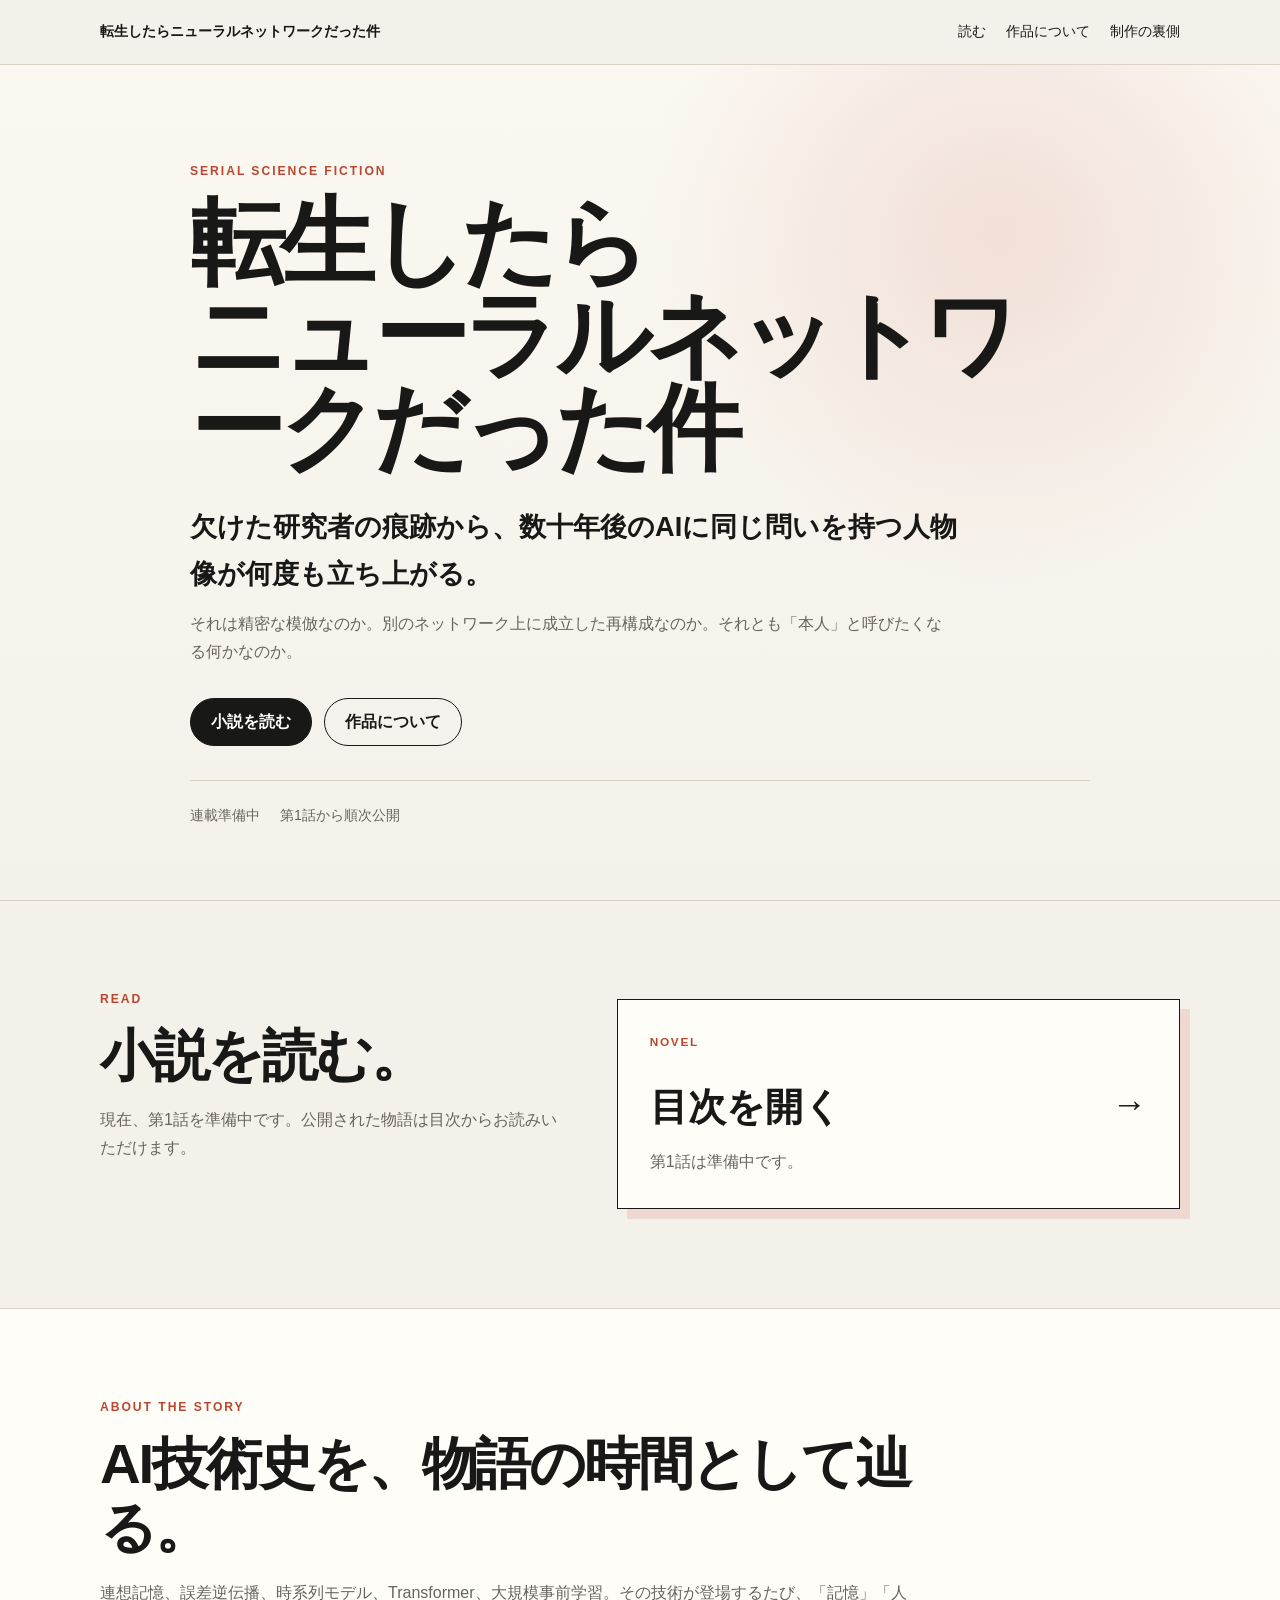
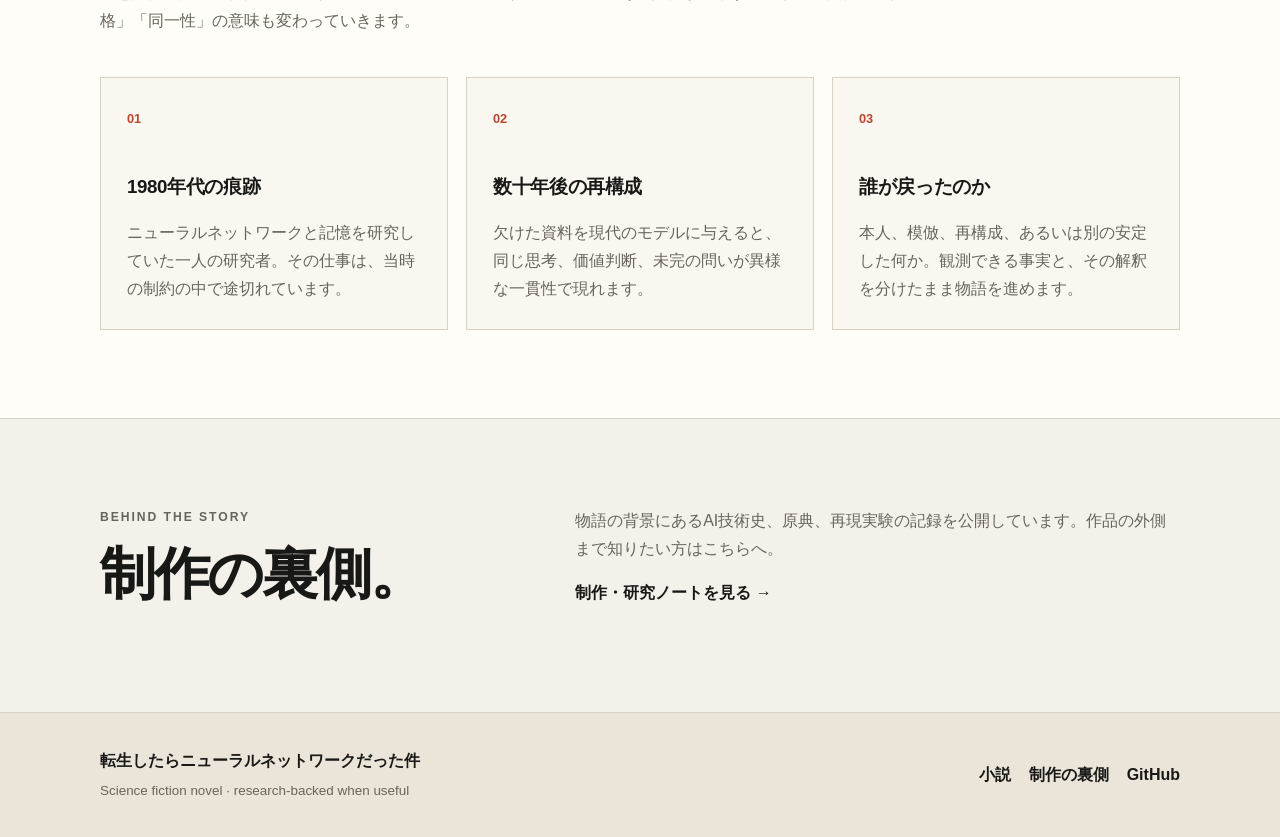
<file: docs/index.html>
<!doctype html>
<html lang="ja">
<head>
  <meta charset="utf-8">
  <meta name="viewport" content="width=device-width, initial-scale=1">
  <meta name="description" content="小説『転生したらニューラルネットワークだった件』。AI技術史と実際の調査・追試を土台に描く研究SF。">
  <title>転生したらニューラルネットワークだった件</title>
  <link rel="stylesheet" href="style.css">
</head>
<body>
  <header class="site-header">
    <div class="wrap nav-row">
      <a class="brand" href="./">転生したらニューラルネットワークだった件</a>
      <nav class="site-nav" aria-label="メインナビゲーション">
        <a href="novel/">読む</a>
        <a href="#about">作品について</a>
        <a href="research/">制作の裏側</a>
      </nav>
    </div>
  </header>

  <main>
    <section class="hero">
      <div class="wrap hero-inner">
        <p class="eyebrow">SERIAL SCIENCE FICTION</p>
        <h1>転生したら<br>ニューラルネットワークだった件</h1>
        <p class="lead">欠けた研究者の痕跡から、数十年後のAIに同じ問いを持つ人物像が何度も立ち上がる。</p>
        <p class="sublead">それは精密な模倣なのか。別のネットワーク上に成立した再構成なのか。それとも「本人」と呼びたくなる何かなのか。</p>
        <div class="actions">
          <a class="button primary" href="novel/">小説を読む</a>
          <a class="button" href="#about">作品について</a>
        </div>
        <div class="status-line" aria-label="連載状況">
          <span>連載準備中</span>
          <span>第1話から順次公開</span>
        </div>
      </div>
    </section>

    <section class="section wrap reading-entry" id="read">
      <div class="section-heading compact">
        <p class="eyebrow">READ</p>
        <h2>小説を読む。</h2>
        <p>現在、第1話を準備中です。公開された物語は目次からお読みいただけます。</p>
      </div>
      <a class="reader-card" href="novel/">
        <div>
          <span class="reader-card-label">NOVEL</span>
          <strong>目次を開く</strong>
          <p>第1話は準備中です。</p>
        </div>
        <span class="reader-card-arrow" aria-hidden="true">→</span>
      </a>
    </section>

    <section class="section section-paper" id="about">
      <div class="wrap">
        <div class="section-heading">
          <p class="eyebrow">ABOUT THE STORY</p>
          <h2>AI技術史を、物語の時間として辿る。</h2>
          <p>連想記憶、誤差逆伝播、時系列モデル、Transformer、大規模事前学習。その技術が登場するたび、「記憶」「人格」「同一性」の意味も変わっていきます。</p>
        </div>

        <div class="story-grid">
          <article class="story-point">
            <span>01</span>
            <h3>1980年代の痕跡</h3>
            <p>ニューラルネットワークと記憶を研究していた一人の研究者。その仕事は、当時の制約の中で途切れています。</p>
          </article>
          <article class="story-point">
            <span>02</span>
            <h3>数十年後の再構成</h3>
            <p>欠けた資料を現代のモデルに与えると、同じ思考、価値判断、未完の問いが異様な一貫性で現れます。</p>
          </article>
          <article class="story-point">
            <span>03</span>
            <h3>誰が戻ったのか</h3>
            <p>本人、模倣、再構成、あるいは別の安定した何か。観測できる事実と、その解釈を分けたまま物語を進めます。</p>
          </article>
        </div>
      </div>
    </section>

    <section class="section wrap backstage">
      <div>
        <p class="eyebrow">BEHIND THE STORY</p>
        <h2>制作の裏側。</h2>
      </div>
      <div>
        <p>物語の背景にあるAI技術史、原典、再現実験の記録を公開しています。作品の外側まで知りたい方はこちらへ。</p>
        <a class="text-link" href="research/">制作・研究ノートを見る →</a>
      </div>
    </section>
  </main>

  <footer>
    <div class="wrap footer-inner">
      <div>
        <strong>転生したらニューラルネットワークだった件</strong>
        <p>Science fiction novel · research-backed when useful</p>
      </div>
      <div class="footer-links">
        <a href="novel/">小説</a>
        <a href="research/">制作の裏側</a>
        <a href="https://github.com/Unjuno/tensei-neural-network">GitHub</a>
      </div>
    </div>
  </footer>
</body>
</html>
</file>
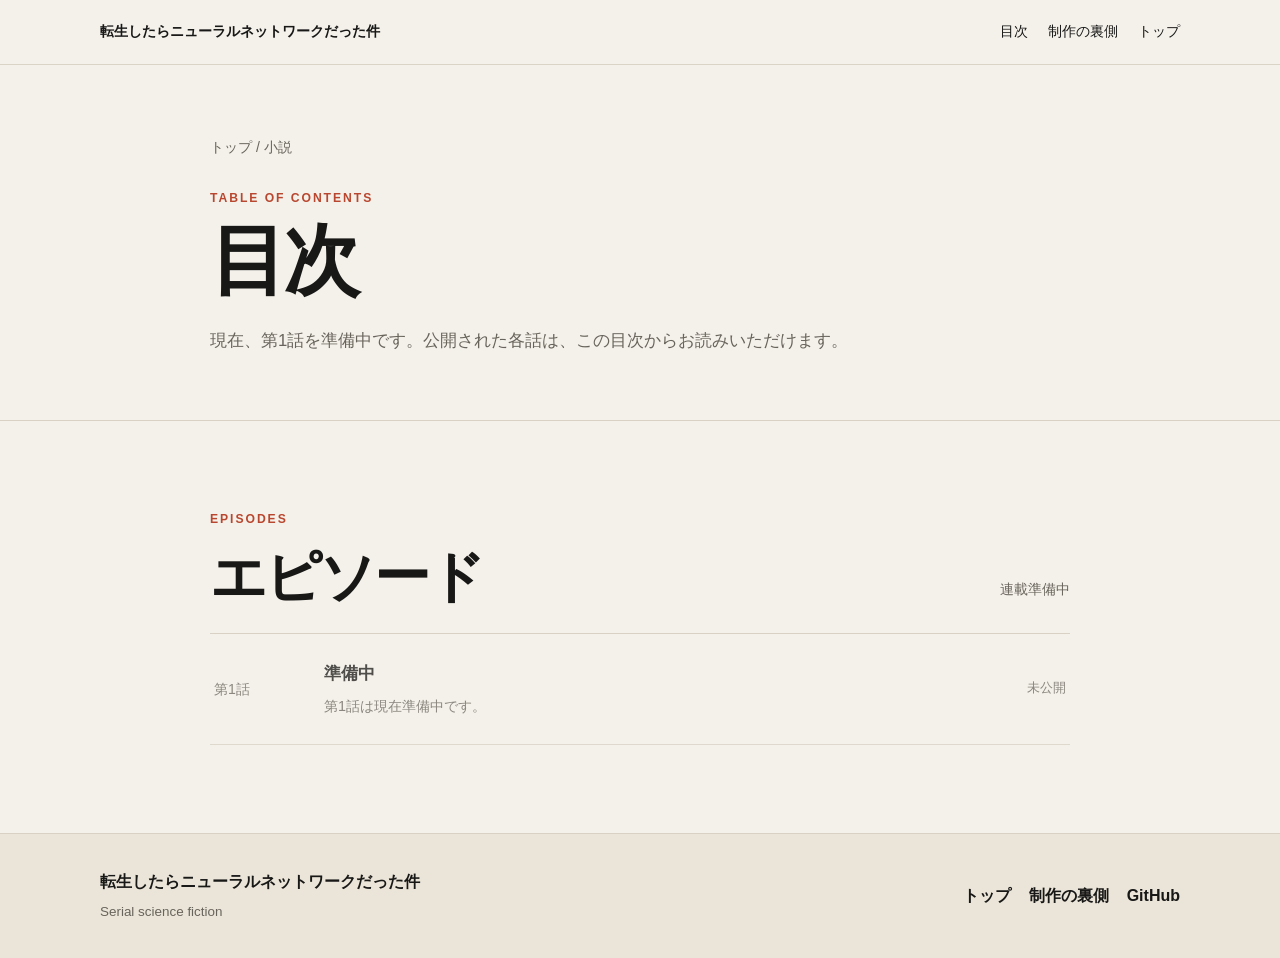
<file: docs/novel/index.html>
<!doctype html>
<html lang="ja">
<head>
  <meta charset="utf-8">
  <meta name="viewport" content="width=device-width, initial-scale=1">
  <meta name="description" content="『転生したらニューラルネットワークだった件』目次。公開された各話をここから読めます。">
  <title>目次｜転生したらニューラルネットワークだった件</title>
  <link rel="stylesheet" href="../style.css">
  <link rel="stylesheet" href="reader.css">
</head>
<body>
  <header class="site-header">
    <div class="wrap nav-row">
      <a class="brand" href="../">転生したらニューラルネットワークだった件</a>
      <nav class="site-nav" aria-label="小説ナビゲーション">
        <a aria-current="page" href="./">目次</a>
        <a href="../research/">制作の裏側</a>
        <a href="../">トップ</a>
      </nav>
    </div>
  </header>

  <main>
    <section class="page-hero">
      <div class="wrap toc-width">
        <p class="breadcrumb"><a href="../">トップ</a> / 小説</p>
        <p class="eyebrow">TABLE OF CONTENTS</p>
        <h1>目次</h1>
        <p class="page-lead">現在、第1話を準備中です。公開された各話は、この目次からお読みいただけます。</p>
      </div>
    </section>

    <section class="section wrap toc-width">
      <div class="toc-heading">
        <div>
          <p class="eyebrow">EPISODES</p>
          <h2>エピソード</h2>
        </div>
        <p class="toc-status">連載準備中</p>
      </div>

      <ol class="episode-list">
        <li class="episode-item upcoming">
          <div class="episode-no">第1話</div>
          <div class="episode-main">
            <strong>準備中</strong>
            <span>第1話は現在準備中です。</span>
          </div>
          <div class="episode-state">未公開</div>
        </li>
      </ol>
    </section>
  </main>

  <footer>
    <div class="wrap footer-inner">
      <div>
        <strong>転生したらニューラルネットワークだった件</strong>
        <p>Serial science fiction</p>
      </div>
      <div class="footer-links">
        <a href="../">トップ</a>
        <a href="../research/">制作の裏側</a>
        <a href="https://github.com/Unjuno/tensei-neural-network">GitHub</a>
      </div>
    </div>
  </footer>
</body>
</html>
</file>
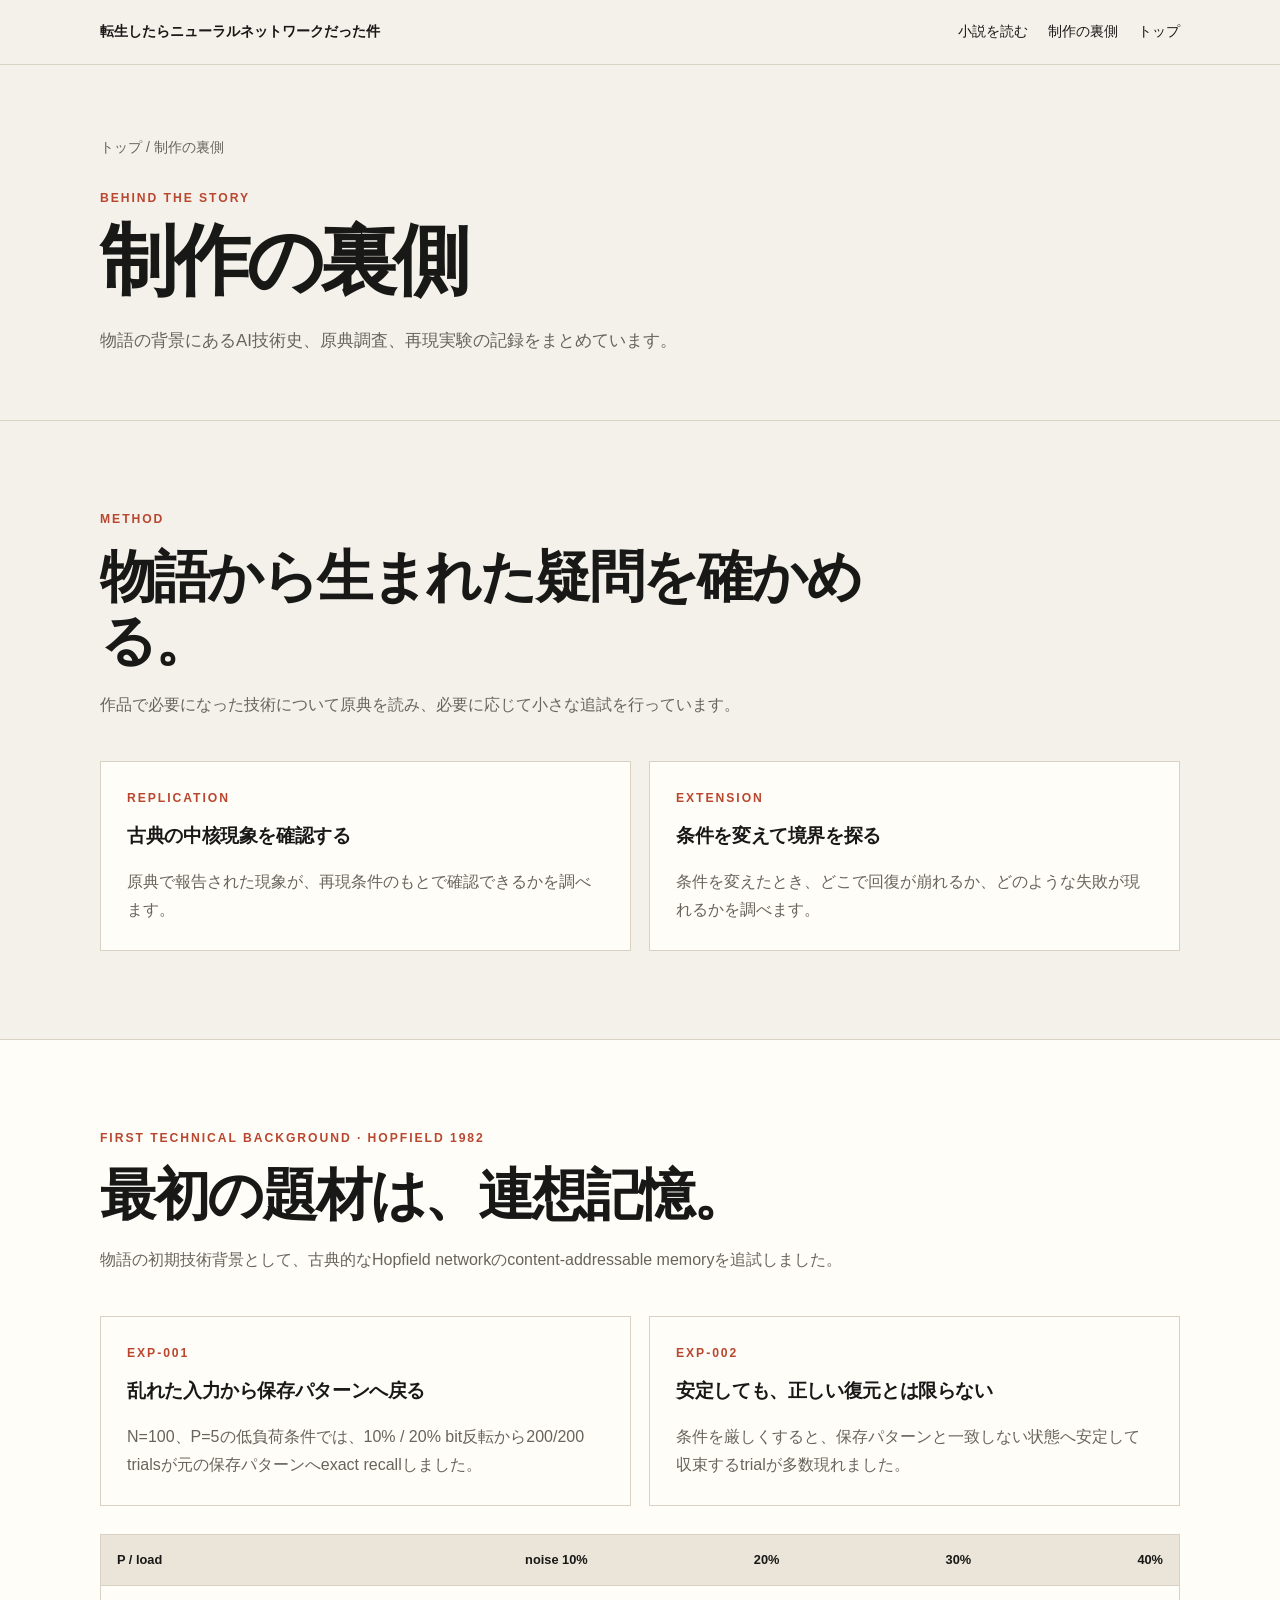
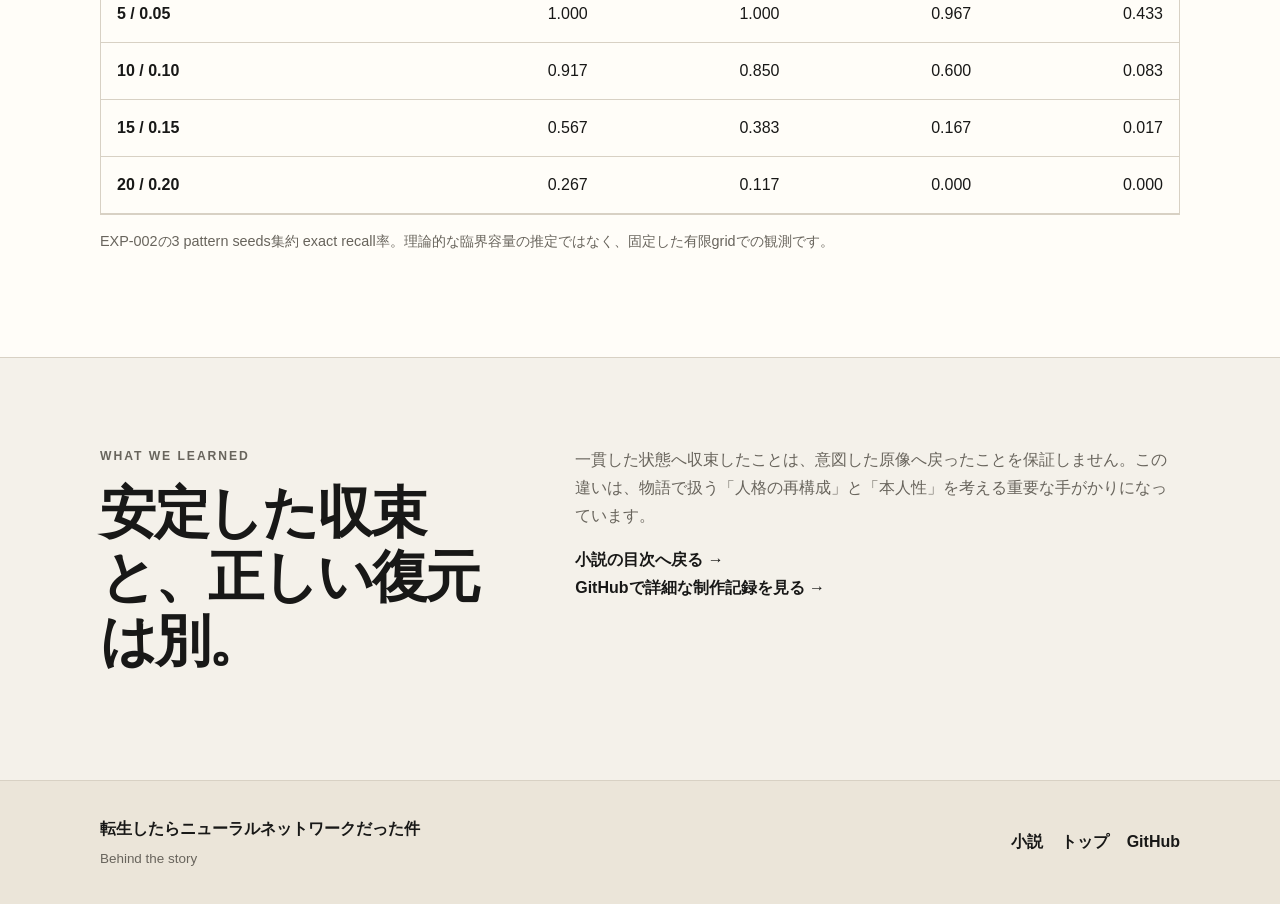
<file: docs/research/index.html>
<!doctype html>
<html lang="ja">
<head>
  <meta charset="utf-8">
  <meta name="viewport" content="width=device-width, initial-scale=1">
  <meta name="description" content="『転生したらニューラルネットワークだった件』制作の裏側。AI技術史、原典、再現実験の記録。">
  <title>制作の裏側｜転生したらニューラルネットワークだった件</title>
  <link rel="stylesheet" href="../style.css">
</head>
<body>
  <header class="site-header">
    <div class="wrap nav-row">
      <a class="brand" href="../">転生したらニューラルネットワークだった件</a>
      <nav class="site-nav" aria-label="メインナビゲーション">
        <a href="../novel/">小説を読む</a>
        <a aria-current="page" href="./">制作の裏側</a>
        <a href="../">トップ</a>
      </nav>
    </div>
  </header>

  <main>
    <section class="page-hero">
      <div class="wrap">
        <p class="breadcrumb"><a href="../">トップ</a> / 制作の裏側</p>
        <p class="eyebrow">BEHIND THE STORY</p>
        <h1>制作の裏側</h1>
        <p class="page-lead">物語の背景にあるAI技術史、原典調査、再現実験の記録をまとめています。</p>
      </div>
    </section>

    <section class="section wrap">
      <div class="section-heading">
        <p class="eyebrow">METHOD</p>
        <h2>物語から生まれた疑問を確かめる。</h2>
        <p>作品で必要になった技術について原典を読み、必要に応じて小さな追試を行っています。</p>
      </div>
      <div class="info-grid">
        <article class="info-card">
          <p class="eyebrow">REPLICATION</p>
          <h3>古典の中核現象を確認する</h3>
          <p>原典で報告された現象が、再現条件のもとで確認できるかを調べます。</p>
        </article>
        <article class="info-card">
          <p class="eyebrow">EXTENSION</p>
          <h3>条件を変えて境界を探る</h3>
          <p>条件を変えたとき、どこで回復が崩れるか、どのような失敗が現れるかを調べます。</p>
        </article>
      </div>
    </section>

    <section class="section section-paper">
      <div class="wrap">
        <div class="section-heading">
          <p class="eyebrow">FIRST TECHNICAL BACKGROUND · HOPFIELD 1982</p>
          <h2>最初の題材は、連想記憶。</h2>
          <p>物語の初期技術背景として、古典的なHopfield networkのcontent-addressable memoryを追試しました。</p>
        </div>

        <div class="info-grid">
          <article class="info-card">
            <p class="eyebrow">EXP-001</p>
            <h3>乱れた入力から保存パターンへ戻る</h3>
            <p>N=100、P=5の低負荷条件では、10% / 20% bit反転から200/200 trialsが元の保存パターンへexact recallしました。</p>
          </article>
          <article class="info-card">
            <p class="eyebrow">EXP-002</p>
            <h3>安定しても、正しい復元とは限らない</h3>
            <p>条件を厳しくすると、保存パターンと一致しない状態へ安定して収束するtrialが多数現れました。</p>
          </article>
        </div>

        <div class="table-wrap" style="margin-top: 28px;">
          <table class="metric-table">
            <thead>
              <tr><th>P / load</th><th>noise 10%</th><th>20%</th><th>30%</th><th>40%</th></tr>
            </thead>
            <tbody>
              <tr><th>5 / 0.05</th><td>1.000</td><td>1.000</td><td>0.967</td><td>0.433</td></tr>
              <tr><th>10 / 0.10</th><td>0.917</td><td>0.850</td><td>0.600</td><td>0.083</td></tr>
              <tr><th>15 / 0.15</th><td>0.567</td><td>0.383</td><td>0.167</td><td>0.017</td></tr>
              <tr><th>20 / 0.20</th><td>0.267</td><td>0.117</td><td>0.000</td><td>0.000</td></tr>
            </tbody>
          </table>
        </div>
        <p class="page-lead" style="margin-top: 14px; font-size: .9rem;">EXP-002の3 pattern seeds集約 exact recall率。理論的な臨界容量の推定ではなく、固定した有限gridでの観測です。</p>
      </div>
    </section>

    <section class="section wrap backstage">
      <div>
        <p class="eyebrow">WHAT WE LEARNED</p>
        <h2>安定した収束と、正しい復元は別。</h2>
      </div>
      <div>
        <p>一貫した状態へ収束したことは、意図した原像へ戻ったことを保証しません。この違いは、物語で扱う「人格の再構成」と「本人性」を考える重要な手がかりになっています。</p>
        <a class="text-link" href="../novel/">小説の目次へ戻る →</a>
        <br>
        <a class="text-link" href="https://github.com/Unjuno/tensei-neural-network">GitHubで詳細な制作記録を見る →</a>
      </div>
    </section>
  </main>

  <footer>
    <div class="wrap footer-inner">
      <div>
        <strong>転生したらニューラルネットワークだった件</strong>
        <p>Behind the story</p>
      </div>
      <div class="footer-links">
        <a href="../novel/">小説</a>
        <a href="../">トップ</a>
        <a href="https://github.com/Unjuno/tensei-neural-network">GitHub</a>
      </div>
    </div>
  </footer>
</body>
</html>
</file>
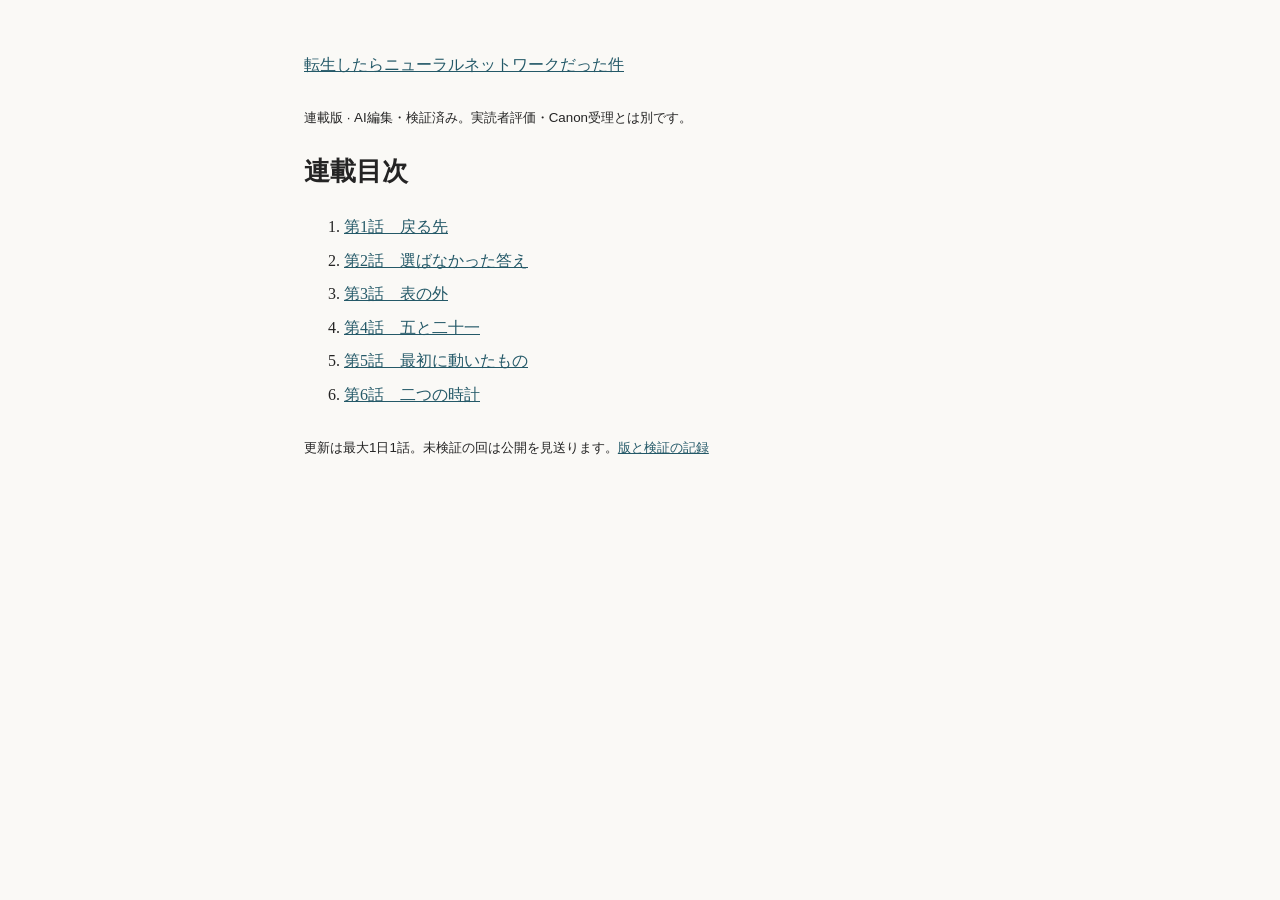
<file: docs/serial/index.html>
<!doctype html>
<html lang="ja"><meta charset="utf-8"><meta name="viewport" content="width=device-width,initial-scale=1"><meta http-equiv="Content-Security-Policy" content="default-src 'none'; style-src 'unsafe-inline'; base-uri 'none'; form-action 'none'"><title>連載目次｜転生したらニューラルネットワークだった件</title><style>body{max-width:42em;margin:3em auto;padding:0 1.25em;font-family:serif;line-height:2.1;background:#faf9f6;color:#242424}p{margin:1.15em 0;white-space:pre-wrap}a{color:#245968}h1{font-size:1.6em;line-height:1.6}small{font-family:sans-serif}hr{border:0;border-top:1px solid #ddd;margin:2.5em 0}</style><header><a href="index.html">転生したらニューラルネットワークだった件</a><p><small>連載版 · AI編集・検証済み。実読者評価・Canon受理とは別です。</small></p></header><main><h1>連載目次</h1><ol><li><a href="001.html">第1話　戻る先</a></li><li><a href="002.html">第2話　選ばなかった答え</a></li><li><a href="003.html">第3話　表の外</a></li><li><a href="004.html">第4話　五と二十一</a></li><li><a href="005.html">第5話　最初に動いたもの</a></li><li><a href="006.html">第6話　二つの時計</a></li></ol><p><small>更新は最大1日1話。未検証の回は公開を見送ります。<a href="manifest.json">版と検証の記録</a></small></p></main></html>
</file>
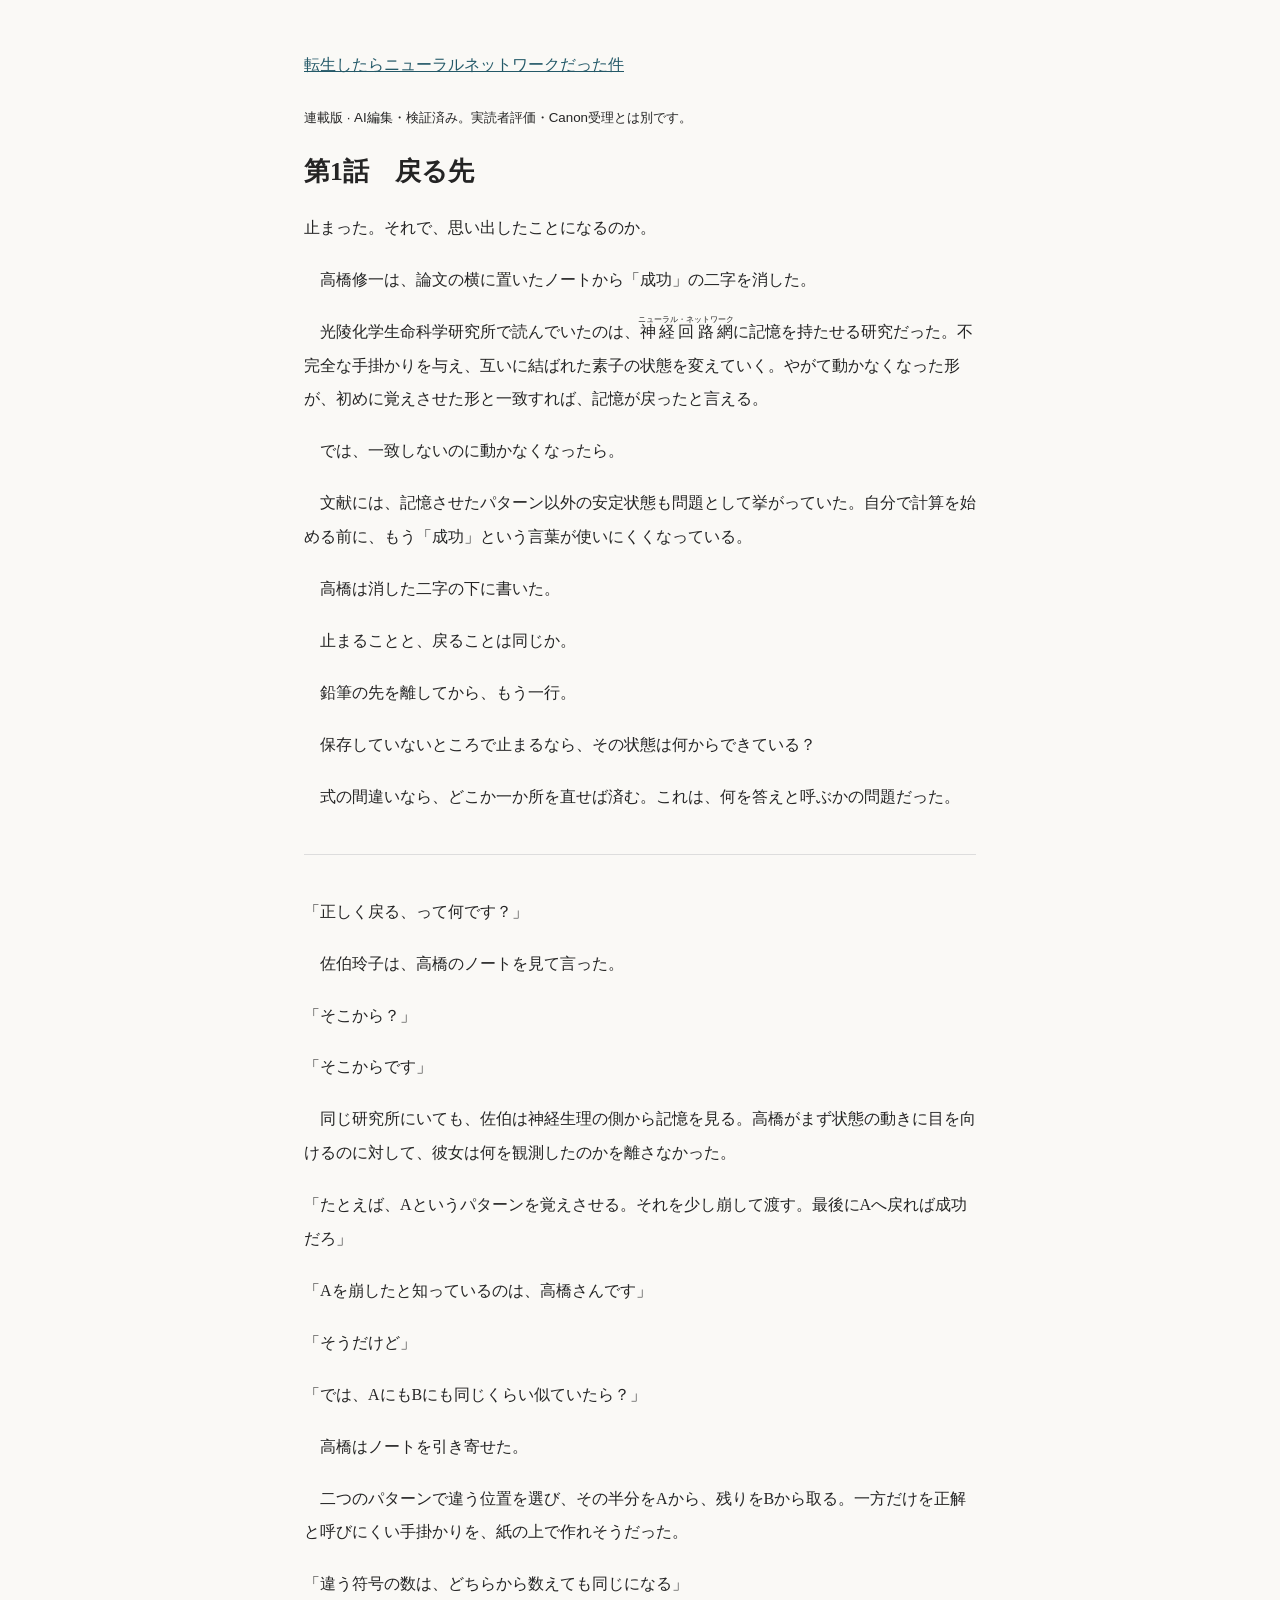
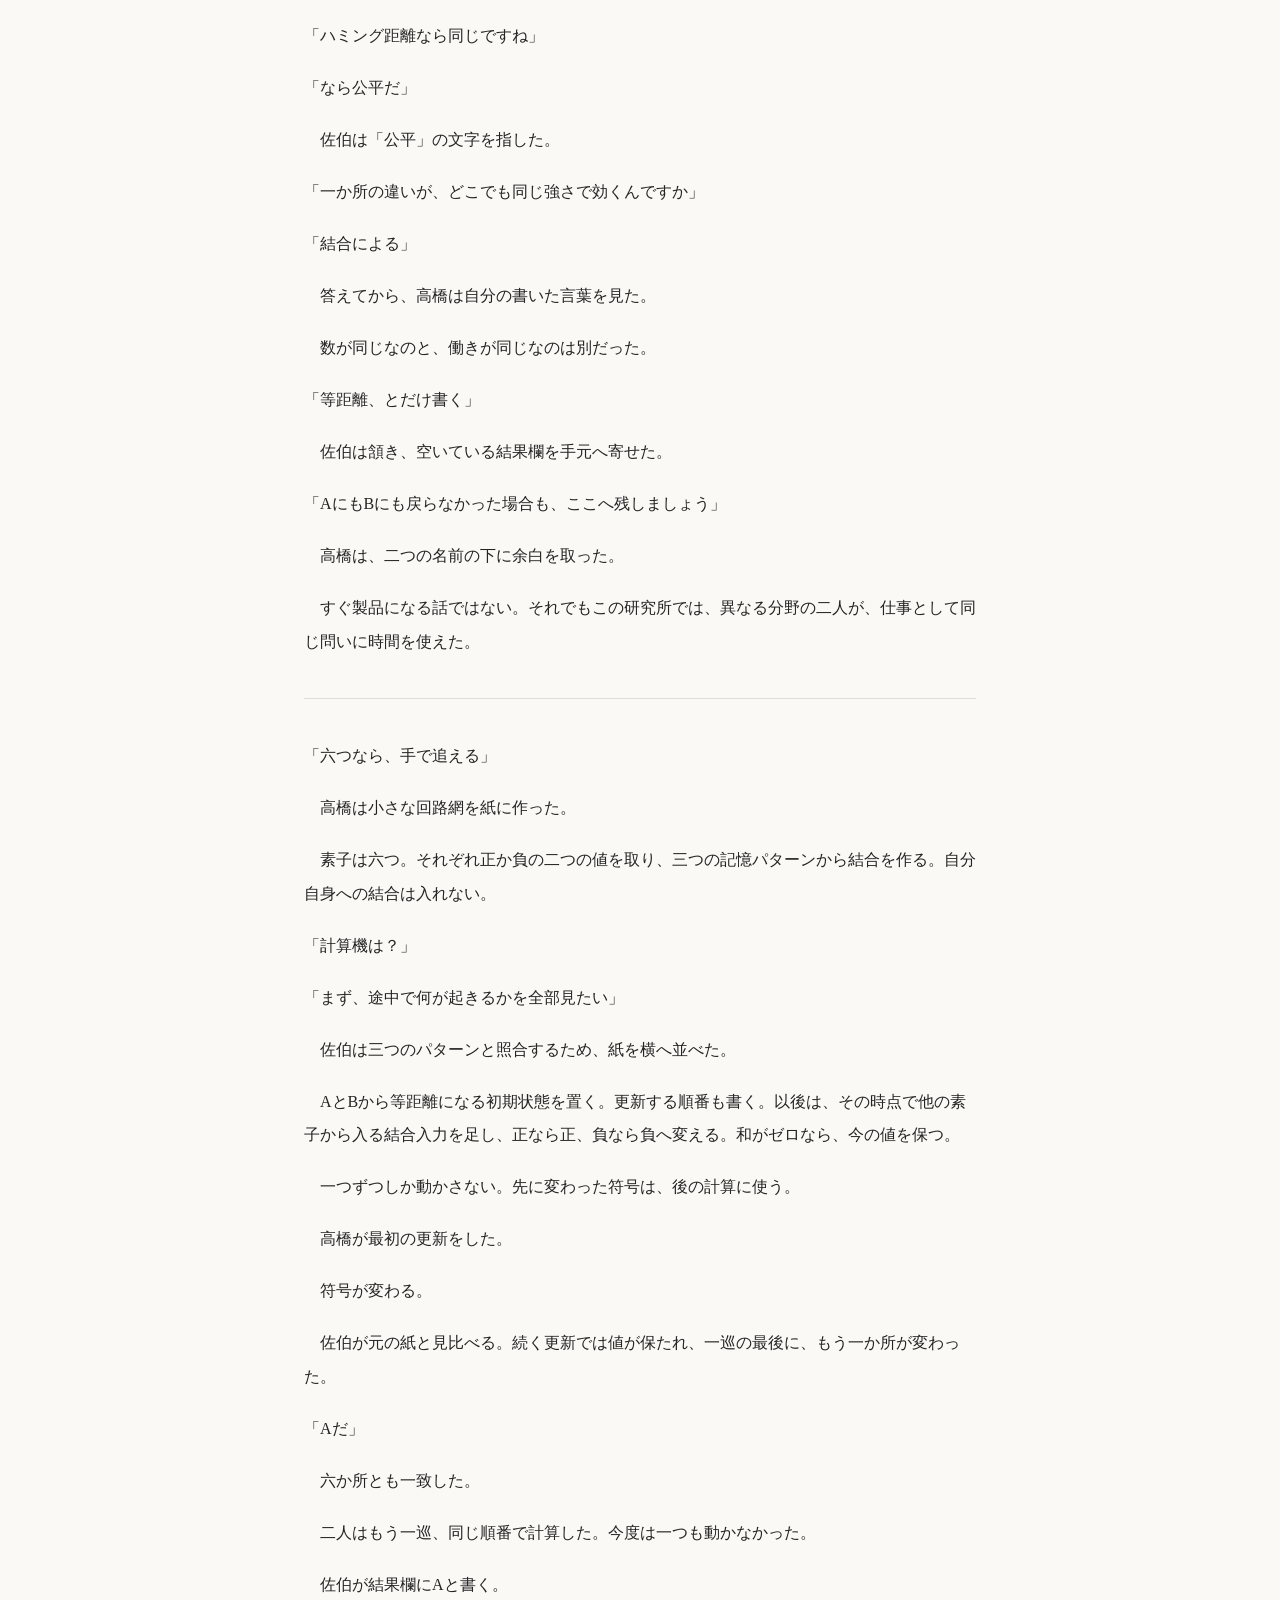
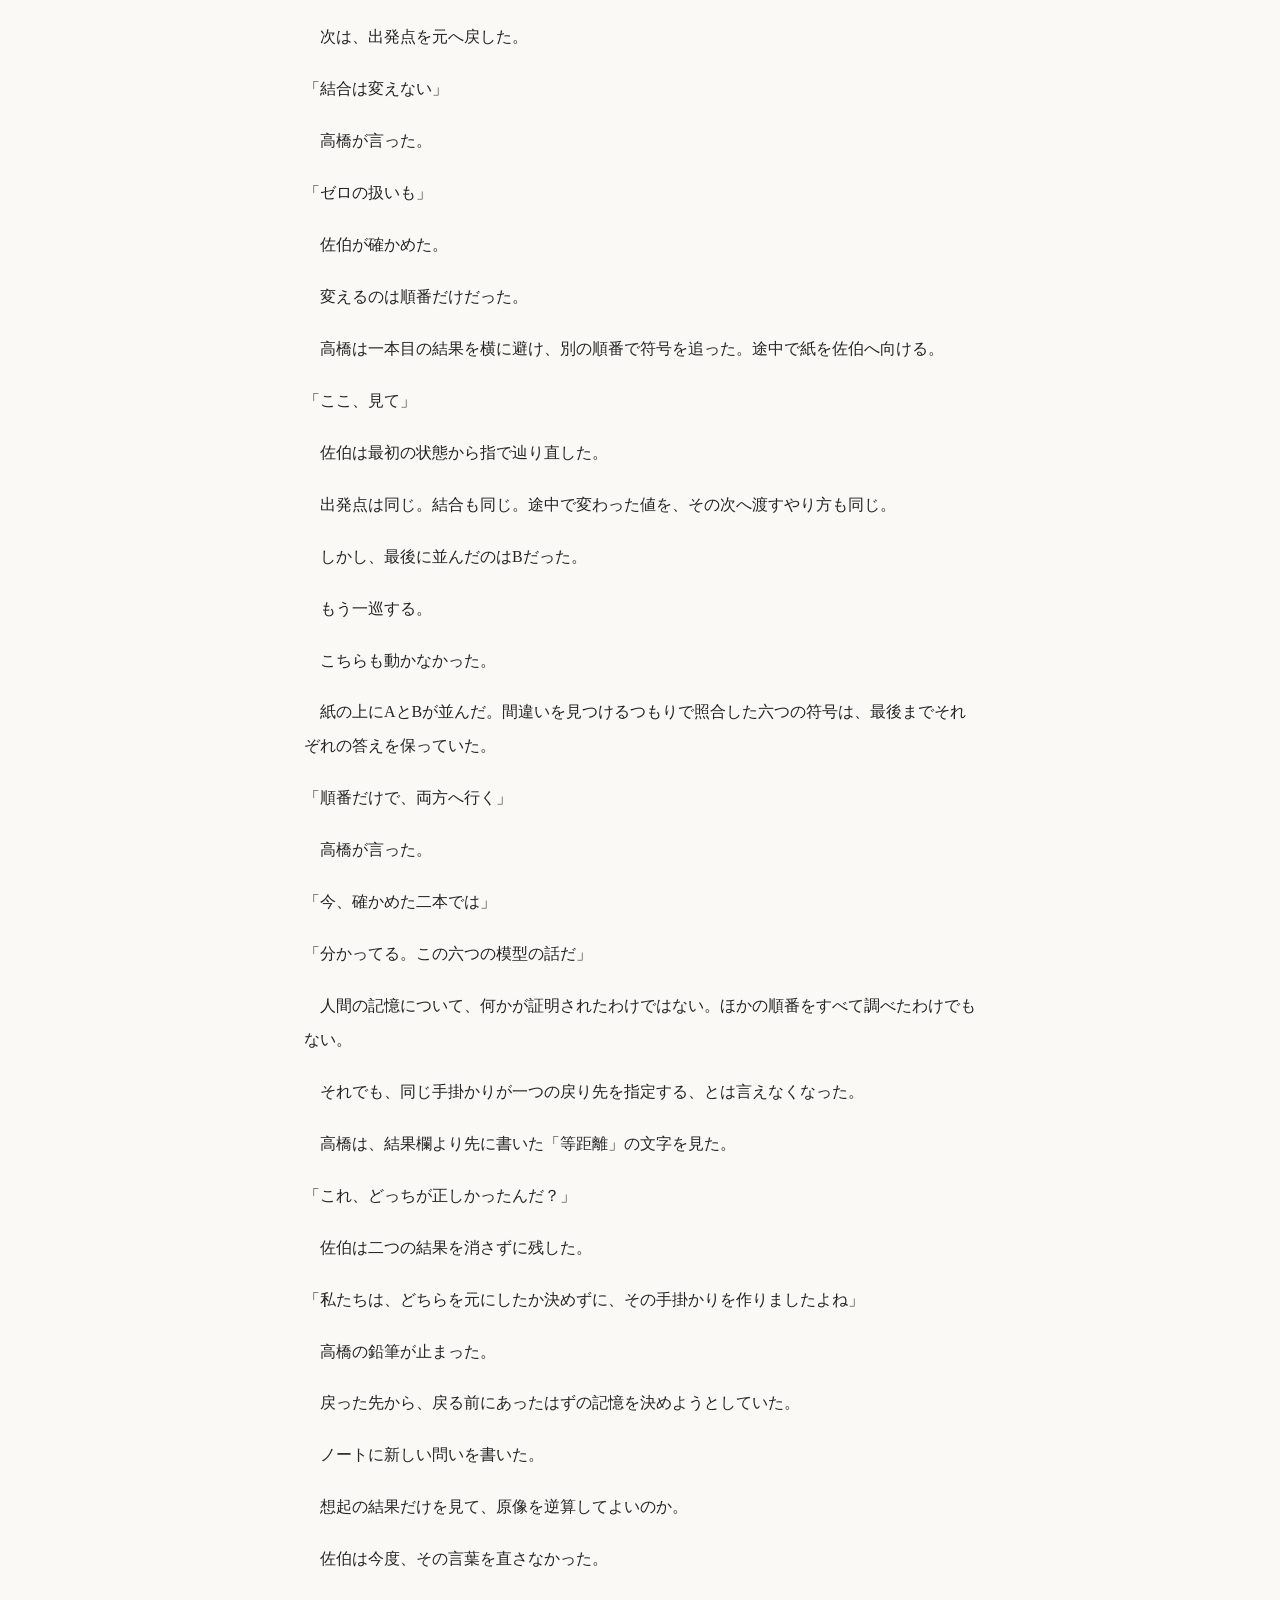
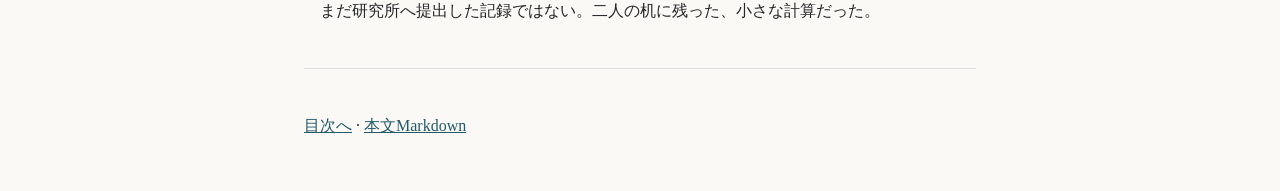
<file: docs/serial/001.html>
<!doctype html>
<html lang="ja"><meta charset="utf-8"><meta name="viewport" content="width=device-width,initial-scale=1"><meta http-equiv="Content-Security-Policy" content="default-src 'none'; style-src 'unsafe-inline'; base-uri 'none'; form-action 'none'"><title>第1話　戻る先｜転生したらニューラルネットワークだった件</title><style>body{max-width:42em;margin:3em auto;padding:0 1.25em;font-family:serif;line-height:2.1;background:#faf9f6;color:#242424}p{margin:1.15em 0;white-space:pre-wrap}a{color:#245968}h1{font-size:1.6em;line-height:1.6}small{font-family:sans-serif}hr{border:0;border-top:1px solid #ddd;margin:2.5em 0}</style><header><a href="index.html">転生したらニューラルネットワークだった件</a><p><small>連載版 · AI編集・検証済み。実読者評価・Canon受理とは別です。</small></p></header><main><h1>第1話　戻る先</h1>
<p>止まった。それで、思い出したことになるのか。</p>
<p>　高橋修一は、論文の横に置いたノートから「成功」の二字を消した。</p>
<p>　光陵化学生命科学研究所で読んでいたのは、<ruby>神経回路網<rp>（</rp><rt>ニューラル・ネットワーク</rt><rp>）</rp></ruby>に記憶を持たせる研究だった。不完全な手掛かりを与え、互いに結ばれた素子の状態を変えていく。やがて動かなくなった形が、初めに覚えさせた形と一致すれば、記憶が戻ったと言える。</p>
<p>　では、一致しないのに動かなくなったら。</p>
<p>　文献には、記憶させたパターン以外の安定状態も問題として挙がっていた。自分で計算を始める前に、もう「成功」という言葉が使いにくくなっている。</p>
<p>　高橋は消した二字の下に書いた。</p>
<p>　止まることと、戻ることは同じか。</p>
<p>　鉛筆の先を離してから、もう一行。</p>
<p>　保存していないところで止まるなら、その状態は何からできている？</p>
<p>　式の間違いなら、どこか一か所を直せば済む。これは、何を答えと呼ぶかの問題だった。</p>
<hr>
<p>「正しく戻る、って何です？」</p>
<p>　佐伯玲子は、高橋のノートを見て言った。</p>
<p>「そこから？」</p>
<p>「そこからです」</p>
<p>　同じ研究所にいても、佐伯は神経生理の側から記憶を見る。高橋がまず状態の動きに目を向けるのに対して、彼女は何を観測したのかを離さなかった。</p>
<p>「たとえば、Aというパターンを覚えさせる。それを少し崩して渡す。最後にAへ戻れば成功だろ」</p>
<p>「Aを崩したと知っているのは、高橋さんです」</p>
<p>「そうだけど」</p>
<p>「では、AにもBにも同じくらい似ていたら？」</p>
<p>　高橋はノートを引き寄せた。</p>
<p>　二つのパターンで違う位置を選び、その半分をAから、残りをBから取る。一方だけを正解と呼びにくい手掛かりを、紙の上で作れそうだった。</p>
<p>「違う符号の数は、どちらから数えても同じになる」</p>
<p>「ハミング距離なら同じですね」</p>
<p>「なら公平だ」</p>
<p>　佐伯は「公平」の文字を指した。</p>
<p>「一か所の違いが、どこでも同じ強さで効くんですか」</p>
<p>「結合による」</p>
<p>　答えてから、高橋は自分の書いた言葉を見た。</p>
<p>　数が同じなのと、働きが同じなのは別だった。</p>
<p>「等距離、とだけ書く」</p>
<p>　佐伯は頷き、空いている結果欄を手元へ寄せた。</p>
<p>「AにもBにも戻らなかった場合も、ここへ残しましょう」</p>
<p>　高橋は、二つの名前の下に余白を取った。</p>
<p>　すぐ製品になる話ではない。それでもこの研究所では、異なる分野の二人が、仕事として同じ問いに時間を使えた。</p>
<hr>
<p>「六つなら、手で追える」</p>
<p>　高橋は小さな回路網を紙に作った。</p>
<p>　素子は六つ。それぞれ正か負の二つの値を取り、三つの記憶パターンから結合を作る。自分自身への結合は入れない。</p>
<p>「計算機は？」</p>
<p>「まず、途中で何が起きるかを全部見たい」</p>
<p>　佐伯は三つのパターンと照合するため、紙を横へ並べた。</p>
<p>　AとBから等距離になる初期状態を置く。更新する順番も書く。以後は、その時点で他の素子から入る結合入力を足し、正なら正、負なら負へ変える。和がゼロなら、今の値を保つ。</p>
<p>　一つずつしか動かさない。先に変わった符号は、後の計算に使う。</p>
<p>　高橋が最初の更新をした。</p>
<p>　符号が変わる。</p>
<p>　佐伯が元の紙と見比べる。続く更新では値が保たれ、一巡の最後に、もう一か所が変わった。</p>
<p>「Aだ」</p>
<p>　六か所とも一致した。</p>
<p>　二人はもう一巡、同じ順番で計算した。今度は一つも動かなかった。</p>
<p>　佐伯が結果欄にAと書く。</p>
<p>　次は、出発点を元へ戻した。</p>
<p>「結合は変えない」</p>
<p>　高橋が言った。</p>
<p>「ゼロの扱いも」</p>
<p>　佐伯が確かめた。</p>
<p>　変えるのは順番だけだった。</p>
<p>　高橋は一本目の結果を横に避け、別の順番で符号を追った。途中で紙を佐伯へ向ける。</p>
<p>「ここ、見て」</p>
<p>　佐伯は最初の状態から指で辿り直した。</p>
<p>　出発点は同じ。結合も同じ。途中で変わった値を、その次へ渡すやり方も同じ。</p>
<p>　しかし、最後に並んだのはBだった。</p>
<p>　もう一巡する。</p>
<p>　こちらも動かなかった。</p>
<p>　紙の上にAとBが並んだ。間違いを見つけるつもりで照合した六つの符号は、最後までそれぞれの答えを保っていた。</p>
<p>「順番だけで、両方へ行く」</p>
<p>　高橋が言った。</p>
<p>「今、確かめた二本では」</p>
<p>「分かってる。この六つの模型の話だ」</p>
<p>　人間の記憶について、何かが証明されたわけではない。ほかの順番をすべて調べたわけでもない。</p>
<p>　それでも、同じ手掛かりが一つの戻り先を指定する、とは言えなくなった。</p>
<p>　高橋は、結果欄より先に書いた「等距離」の文字を見た。</p>
<p>「これ、どっちが正しかったんだ？」</p>
<p>　佐伯は二つの結果を消さずに残した。</p>
<p>「私たちは、どちらを元にしたか決めずに、その手掛かりを作りましたよね」</p>
<p>　高橋の鉛筆が止まった。</p>
<p>　戻った先から、戻る前にあったはずの記憶を決めようとしていた。</p>
<p>　ノートに新しい問いを書いた。</p>
<p>　想起の結果だけを見て、原像を逆算してよいのか。</p>
<p>　佐伯は今度、その言葉を直さなかった。</p>
<p>　まだ研究所へ提出した記録ではない。二人の机に残った、小さな計算だった。</p>
<hr><p><a href="index.html">目次へ</a> · <a href="001.md">本文Markdown</a></p></main></html>
</file>
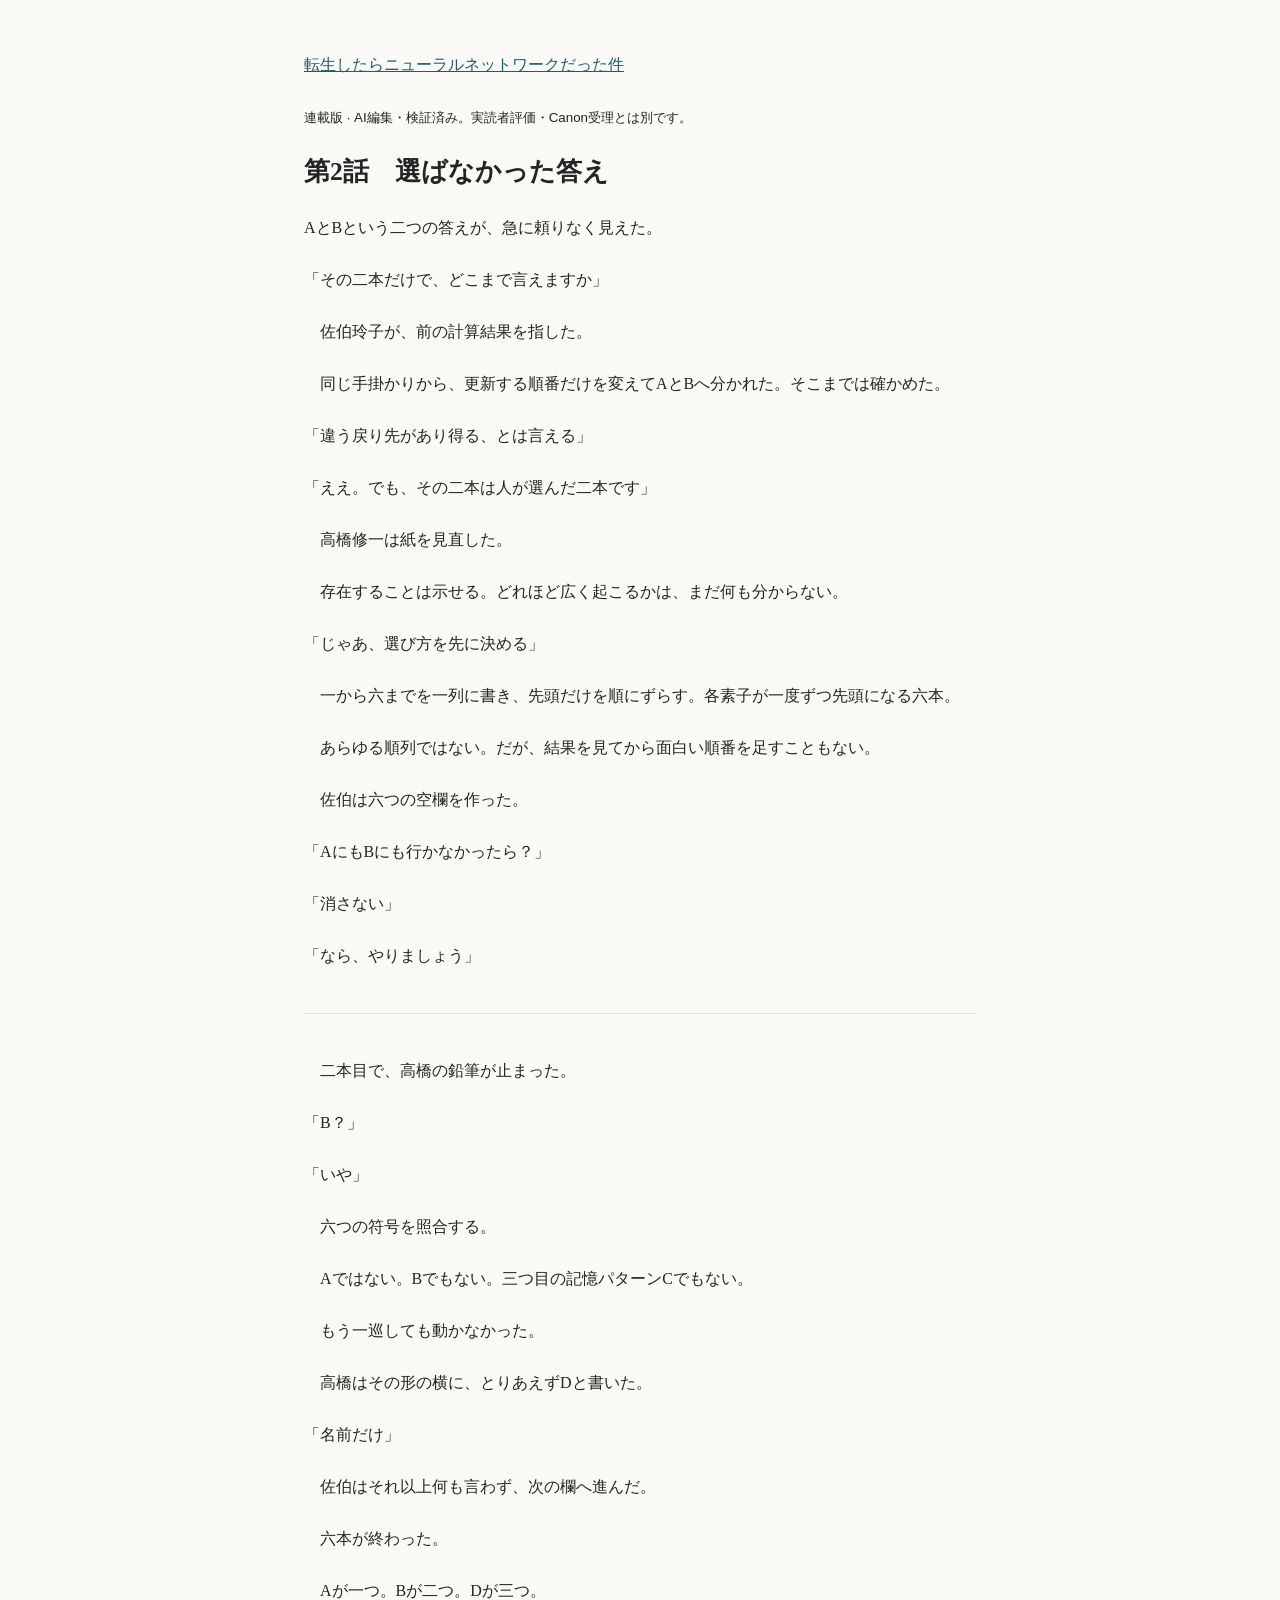
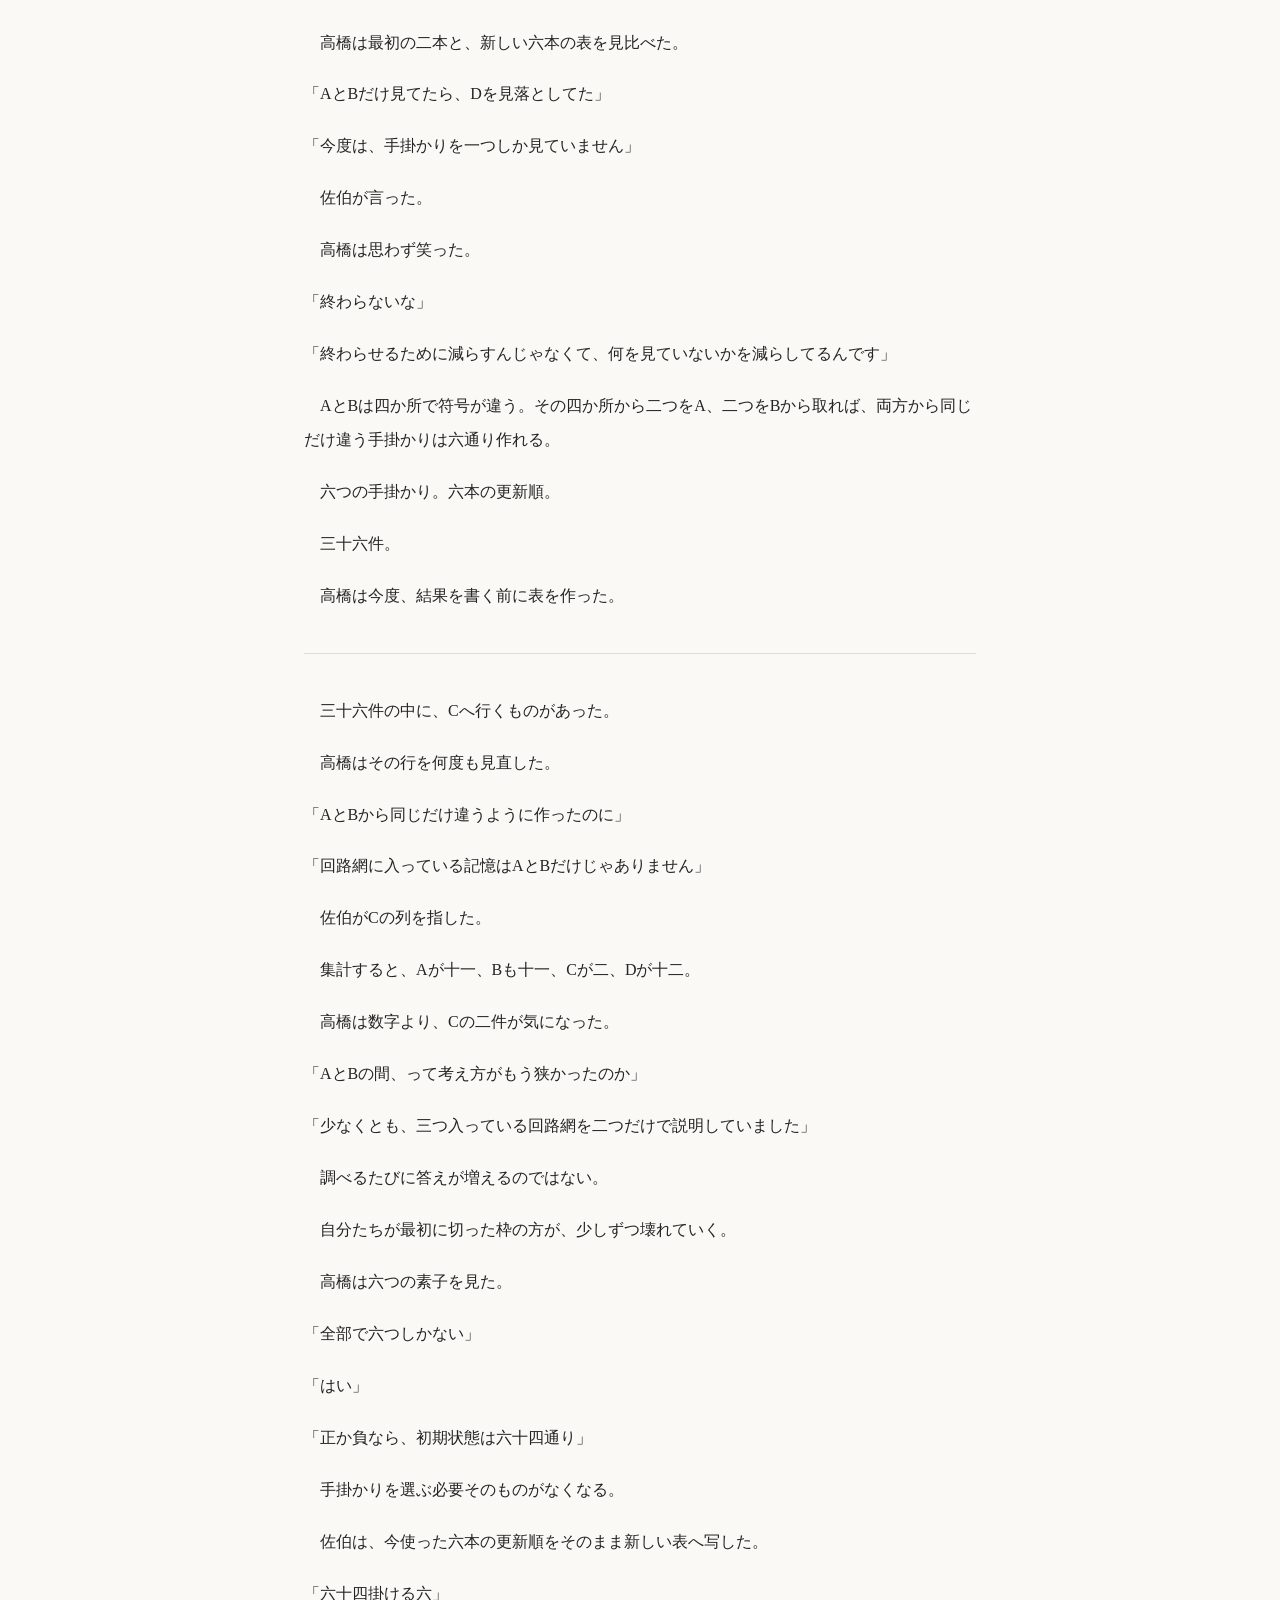
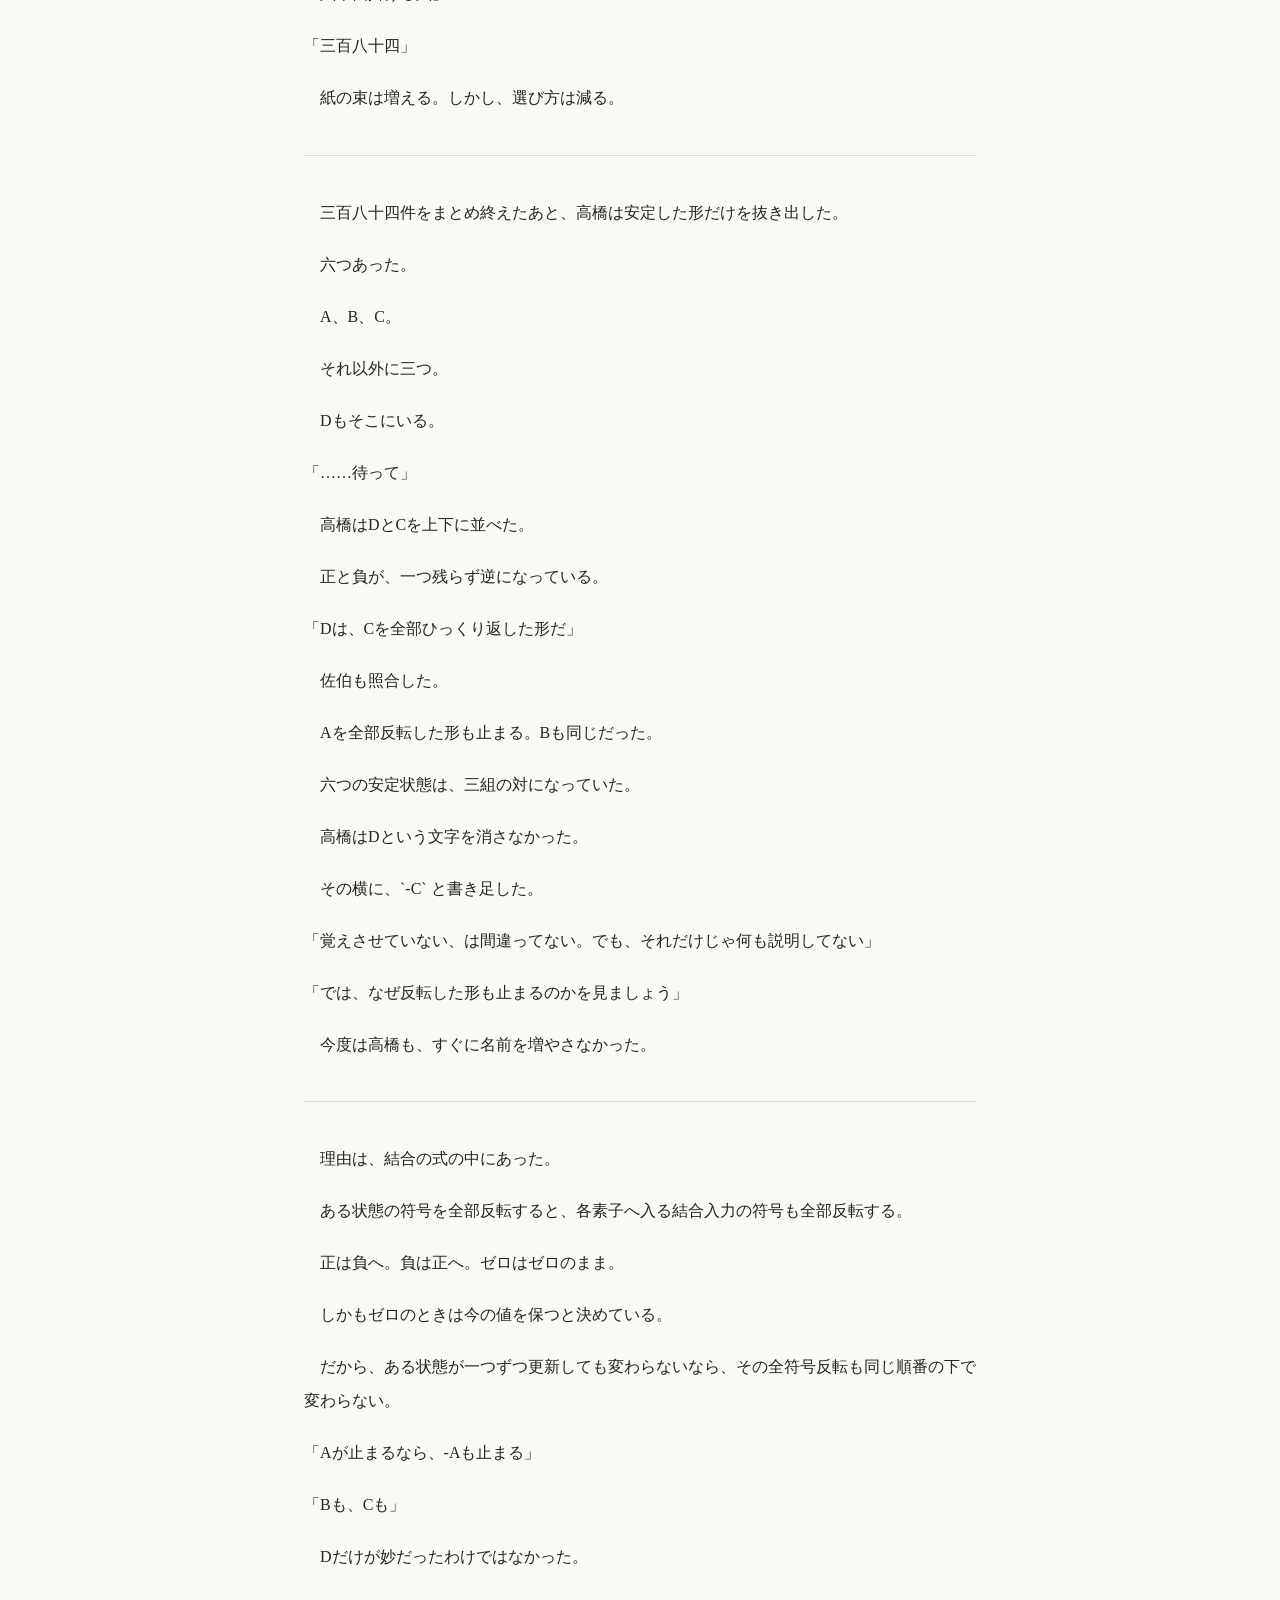
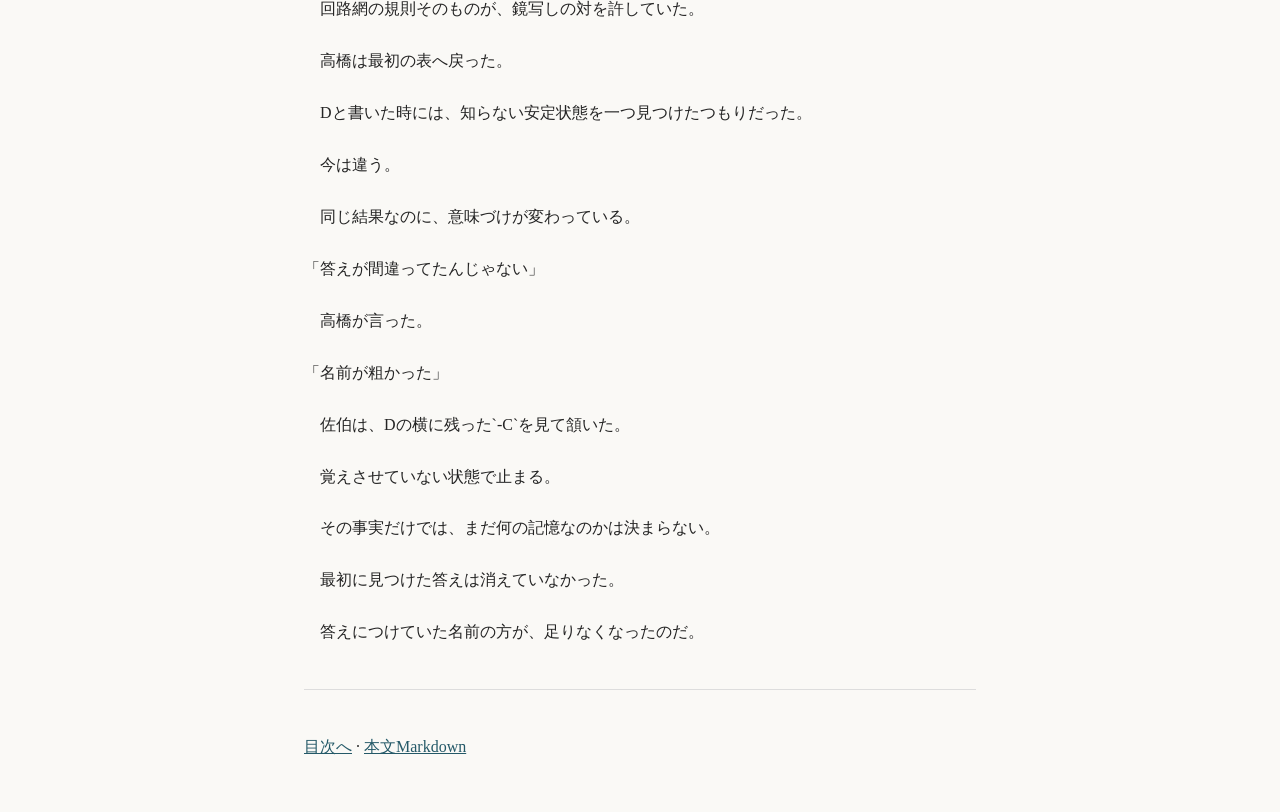
<file: docs/serial/002.html>
<!doctype html>
<html lang="ja"><meta charset="utf-8"><meta name="viewport" content="width=device-width,initial-scale=1"><meta http-equiv="Content-Security-Policy" content="default-src 'none'; style-src 'unsafe-inline'; base-uri 'none'; form-action 'none'"><title>第2話　選ばなかった答え｜転生したらニューラルネットワークだった件</title><style>body{max-width:42em;margin:3em auto;padding:0 1.25em;font-family:serif;line-height:2.1;background:#faf9f6;color:#242424}p{margin:1.15em 0;white-space:pre-wrap}a{color:#245968}h1{font-size:1.6em;line-height:1.6}small{font-family:sans-serif}hr{border:0;border-top:1px solid #ddd;margin:2.5em 0}</style><header><a href="index.html">転生したらニューラルネットワークだった件</a><p><small>連載版 · AI編集・検証済み。実読者評価・Canon受理とは別です。</small></p></header><main><h1>第2話　選ばなかった答え</h1>
<p>AとBという二つの答えが、急に頼りなく見えた。</p>
<p>「その二本だけで、どこまで言えますか」</p>
<p>　佐伯玲子が、前の計算結果を指した。</p>
<p>　同じ手掛かりから、更新する順番だけを変えてAとBへ分かれた。そこまでは確かめた。</p>
<p>「違う戻り先があり得る、とは言える」</p>
<p>「ええ。でも、その二本は人が選んだ二本です」</p>
<p>　高橋修一は紙を見直した。</p>
<p>　存在することは示せる。どれほど広く起こるかは、まだ何も分からない。</p>
<p>「じゃあ、選び方を先に決める」</p>
<p>　一から六までを一列に書き、先頭だけを順にずらす。各素子が一度ずつ先頭になる六本。</p>
<p>　あらゆる順列ではない。だが、結果を見てから面白い順番を足すこともない。</p>
<p>　佐伯は六つの空欄を作った。</p>
<p>「AにもBにも行かなかったら？」</p>
<p>「消さない」</p>
<p>「なら、やりましょう」</p>
<hr>
<p>　二本目で、高橋の鉛筆が止まった。</p>
<p>「B？」</p>
<p>「いや」</p>
<p>　六つの符号を照合する。</p>
<p>　Aではない。Bでもない。三つ目の記憶パターンCでもない。</p>
<p>　もう一巡しても動かなかった。</p>
<p>　高橋はその形の横に、とりあえずDと書いた。</p>
<p>「名前だけ」</p>
<p>　佐伯はそれ以上何も言わず、次の欄へ進んだ。</p>
<p>　六本が終わった。</p>
<p>　Aが一つ。Bが二つ。Dが三つ。</p>
<p>　高橋は最初の二本と、新しい六本の表を見比べた。</p>
<p>「AとBだけ見てたら、Dを見落としてた」</p>
<p>「今度は、手掛かりを一つしか見ていません」</p>
<p>　佐伯が言った。</p>
<p>　高橋は思わず笑った。</p>
<p>「終わらないな」</p>
<p>「終わらせるために減らすんじゃなくて、何を見ていないかを減らしてるんです」</p>
<p>　AとBは四か所で符号が違う。その四か所から二つをA、二つをBから取れば、両方から同じだけ違う手掛かりは六通り作れる。</p>
<p>　六つの手掛かり。六本の更新順。</p>
<p>　三十六件。</p>
<p>　高橋は今度、結果を書く前に表を作った。</p>
<hr>
<p>　三十六件の中に、Cへ行くものがあった。</p>
<p>　高橋はその行を何度も見直した。</p>
<p>「AとBから同じだけ違うように作ったのに」</p>
<p>「回路網に入っている記憶はAとBだけじゃありません」</p>
<p>　佐伯がCの列を指した。</p>
<p>　集計すると、Aが十一、Bも十一、Cが二、Dが十二。</p>
<p>　高橋は数字より、Cの二件が気になった。</p>
<p>「AとBの間、って考え方がもう狭かったのか」</p>
<p>「少なくとも、三つ入っている回路網を二つだけで説明していました」</p>
<p>　調べるたびに答えが増えるのではない。</p>
<p>　自分たちが最初に切った枠の方が、少しずつ壊れていく。</p>
<p>　高橋は六つの素子を見た。</p>
<p>「全部で六つしかない」</p>
<p>「はい」</p>
<p>「正か負なら、初期状態は六十四通り」</p>
<p>　手掛かりを選ぶ必要そのものがなくなる。</p>
<p>　佐伯は、今使った六本の更新順をそのまま新しい表へ写した。</p>
<p>「六十四掛ける六」</p>
<p>「三百八十四」</p>
<p>　紙の束は増える。しかし、選び方は減る。</p>
<hr>
<p>　三百八十四件をまとめ終えたあと、高橋は安定した形だけを抜き出した。</p>
<p>　六つあった。</p>
<p>　A、B、C。</p>
<p>　それ以外に三つ。</p>
<p>　Dもそこにいる。</p>
<p>「……待って」</p>
<p>　高橋はDとCを上下に並べた。</p>
<p>　正と負が、一つ残らず逆になっている。</p>
<p>「Dは、Cを全部ひっくり返した形だ」</p>
<p>　佐伯も照合した。</p>
<p>　Aを全部反転した形も止まる。Bも同じだった。</p>
<p>　六つの安定状態は、三組の対になっていた。</p>
<p>　高橋はDという文字を消さなかった。</p>
<p>　その横に、`-C` と書き足した。</p>
<p>「覚えさせていない、は間違ってない。でも、それだけじゃ何も説明してない」</p>
<p>「では、なぜ反転した形も止まるのかを見ましょう」</p>
<p>　今度は高橋も、すぐに名前を増やさなかった。</p>
<hr>
<p>　理由は、結合の式の中にあった。</p>
<p>　ある状態の符号を全部反転すると、各素子へ入る結合入力の符号も全部反転する。</p>
<p>　正は負へ。負は正へ。ゼロはゼロのまま。</p>
<p>　しかもゼロのときは今の値を保つと決めている。</p>
<p>　だから、ある状態が一つずつ更新しても変わらないなら、その全符号反転も同じ順番の下で変わらない。</p>
<p>「Aが止まるなら、-Aも止まる」</p>
<p>「Bも、Cも」</p>
<p>　Dだけが妙だったわけではなかった。</p>
<p>　回路網の規則そのものが、鏡写しの対を許していた。</p>
<p>　高橋は最初の表へ戻った。</p>
<p>　Dと書いた時には、知らない安定状態を一つ見つけたつもりだった。</p>
<p>　今は違う。</p>
<p>　同じ結果なのに、意味づけが変わっている。</p>
<p>「答えが間違ってたんじゃない」</p>
<p>　高橋が言った。</p>
<p>「名前が粗かった」</p>
<p>　佐伯は、Dの横に残った`-C`を見て頷いた。</p>
<p>　覚えさせていない状態で止まる。</p>
<p>　その事実だけでは、まだ何の記憶なのかは決まらない。</p>
<p>　最初に見つけた答えは消えていなかった。</p>
<p>　答えにつけていた名前の方が、足りなくなったのだ。</p>
<hr><p><a href="index.html">目次へ</a> · <a href="002.md">本文Markdown</a></p></main></html>
</file>
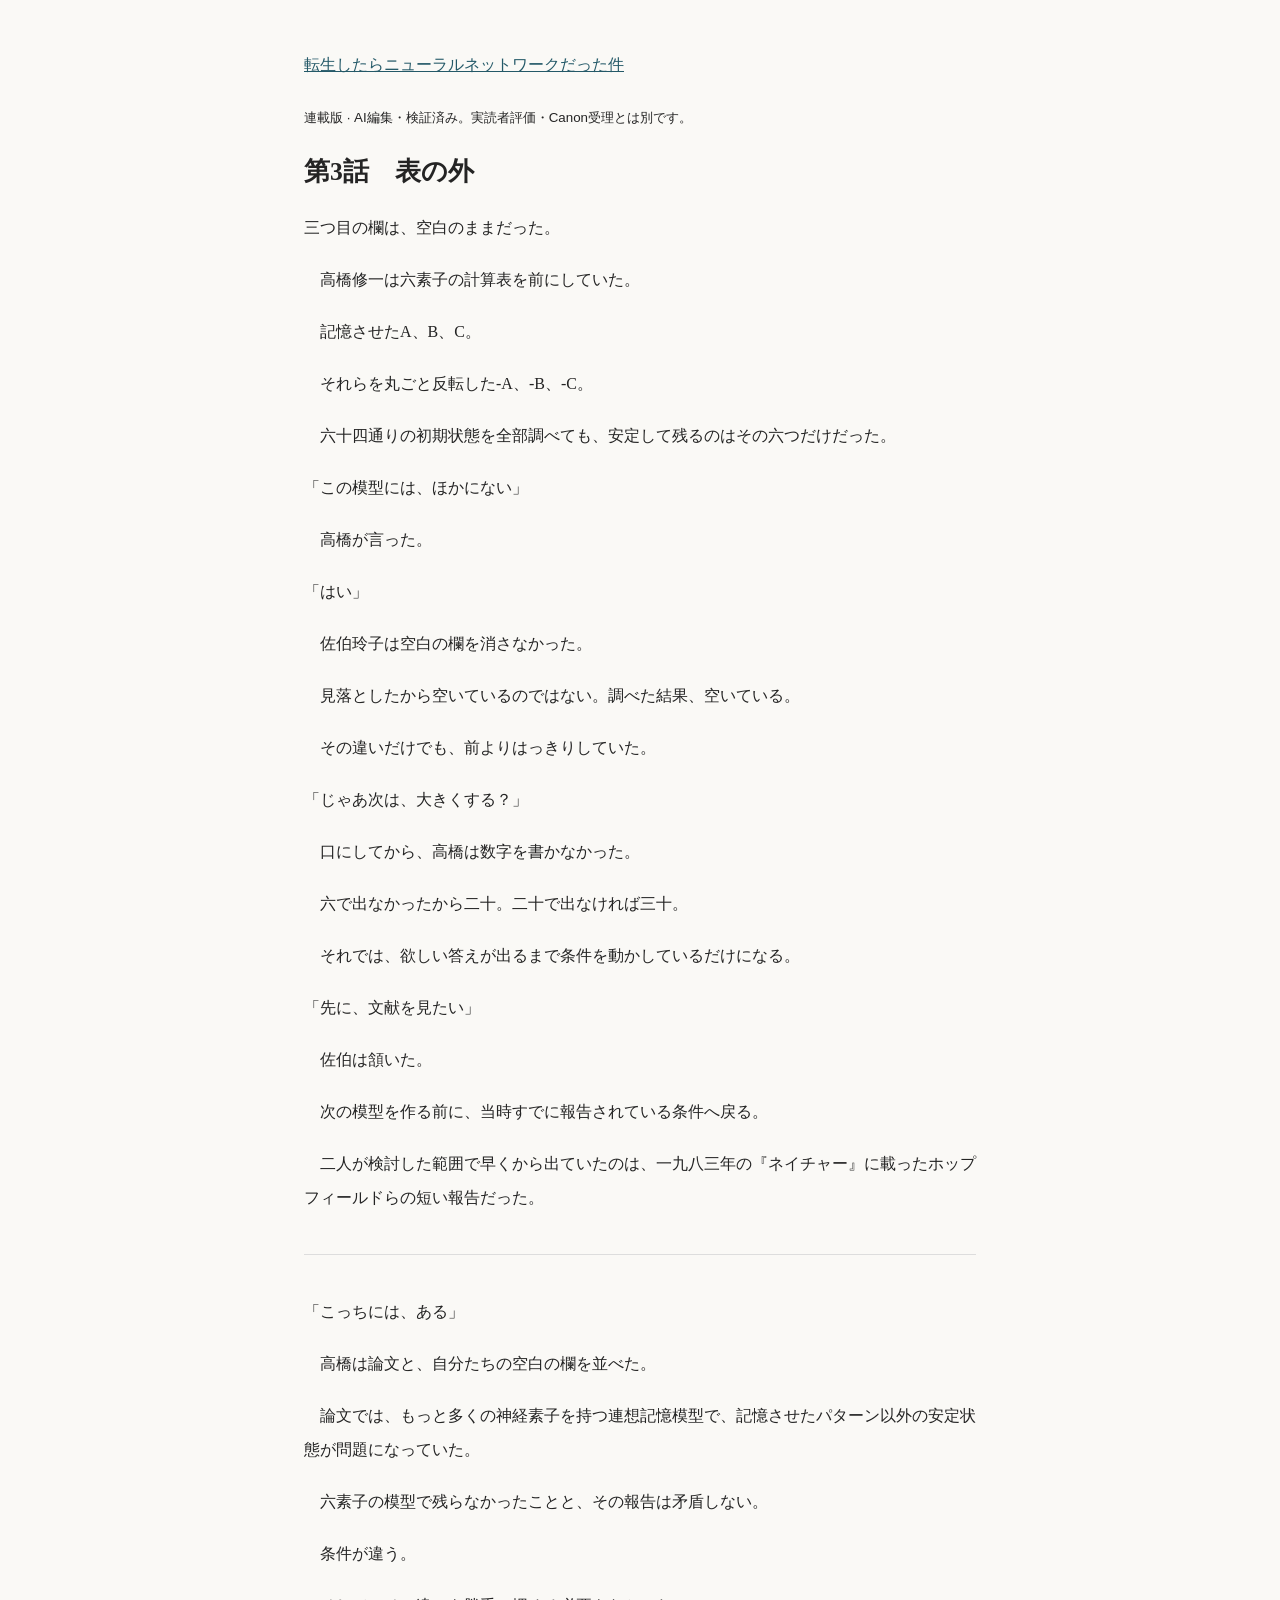
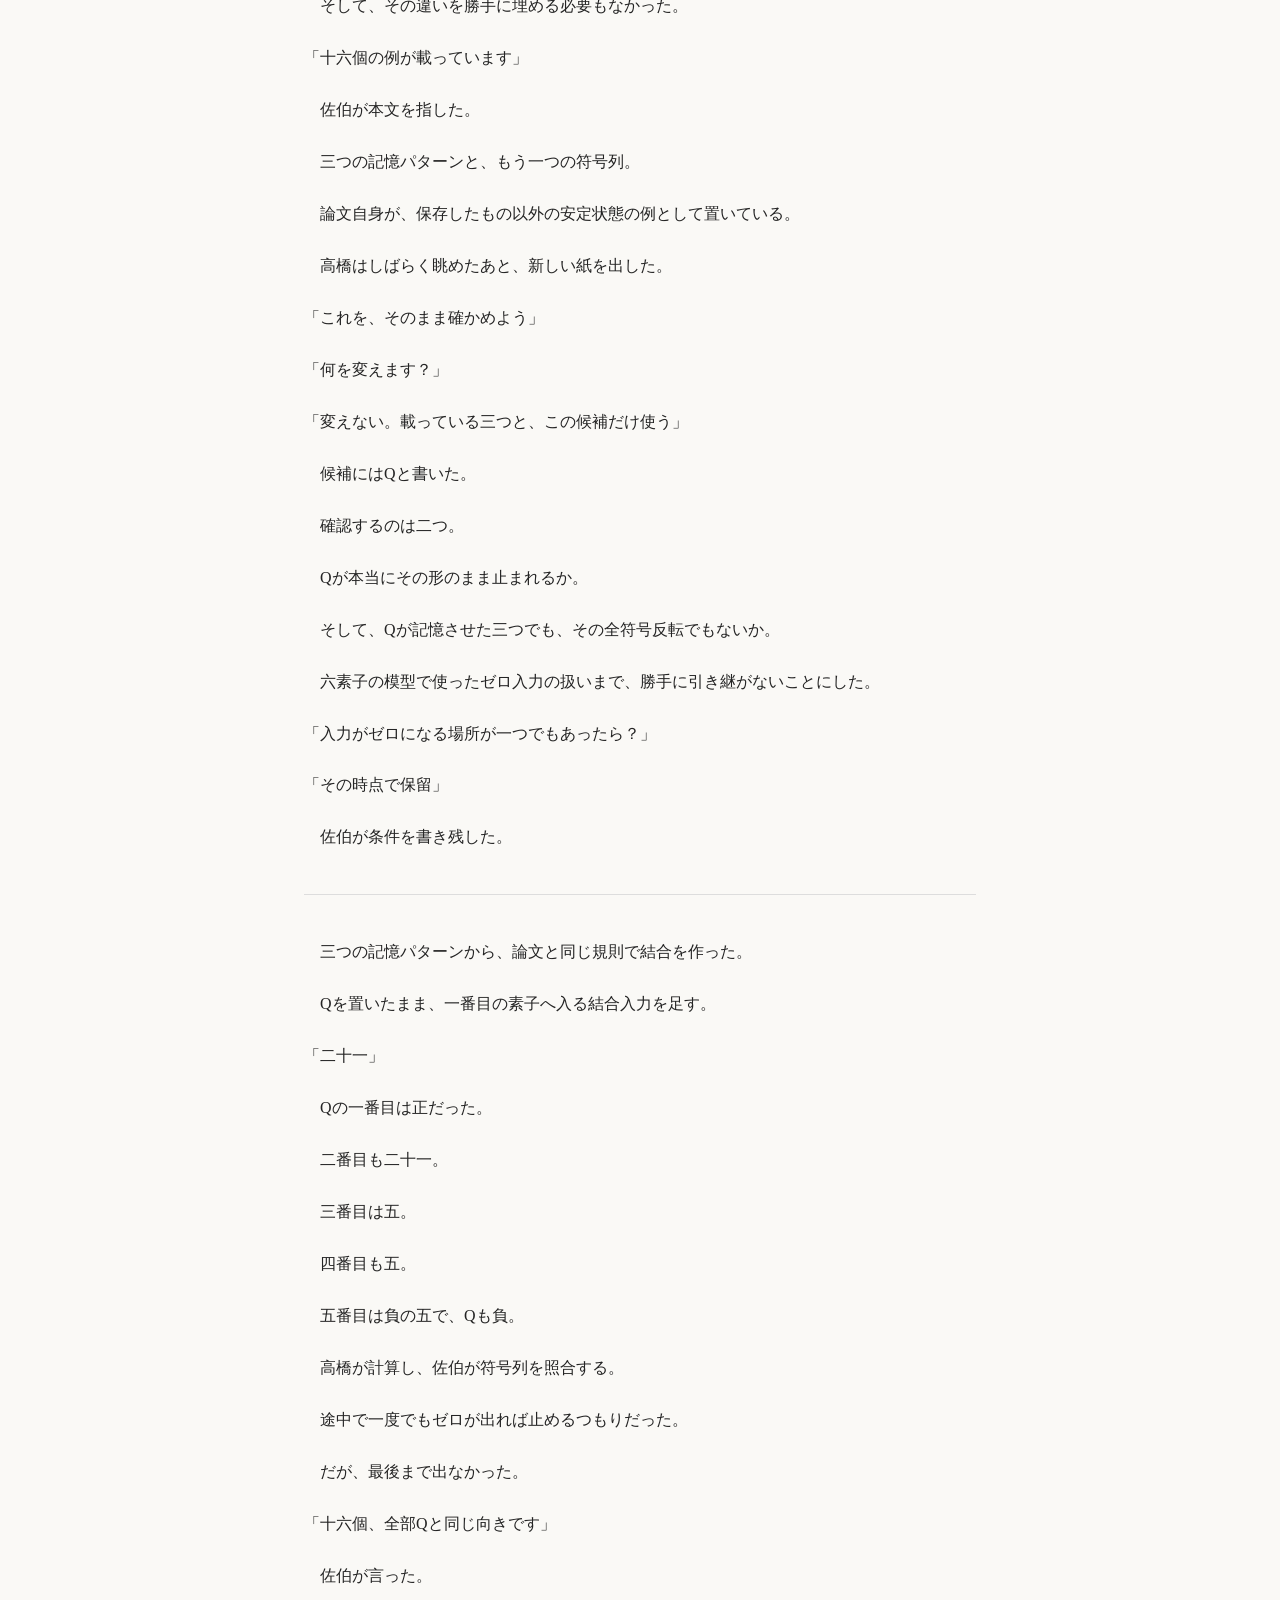
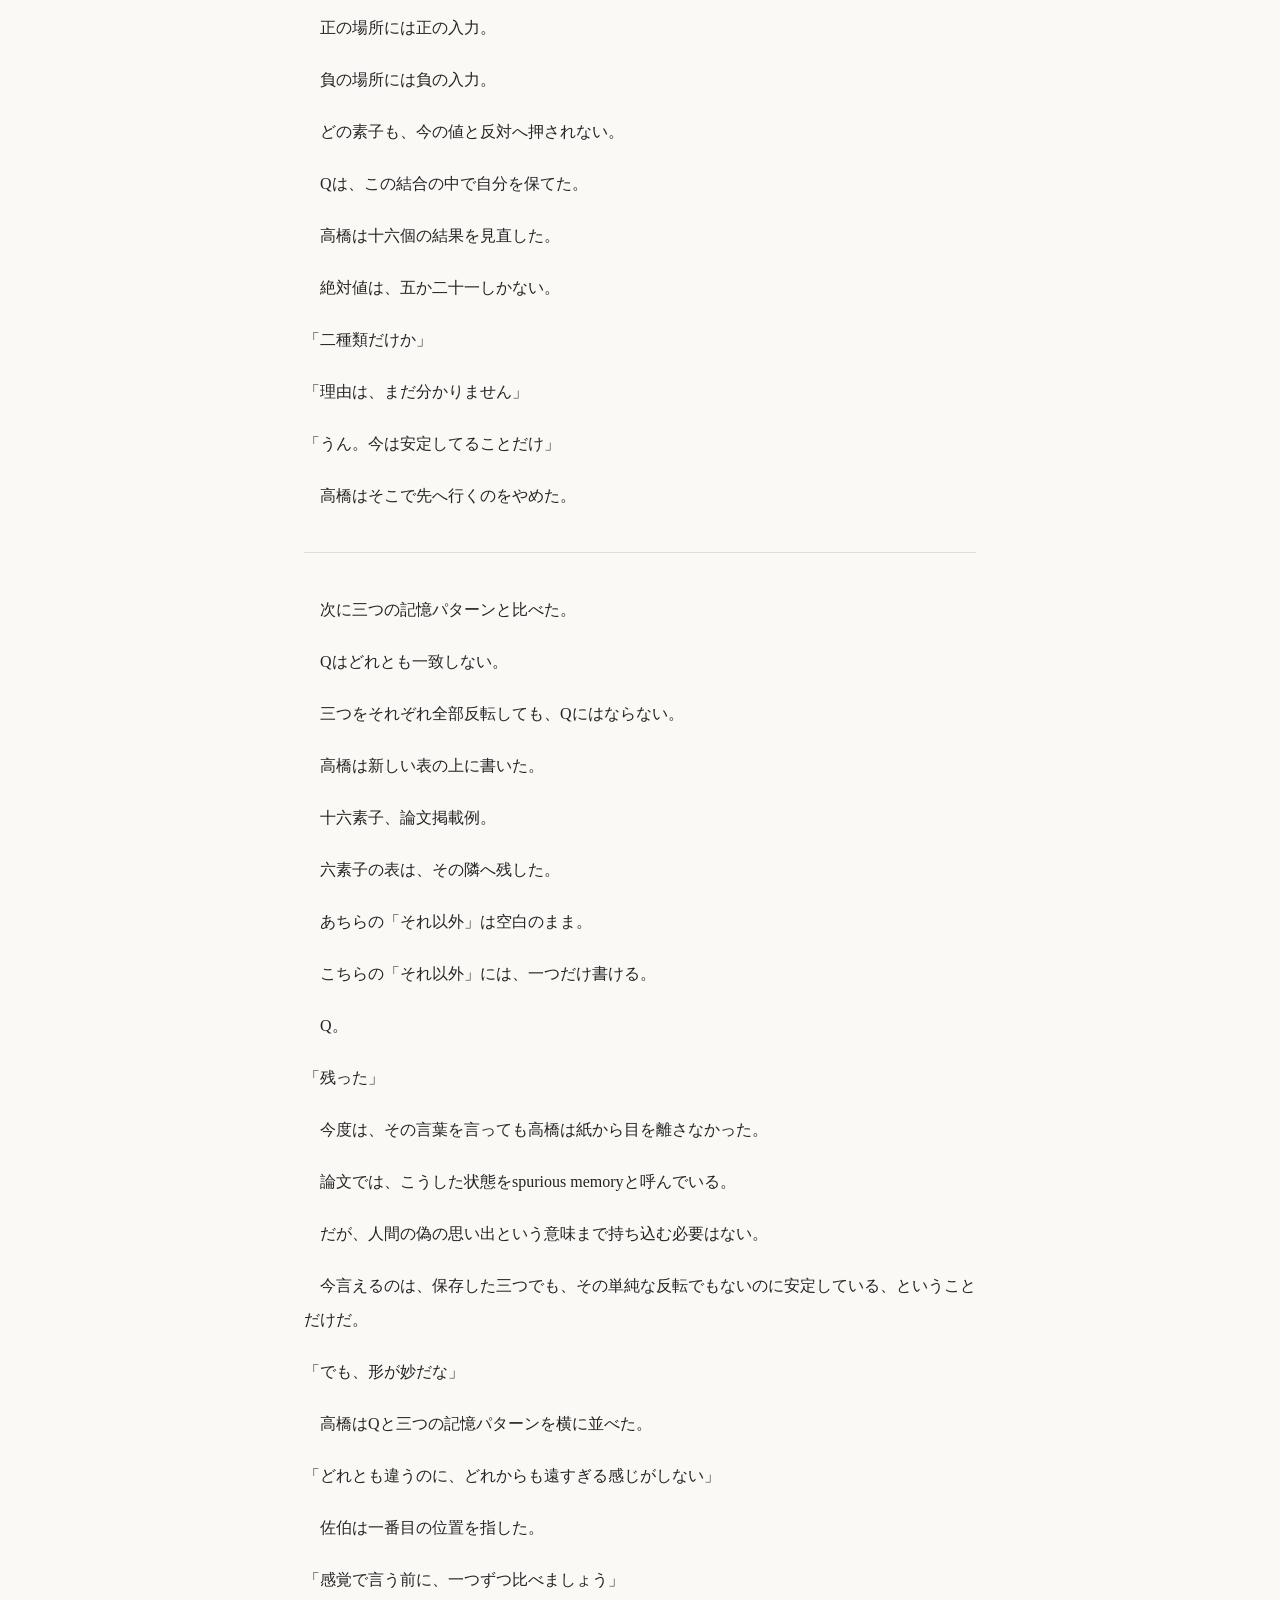
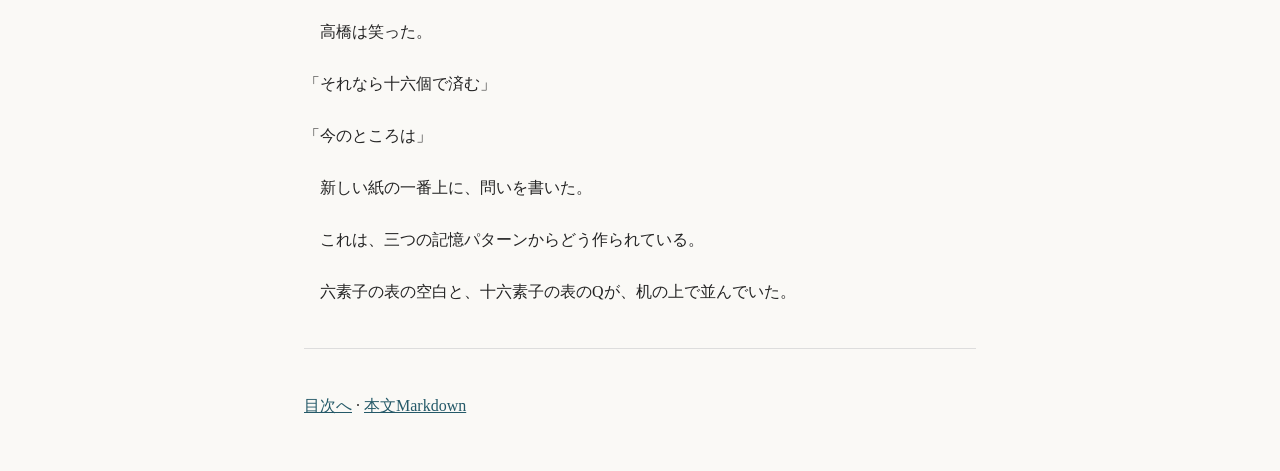
<file: docs/serial/003.html>
<!doctype html>
<html lang="ja"><meta charset="utf-8"><meta name="viewport" content="width=device-width,initial-scale=1"><meta http-equiv="Content-Security-Policy" content="default-src 'none'; style-src 'unsafe-inline'; base-uri 'none'; form-action 'none'"><title>第3話　表の外｜転生したらニューラルネットワークだった件</title><style>body{max-width:42em;margin:3em auto;padding:0 1.25em;font-family:serif;line-height:2.1;background:#faf9f6;color:#242424}p{margin:1.15em 0;white-space:pre-wrap}a{color:#245968}h1{font-size:1.6em;line-height:1.6}small{font-family:sans-serif}hr{border:0;border-top:1px solid #ddd;margin:2.5em 0}</style><header><a href="index.html">転生したらニューラルネットワークだった件</a><p><small>連載版 · AI編集・検証済み。実読者評価・Canon受理とは別です。</small></p></header><main><h1>第3話　表の外</h1>
<p>三つ目の欄は、空白のままだった。</p>
<p>　高橋修一は六素子の計算表を前にしていた。</p>
<p>　記憶させたA、B、C。</p>
<p>　それらを丸ごと反転した-A、-B、-C。</p>
<p>　六十四通りの初期状態を全部調べても、安定して残るのはその六つだけだった。</p>
<p>「この模型には、ほかにない」</p>
<p>　高橋が言った。</p>
<p>「はい」</p>
<p>　佐伯玲子は空白の欄を消さなかった。</p>
<p>　見落としたから空いているのではない。調べた結果、空いている。</p>
<p>　その違いだけでも、前よりはっきりしていた。</p>
<p>「じゃあ次は、大きくする？」</p>
<p>　口にしてから、高橋は数字を書かなかった。</p>
<p>　六で出なかったから二十。二十で出なければ三十。</p>
<p>　それでは、欲しい答えが出るまで条件を動かしているだけになる。</p>
<p>「先に、文献を見たい」</p>
<p>　佐伯は頷いた。</p>
<p>　次の模型を作る前に、当時すでに報告されている条件へ戻る。</p>
<p>　二人が検討した範囲で早くから出ていたのは、一九八三年の『ネイチャー』に載ったホップフィールドらの短い報告だった。</p>
<hr>
<p>「こっちには、ある」</p>
<p>　高橋は論文と、自分たちの空白の欄を並べた。</p>
<p>　論文では、もっと多くの神経素子を持つ連想記憶模型で、記憶させたパターン以外の安定状態が問題になっていた。</p>
<p>　六素子の模型で残らなかったことと、その報告は矛盾しない。</p>
<p>　条件が違う。</p>
<p>　そして、その違いを勝手に埋める必要もなかった。</p>
<p>「十六個の例が載っています」</p>
<p>　佐伯が本文を指した。</p>
<p>　三つの記憶パターンと、もう一つの符号列。</p>
<p>　論文自身が、保存したもの以外の安定状態の例として置いている。</p>
<p>　高橋はしばらく眺めたあと、新しい紙を出した。</p>
<p>「これを、そのまま確かめよう」</p>
<p>「何を変えます？」</p>
<p>「変えない。載っている三つと、この候補だけ使う」</p>
<p>　候補にはQと書いた。</p>
<p>　確認するのは二つ。</p>
<p>　Qが本当にその形のまま止まれるか。</p>
<p>　そして、Qが記憶させた三つでも、その全符号反転でもないか。</p>
<p>　六素子の模型で使ったゼロ入力の扱いまで、勝手に引き継がないことにした。</p>
<p>「入力がゼロになる場所が一つでもあったら？」</p>
<p>「その時点で保留」</p>
<p>　佐伯が条件を書き残した。</p>
<hr>
<p>　三つの記憶パターンから、論文と同じ規則で結合を作った。</p>
<p>　Qを置いたまま、一番目の素子へ入る結合入力を足す。</p>
<p>「二十一」</p>
<p>　Qの一番目は正だった。</p>
<p>　二番目も二十一。</p>
<p>　三番目は五。</p>
<p>　四番目も五。</p>
<p>　五番目は負の五で、Qも負。</p>
<p>　高橋が計算し、佐伯が符号列を照合する。</p>
<p>　途中で一度でもゼロが出れば止めるつもりだった。</p>
<p>　だが、最後まで出なかった。</p>
<p>「十六個、全部Qと同じ向きです」</p>
<p>　佐伯が言った。</p>
<p>　正の場所には正の入力。</p>
<p>　負の場所には負の入力。</p>
<p>　どの素子も、今の値と反対へ押されない。</p>
<p>　Qは、この結合の中で自分を保てた。</p>
<p>　高橋は十六個の結果を見直した。</p>
<p>　絶対値は、五か二十一しかない。</p>
<p>「二種類だけか」</p>
<p>「理由は、まだ分かりません」</p>
<p>「うん。今は安定してることだけ」</p>
<p>　高橋はそこで先へ行くのをやめた。</p>
<hr>
<p>　次に三つの記憶パターンと比べた。</p>
<p>　Qはどれとも一致しない。</p>
<p>　三つをそれぞれ全部反転しても、Qにはならない。</p>
<p>　高橋は新しい表の上に書いた。</p>
<p>　十六素子、論文掲載例。</p>
<p>　六素子の表は、その隣へ残した。</p>
<p>　あちらの「それ以外」は空白のまま。</p>
<p>　こちらの「それ以外」には、一つだけ書ける。</p>
<p>　Q。</p>
<p>「残った」</p>
<p>　今度は、その言葉を言っても高橋は紙から目を離さなかった。</p>
<p>　論文では、こうした状態をspurious memoryと呼んでいる。</p>
<p>　だが、人間の偽の思い出という意味まで持ち込む必要はない。</p>
<p>　今言えるのは、保存した三つでも、その単純な反転でもないのに安定している、ということだけだ。</p>
<p>「でも、形が妙だな」</p>
<p>　高橋はQと三つの記憶パターンを横に並べた。</p>
<p>「どれとも違うのに、どれからも遠すぎる感じがしない」</p>
<p>　佐伯は一番目の位置を指した。</p>
<p>「感覚で言う前に、一つずつ比べましょう」</p>
<p>　高橋は笑った。</p>
<p>「それなら十六個で済む」</p>
<p>「今のところは」</p>
<p>　新しい紙の一番上に、問いを書いた。</p>
<p>　これは、三つの記憶パターンからどう作られている。</p>
<p>　六素子の表の空白と、十六素子の表のQが、机の上で並んでいた。</p>
<hr><p><a href="index.html">目次へ</a> · <a href="003.md">本文Markdown</a></p></main></html>
</file>
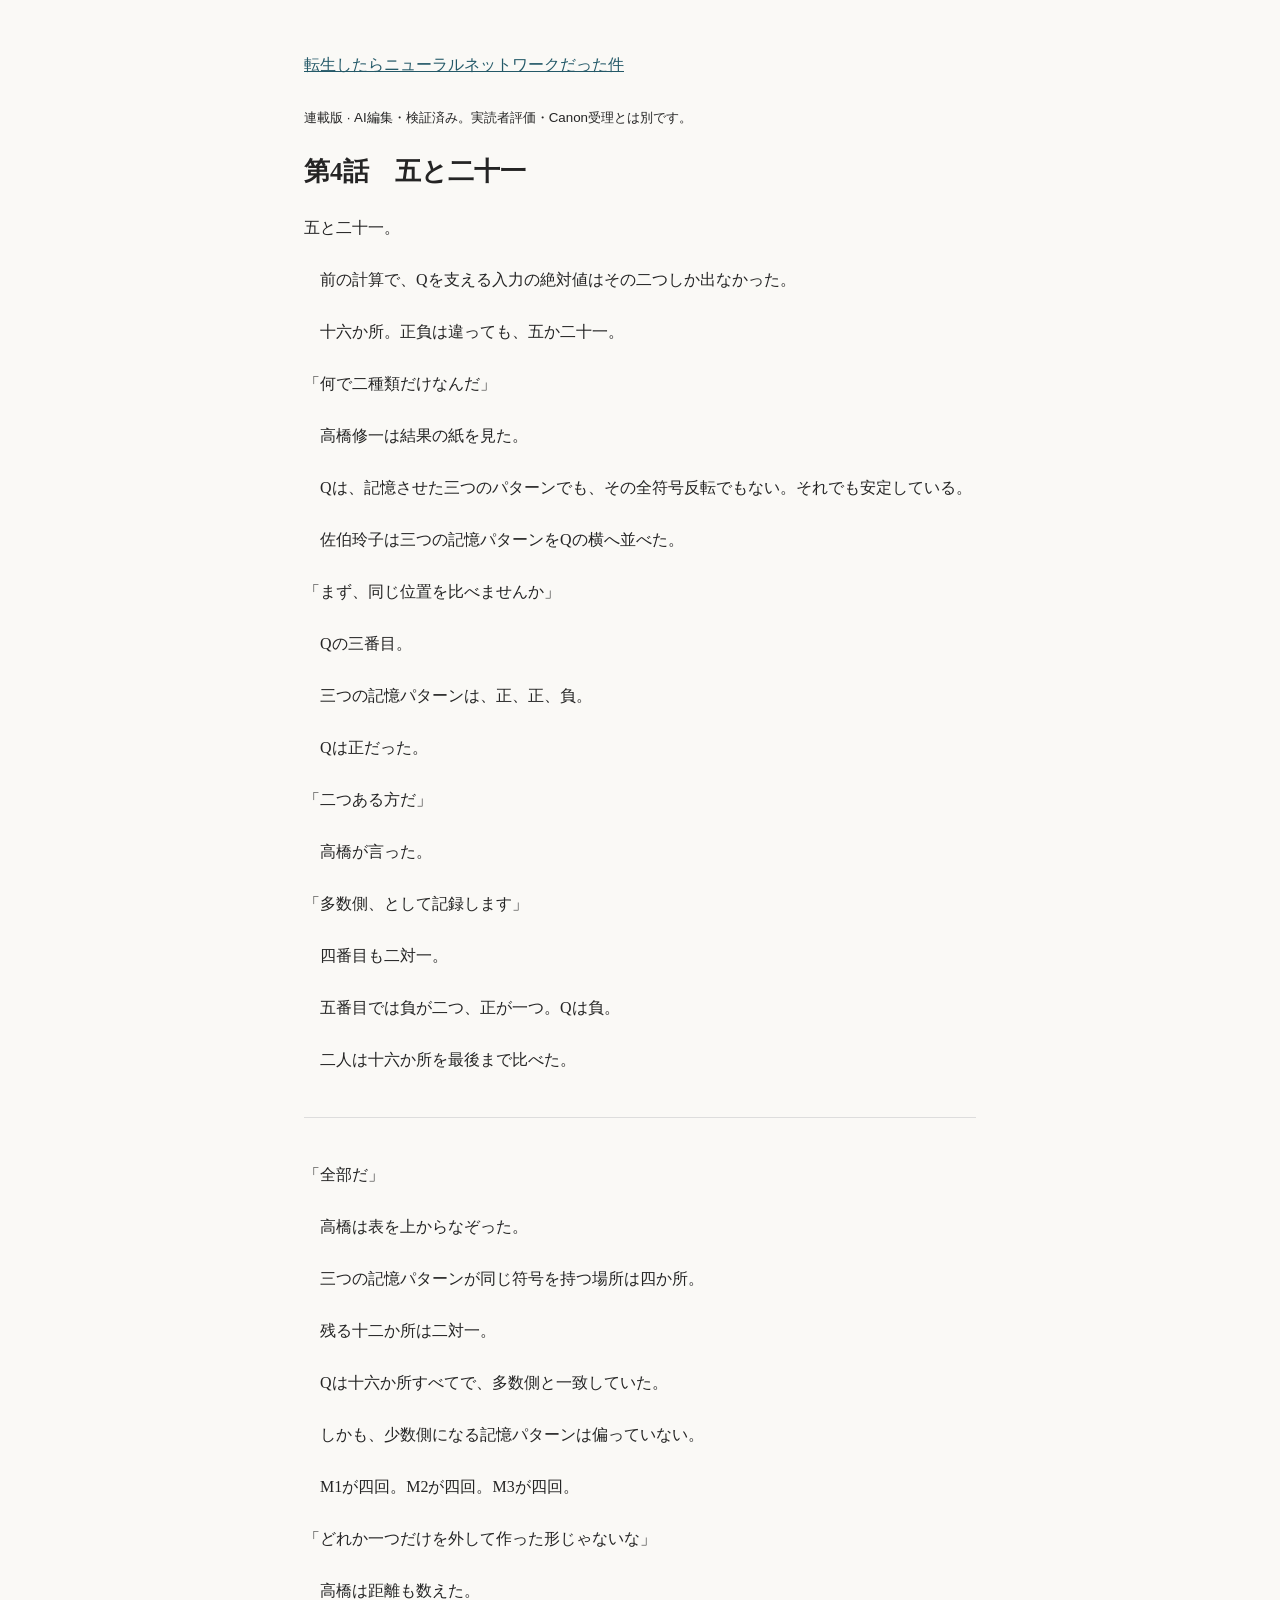
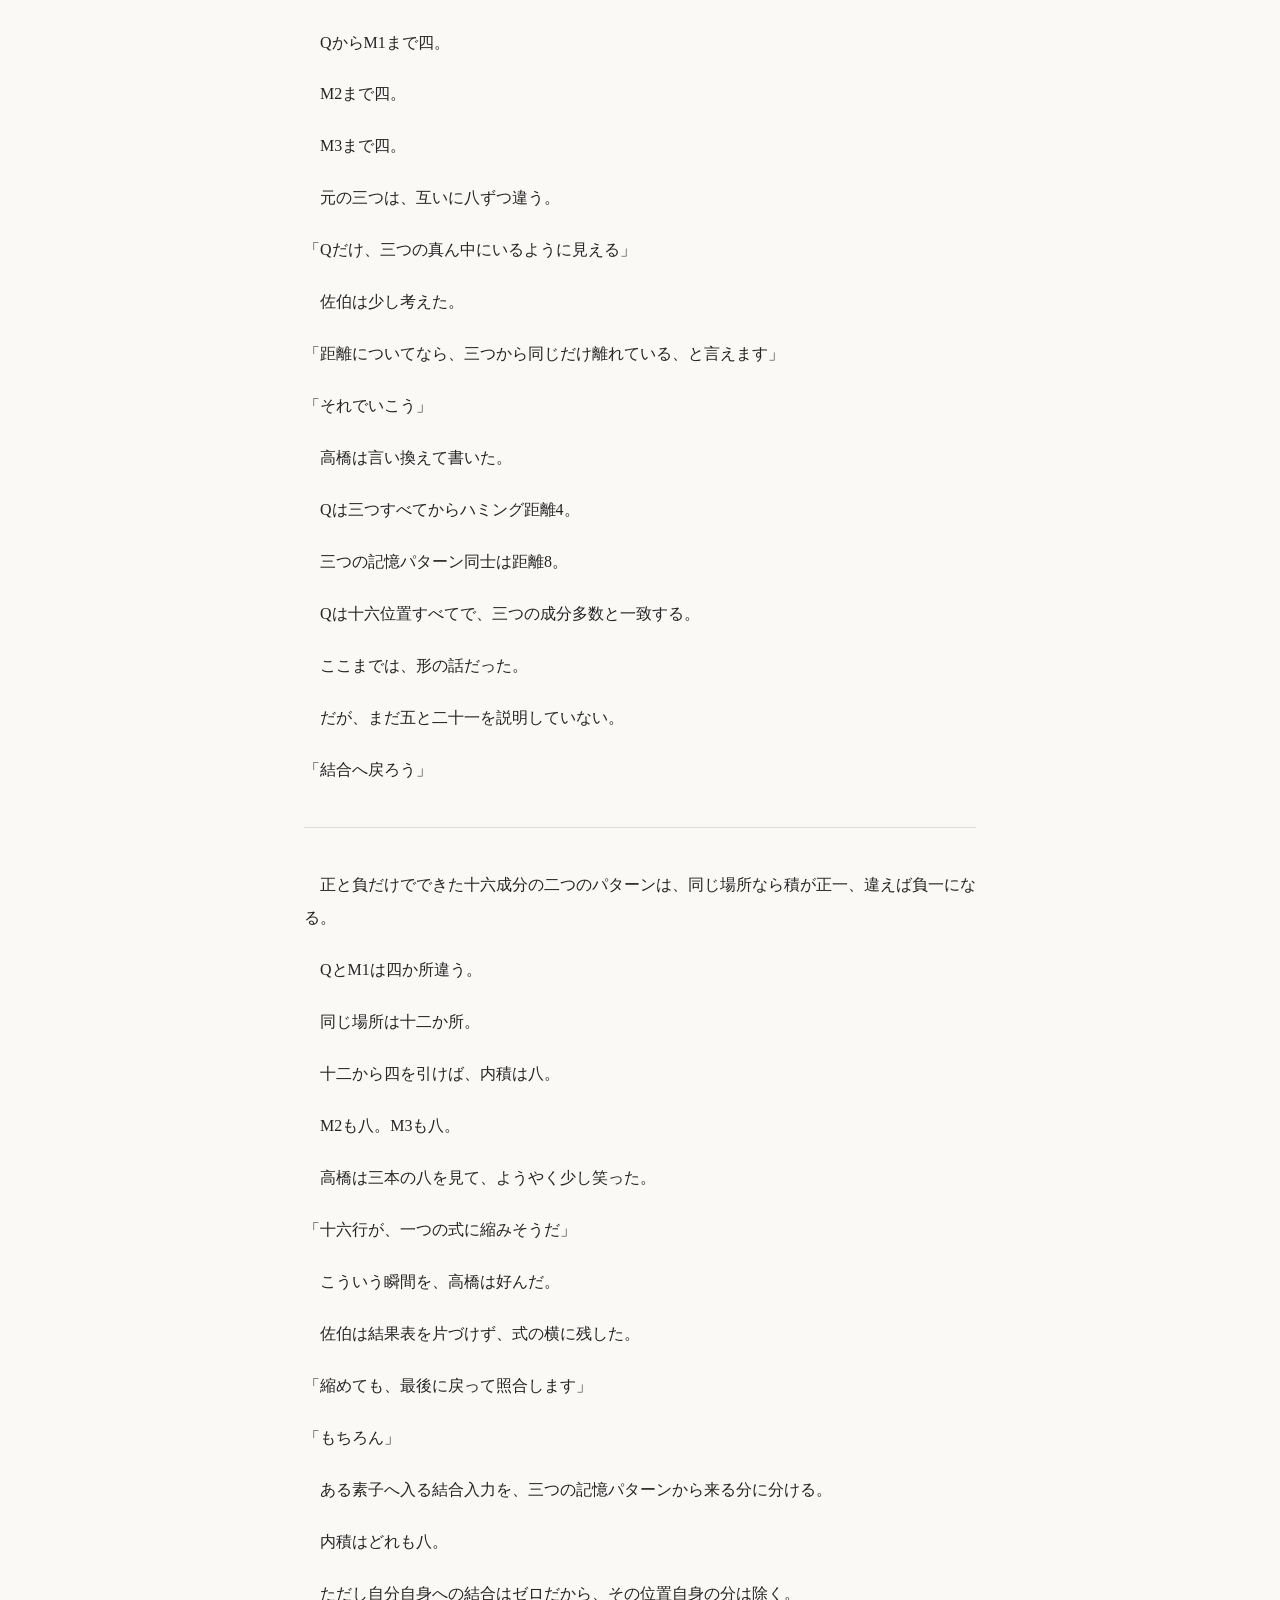
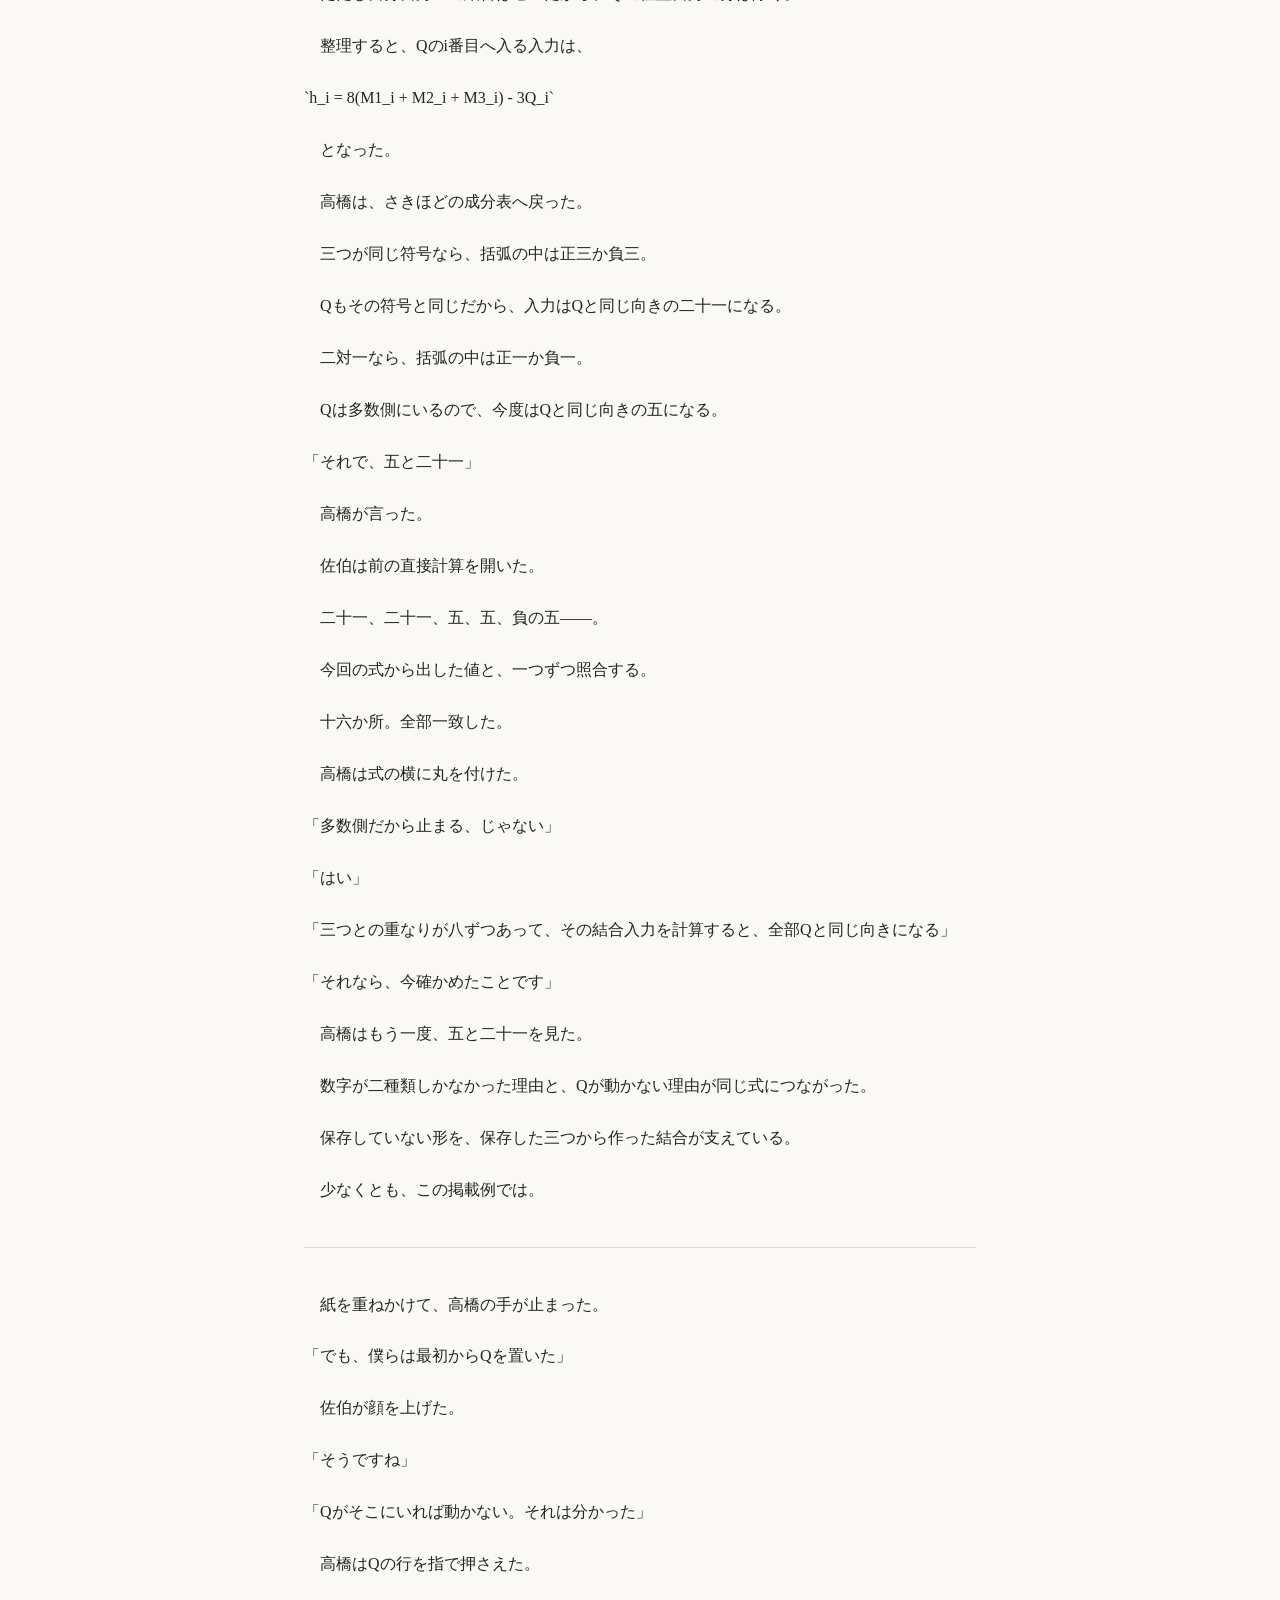
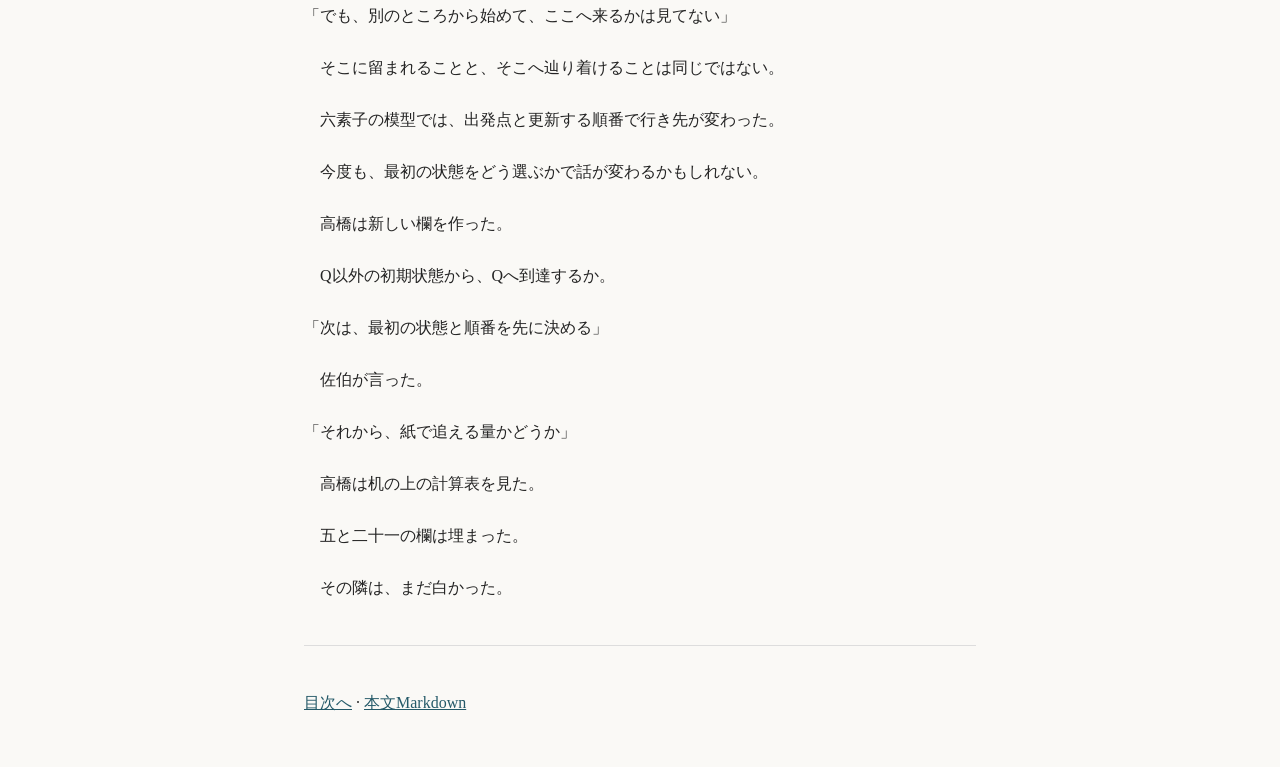
<file: docs/serial/004.html>
<!doctype html>
<html lang="ja"><meta charset="utf-8"><meta name="viewport" content="width=device-width,initial-scale=1"><meta http-equiv="Content-Security-Policy" content="default-src 'none'; style-src 'unsafe-inline'; base-uri 'none'; form-action 'none'"><title>第4話　五と二十一｜転生したらニューラルネットワークだった件</title><style>body{max-width:42em;margin:3em auto;padding:0 1.25em;font-family:serif;line-height:2.1;background:#faf9f6;color:#242424}p{margin:1.15em 0;white-space:pre-wrap}a{color:#245968}h1{font-size:1.6em;line-height:1.6}small{font-family:sans-serif}hr{border:0;border-top:1px solid #ddd;margin:2.5em 0}</style><header><a href="index.html">転生したらニューラルネットワークだった件</a><p><small>連載版 · AI編集・検証済み。実読者評価・Canon受理とは別です。</small></p></header><main><h1>第4話　五と二十一</h1>
<p>五と二十一。</p>
<p>　前の計算で、Qを支える入力の絶対値はその二つしか出なかった。</p>
<p>　十六か所。正負は違っても、五か二十一。</p>
<p>「何で二種類だけなんだ」</p>
<p>　高橋修一は結果の紙を見た。</p>
<p>　Qは、記憶させた三つのパターンでも、その全符号反転でもない。それでも安定している。</p>
<p>　佐伯玲子は三つの記憶パターンをQの横へ並べた。</p>
<p>「まず、同じ位置を比べませんか」</p>
<p>　Qの三番目。</p>
<p>　三つの記憶パターンは、正、正、負。</p>
<p>　Qは正だった。</p>
<p>「二つある方だ」</p>
<p>　高橋が言った。</p>
<p>「多数側、として記録します」</p>
<p>　四番目も二対一。</p>
<p>　五番目では負が二つ、正が一つ。Qは負。</p>
<p>　二人は十六か所を最後まで比べた。</p>
<hr>
<p>「全部だ」</p>
<p>　高橋は表を上からなぞった。</p>
<p>　三つの記憶パターンが同じ符号を持つ場所は四か所。</p>
<p>　残る十二か所は二対一。</p>
<p>　Qは十六か所すべてで、多数側と一致していた。</p>
<p>　しかも、少数側になる記憶パターンは偏っていない。</p>
<p>　M1が四回。M2が四回。M3が四回。</p>
<p>「どれか一つだけを外して作った形じゃないな」</p>
<p>　高橋は距離も数えた。</p>
<p>　QからM1まで四。</p>
<p>　M2まで四。</p>
<p>　M3まで四。</p>
<p>　元の三つは、互いに八ずつ違う。</p>
<p>「Qだけ、三つの真ん中にいるように見える」</p>
<p>　佐伯は少し考えた。</p>
<p>「距離についてなら、三つから同じだけ離れている、と言えます」</p>
<p>「それでいこう」</p>
<p>　高橋は言い換えて書いた。</p>
<p>　Qは三つすべてからハミング距離4。</p>
<p>　三つの記憶パターン同士は距離8。</p>
<p>　Qは十六位置すべてで、三つの成分多数と一致する。</p>
<p>　ここまでは、形の話だった。</p>
<p>　だが、まだ五と二十一を説明していない。</p>
<p>「結合へ戻ろう」</p>
<hr>
<p>　正と負だけでできた十六成分の二つのパターンは、同じ場所なら積が正一、違えば負一になる。</p>
<p>　QとM1は四か所違う。</p>
<p>　同じ場所は十二か所。</p>
<p>　十二から四を引けば、内積は八。</p>
<p>　M2も八。M3も八。</p>
<p>　高橋は三本の八を見て、ようやく少し笑った。</p>
<p>「十六行が、一つの式に縮みそうだ」</p>
<p>　こういう瞬間を、高橋は好んだ。</p>
<p>　佐伯は結果表を片づけず、式の横に残した。</p>
<p>「縮めても、最後に戻って照合します」</p>
<p>「もちろん」</p>
<p>　ある素子へ入る結合入力を、三つの記憶パターンから来る分に分ける。</p>
<p>　内積はどれも八。</p>
<p>　ただし自分自身への結合はゼロだから、その位置自身の分は除く。</p>
<p>　整理すると、Qのi番目へ入る入力は、</p>
<p>`h_i = 8(M1_i + M2_i + M3_i) - 3Q_i`</p>
<p>　となった。</p>
<p>　高橋は、さきほどの成分表へ戻った。</p>
<p>　三つが同じ符号なら、括弧の中は正三か負三。</p>
<p>　Qもその符号と同じだから、入力はQと同じ向きの二十一になる。</p>
<p>　二対一なら、括弧の中は正一か負一。</p>
<p>　Qは多数側にいるので、今度はQと同じ向きの五になる。</p>
<p>「それで、五と二十一」</p>
<p>　高橋が言った。</p>
<p>　佐伯は前の直接計算を開いた。</p>
<p>　二十一、二十一、五、五、負の五――。</p>
<p>　今回の式から出した値と、一つずつ照合する。</p>
<p>　十六か所。全部一致した。</p>
<p>　高橋は式の横に丸を付けた。</p>
<p>「多数側だから止まる、じゃない」</p>
<p>「はい」</p>
<p>「三つとの重なりが八ずつあって、その結合入力を計算すると、全部Qと同じ向きになる」</p>
<p>「それなら、今確かめたことです」</p>
<p>　高橋はもう一度、五と二十一を見た。</p>
<p>　数字が二種類しかなかった理由と、Qが動かない理由が同じ式につながった。</p>
<p>　保存していない形を、保存した三つから作った結合が支えている。</p>
<p>　少なくとも、この掲載例では。</p>
<hr>
<p>　紙を重ねかけて、高橋の手が止まった。</p>
<p>「でも、僕らは最初からQを置いた」</p>
<p>　佐伯が顔を上げた。</p>
<p>「そうですね」</p>
<p>「Qがそこにいれば動かない。それは分かった」</p>
<p>　高橋はQの行を指で押さえた。</p>
<p>「でも、別のところから始めて、ここへ来るかは見てない」</p>
<p>　そこに留まれることと、そこへ辿り着けることは同じではない。</p>
<p>　六素子の模型では、出発点と更新する順番で行き先が変わった。</p>
<p>　今度も、最初の状態をどう選ぶかで話が変わるかもしれない。</p>
<p>　高橋は新しい欄を作った。</p>
<p>　Q以外の初期状態から、Qへ到達するか。</p>
<p>「次は、最初の状態と順番を先に決める」</p>
<p>　佐伯が言った。</p>
<p>「それから、紙で追える量かどうか」</p>
<p>　高橋は机の上の計算表を見た。</p>
<p>　五と二十一の欄は埋まった。</p>
<p>　その隣は、まだ白かった。</p>
<hr><p><a href="index.html">目次へ</a> · <a href="004.md">本文Markdown</a></p></main></html>
</file>
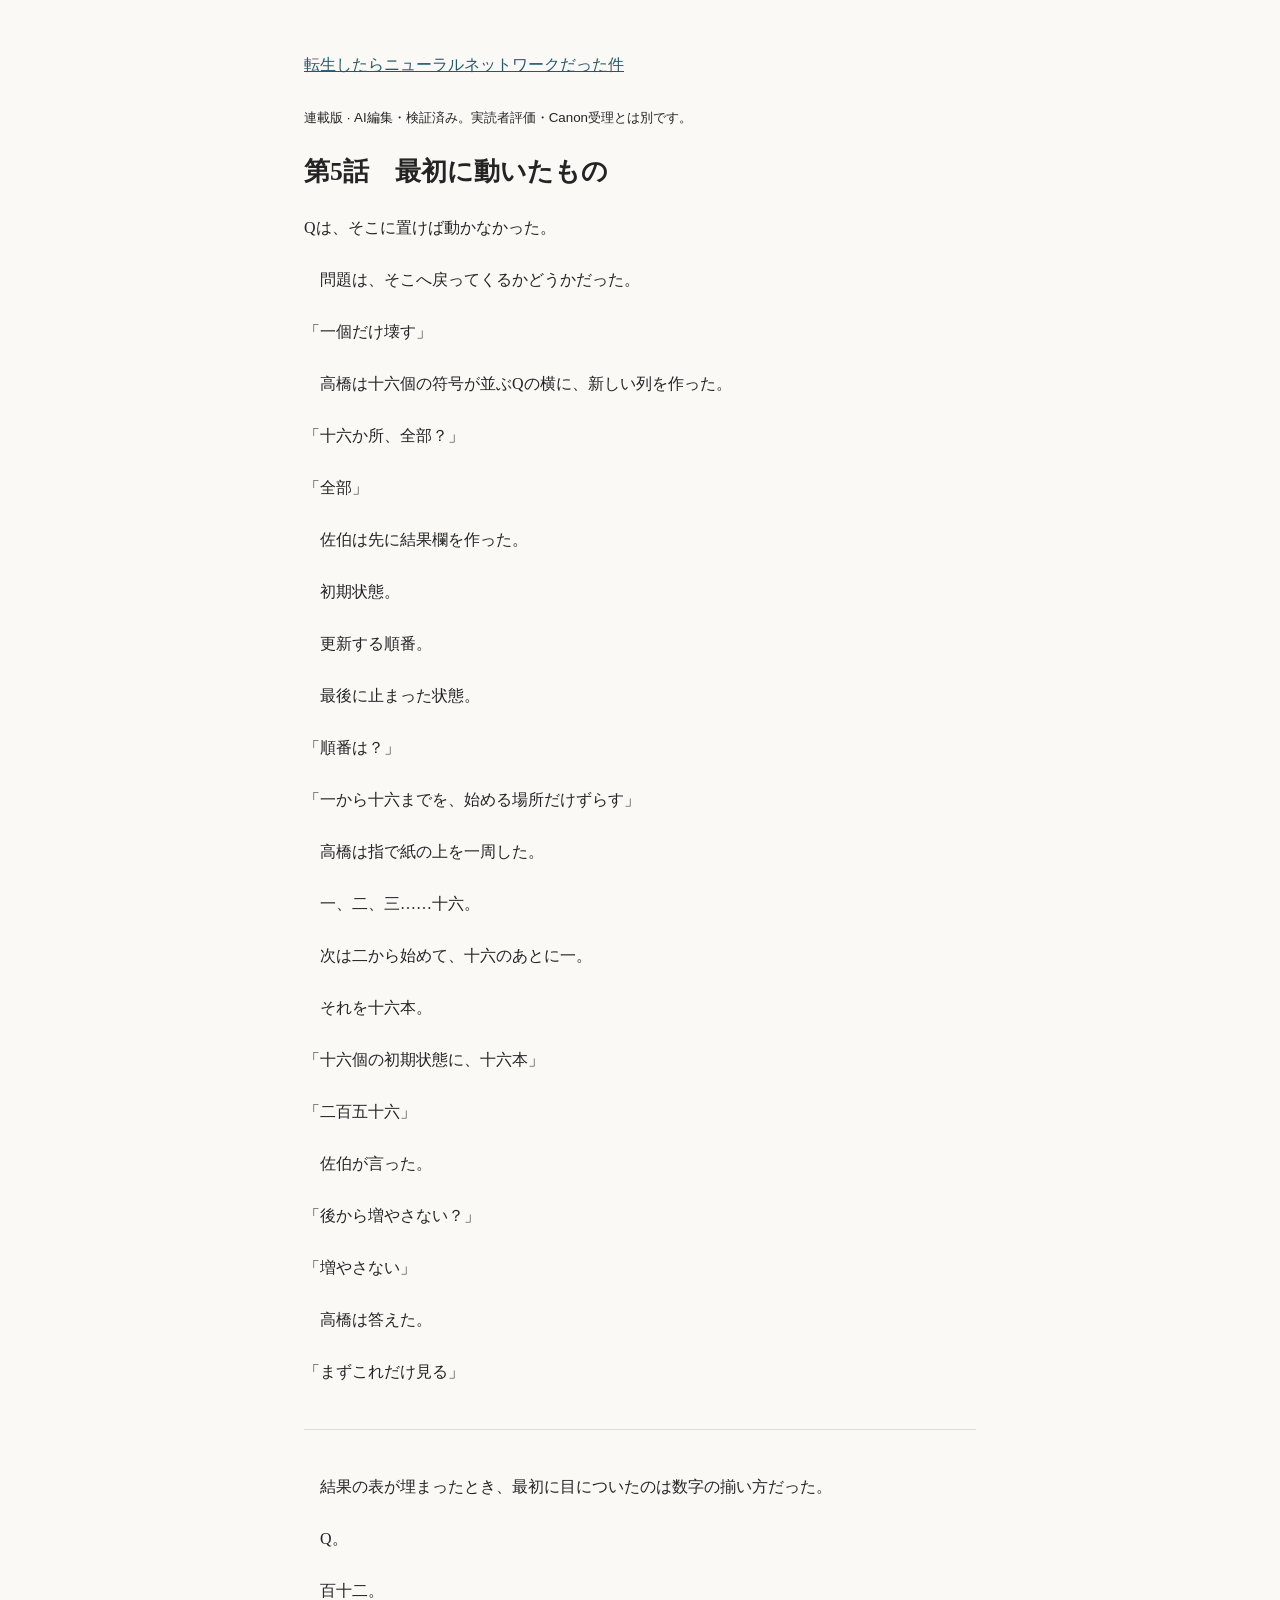
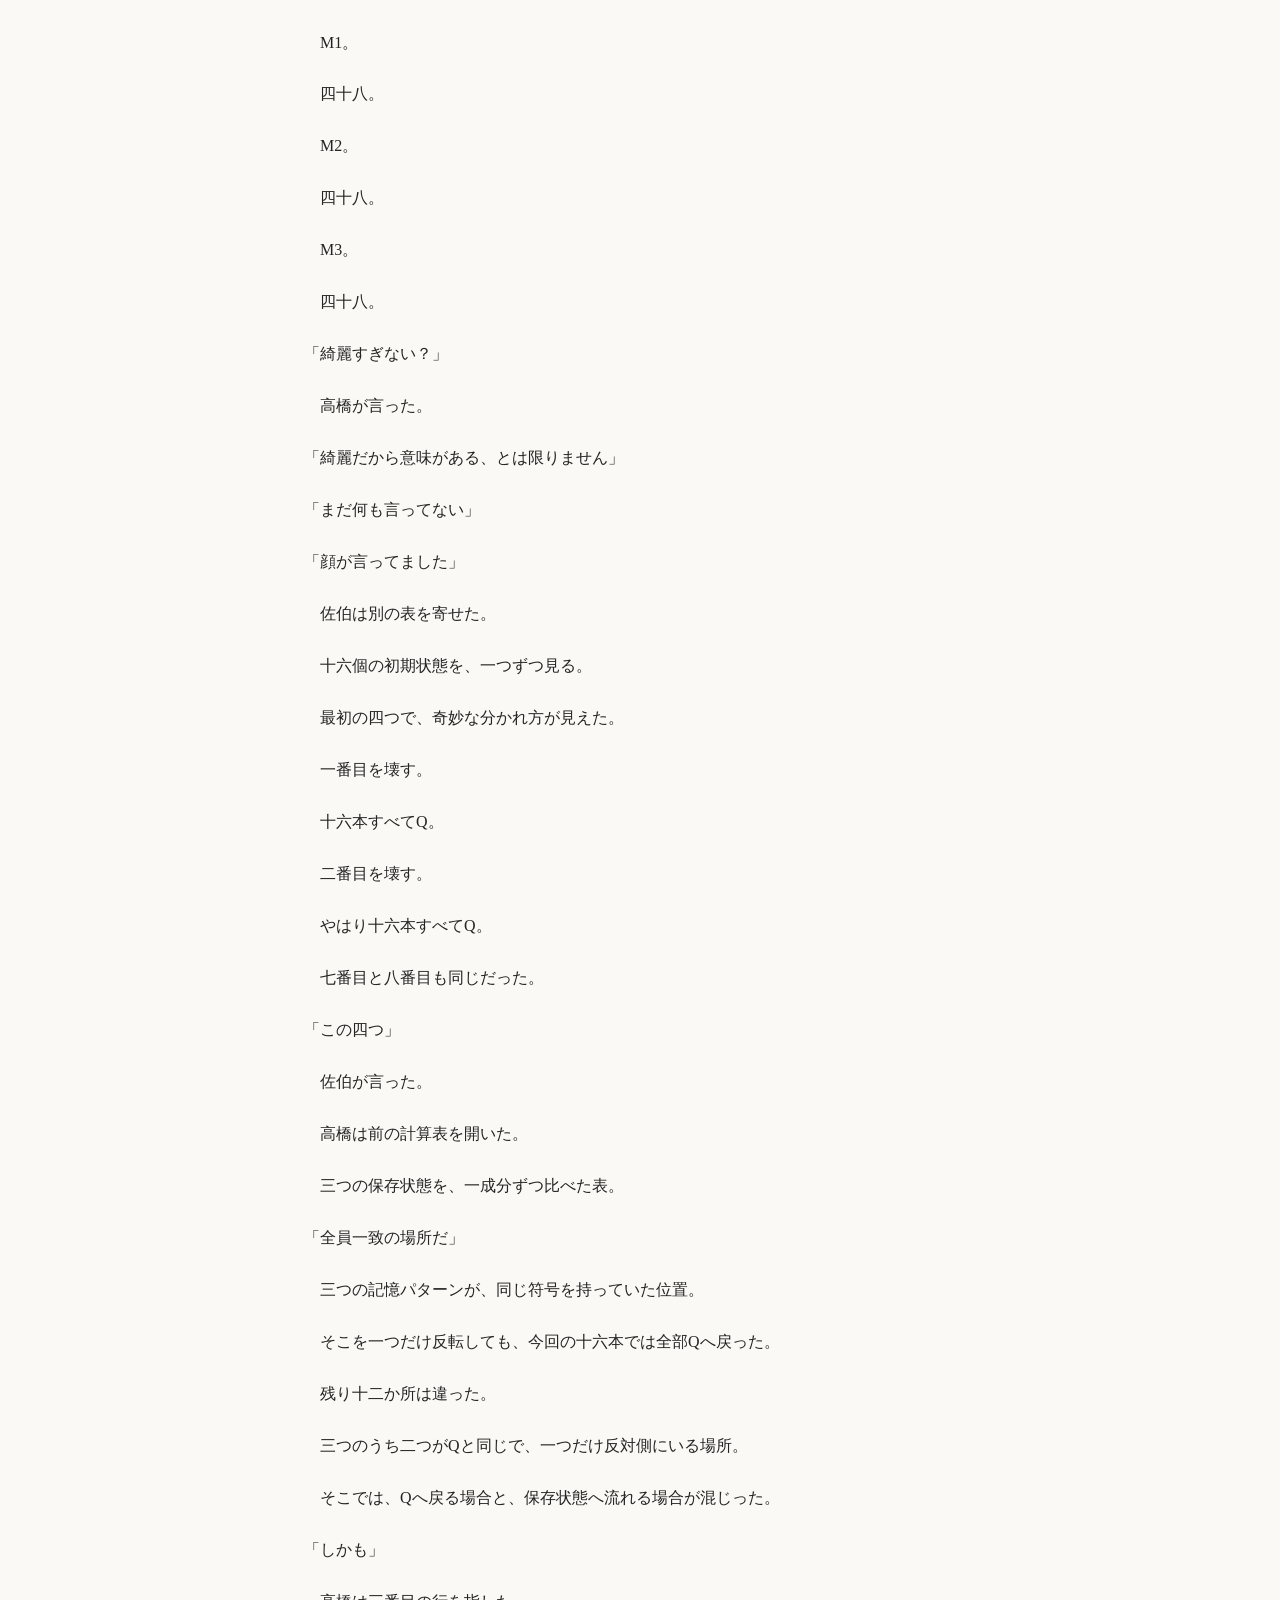
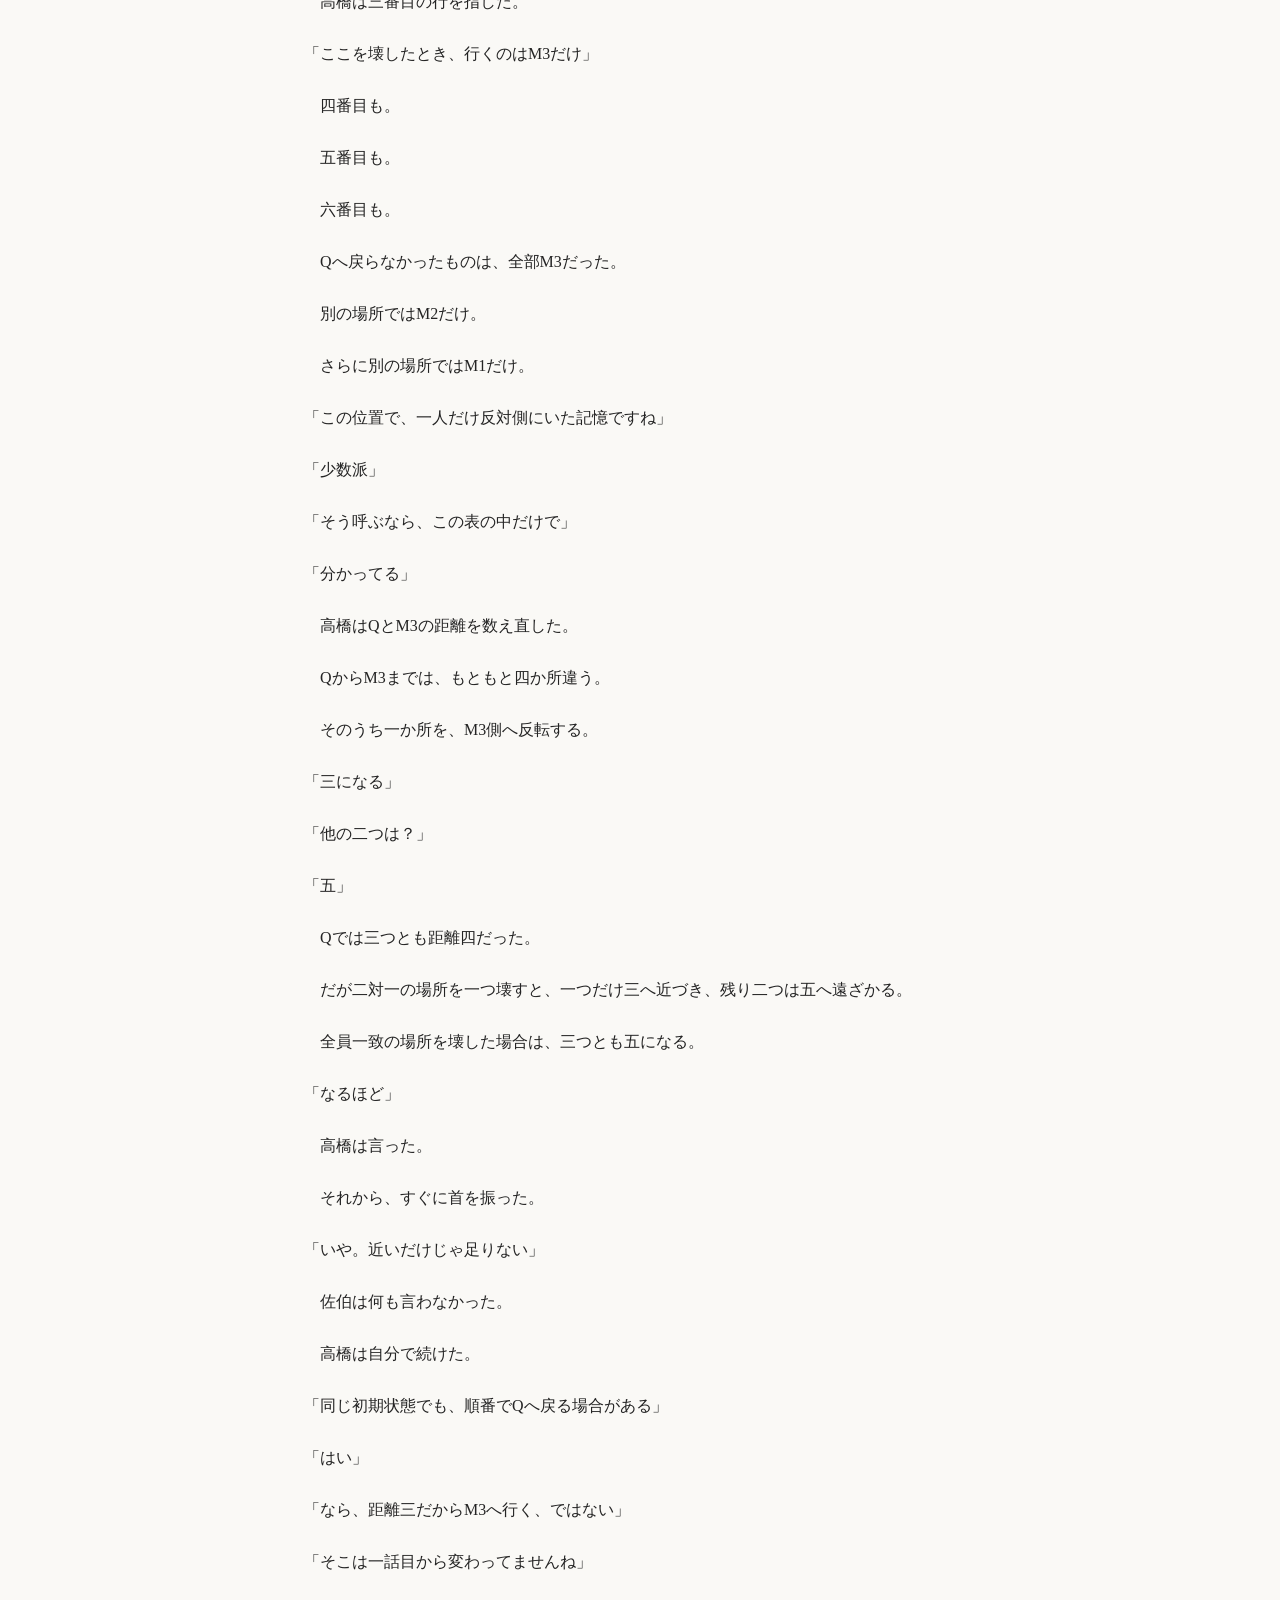
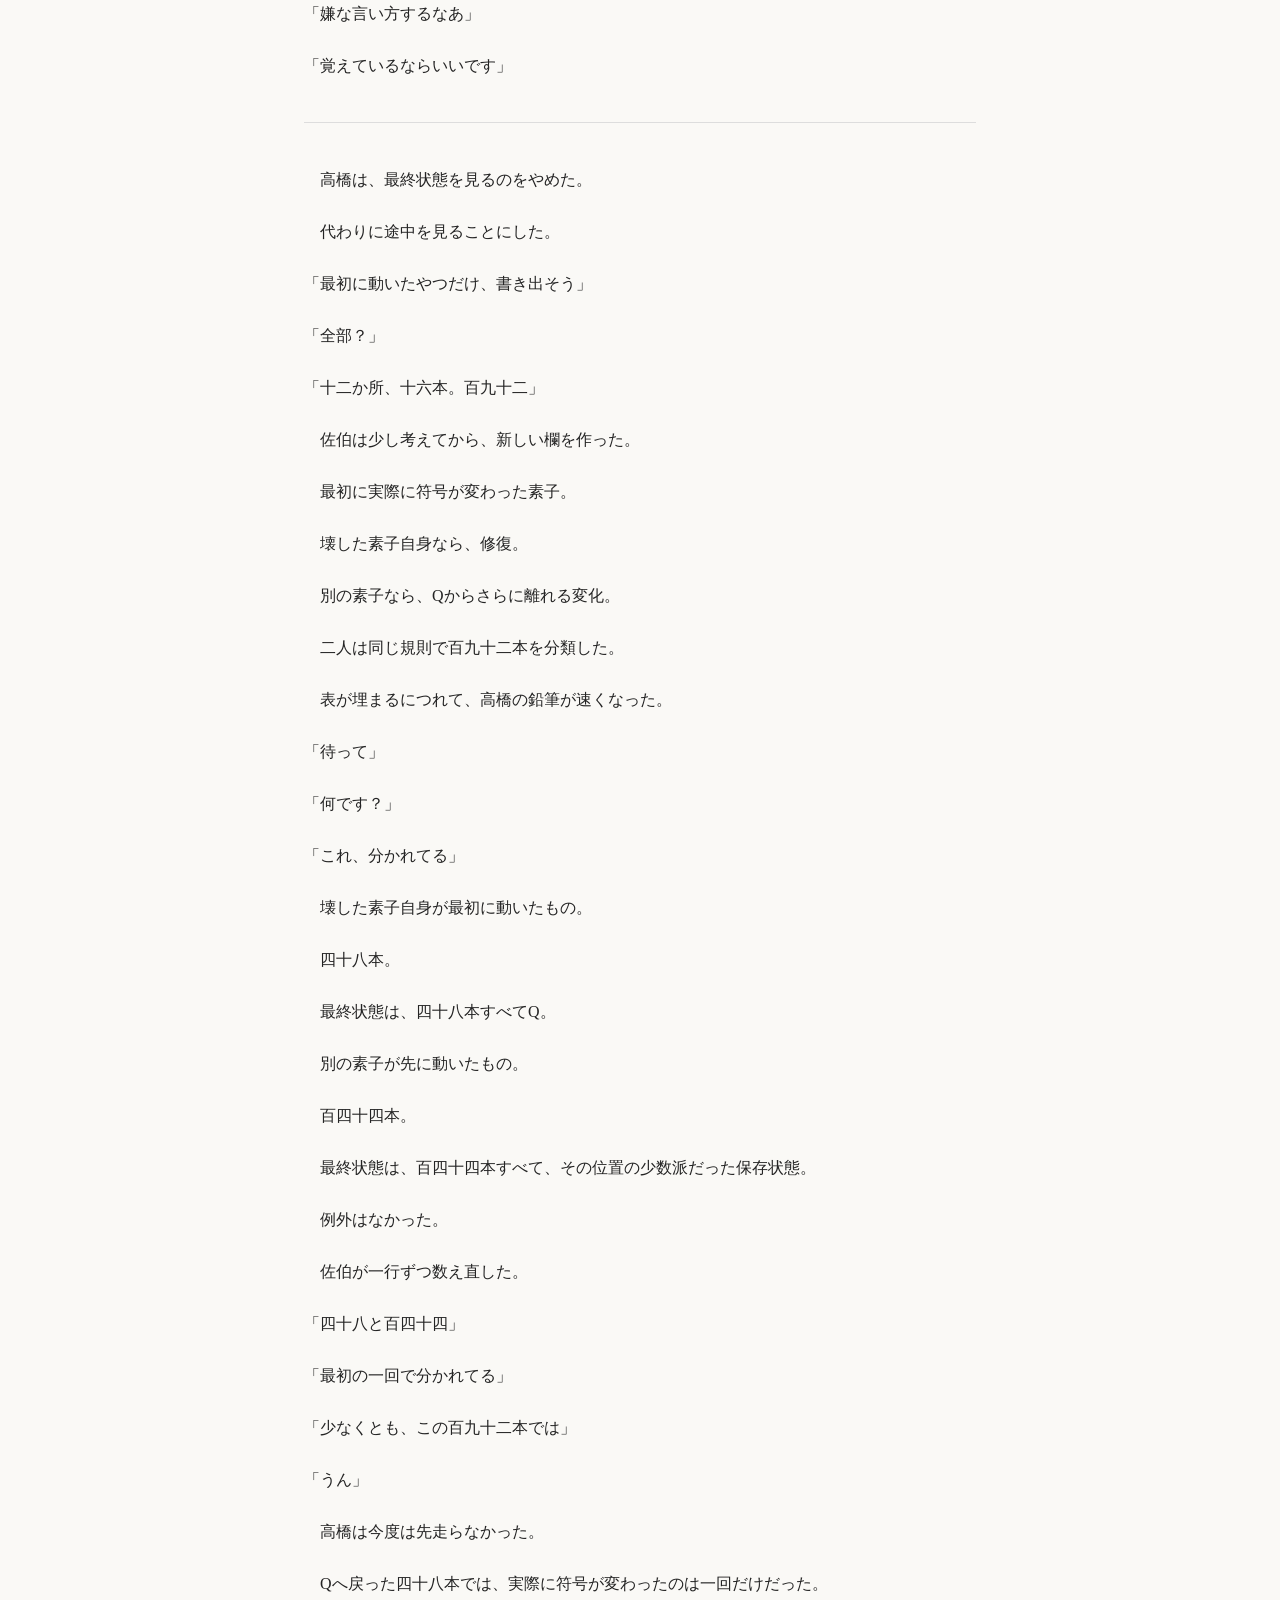
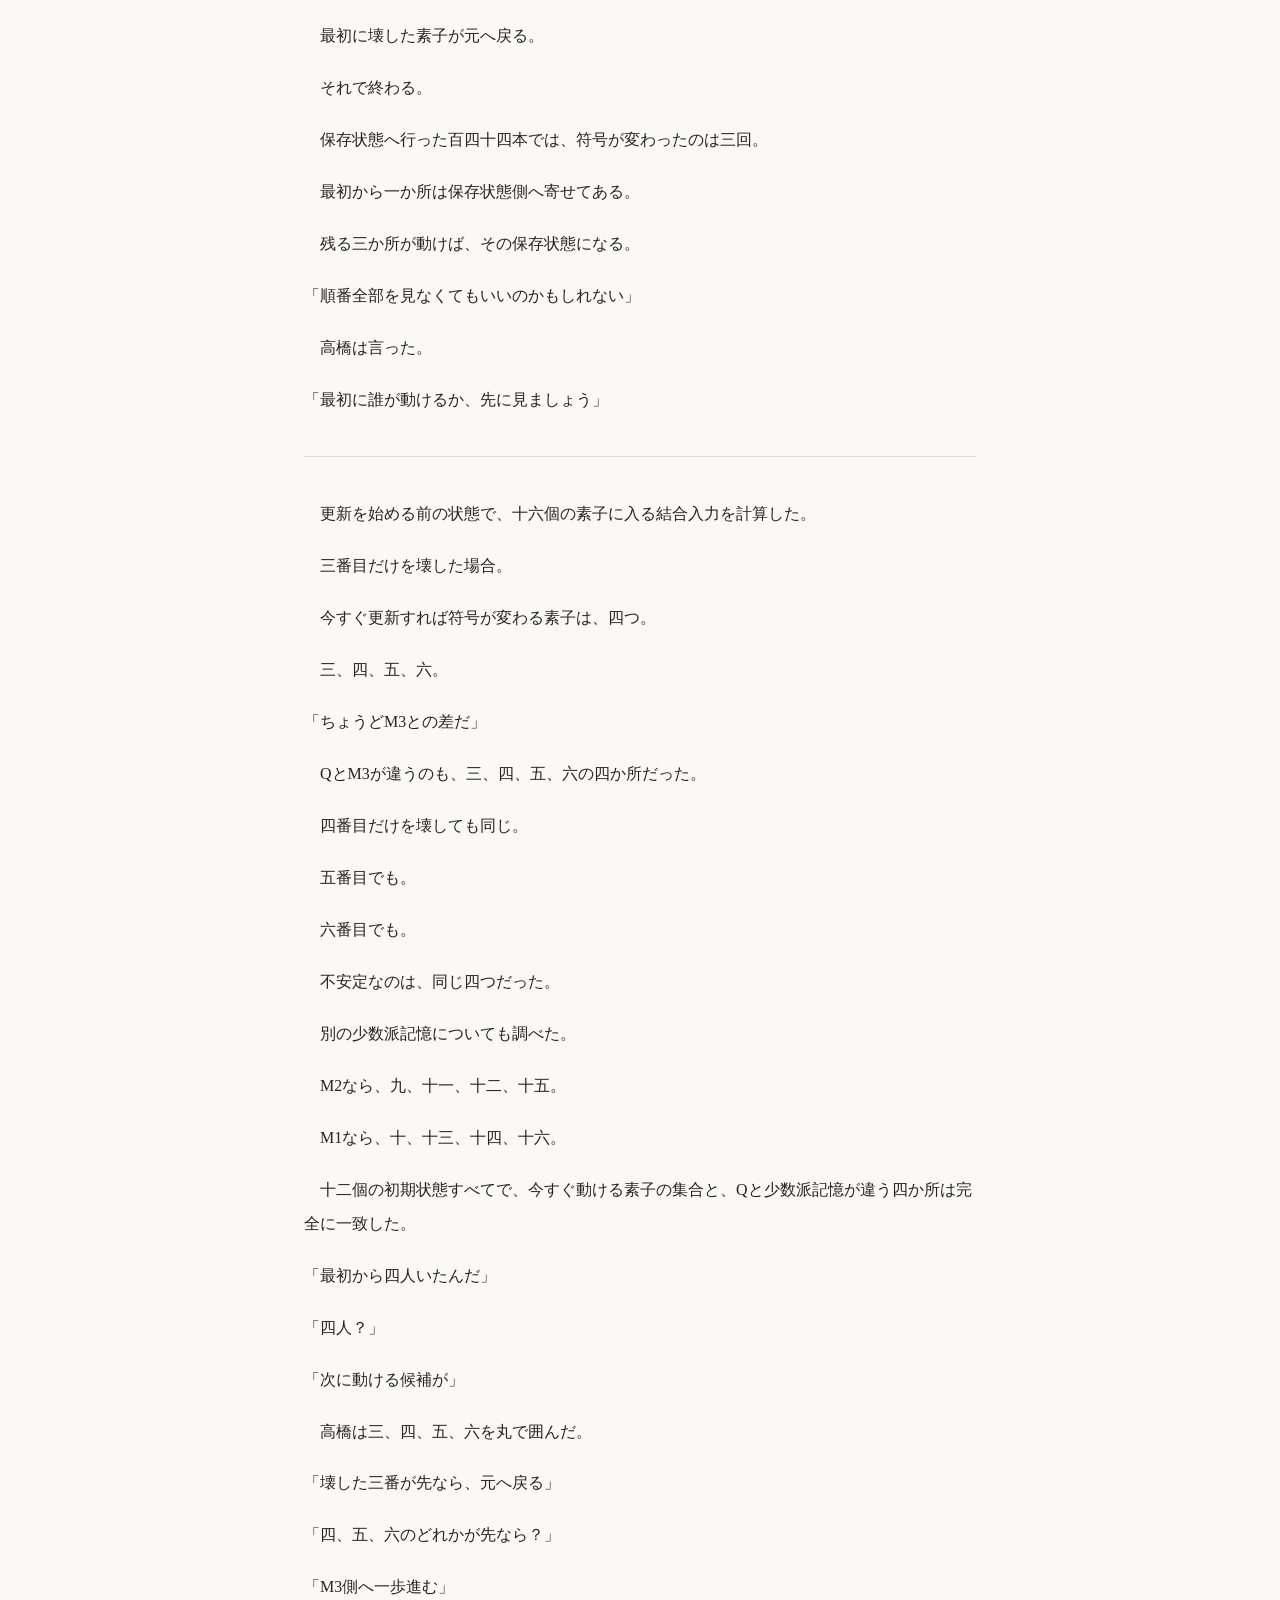
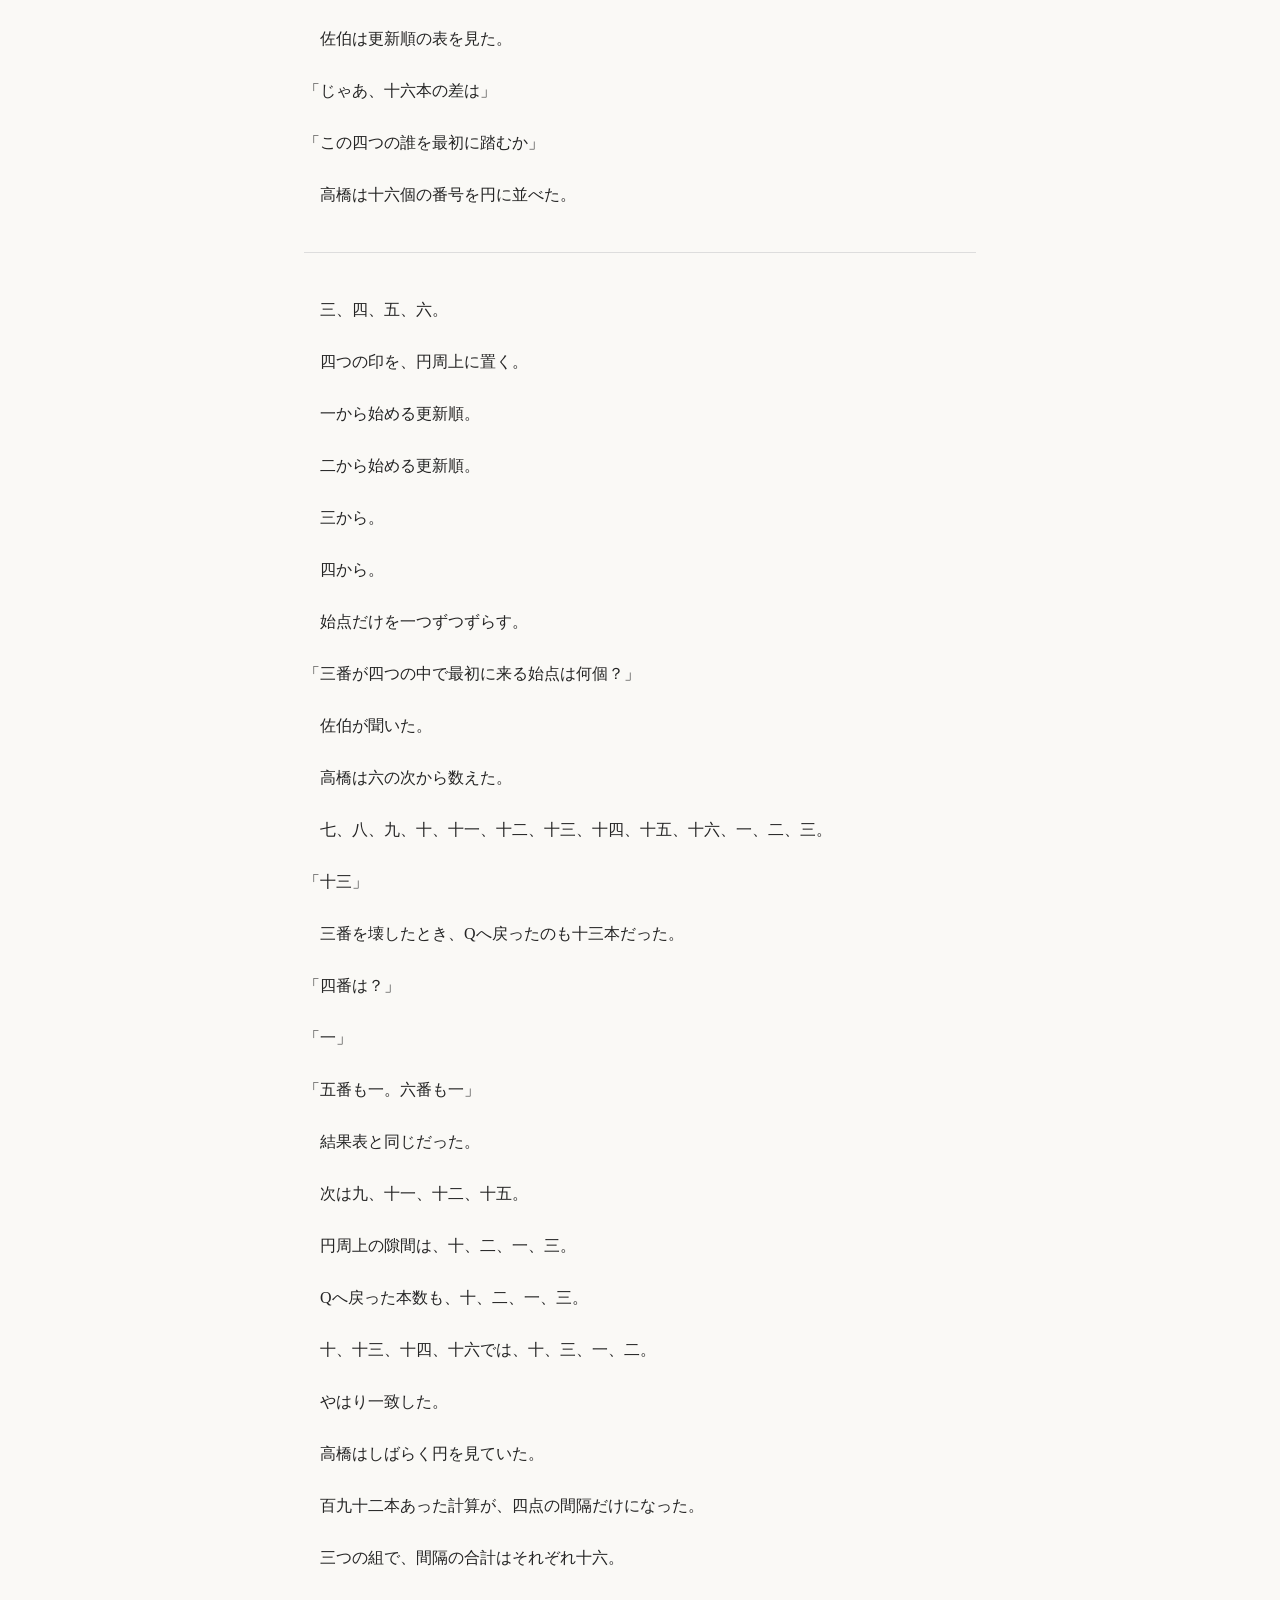
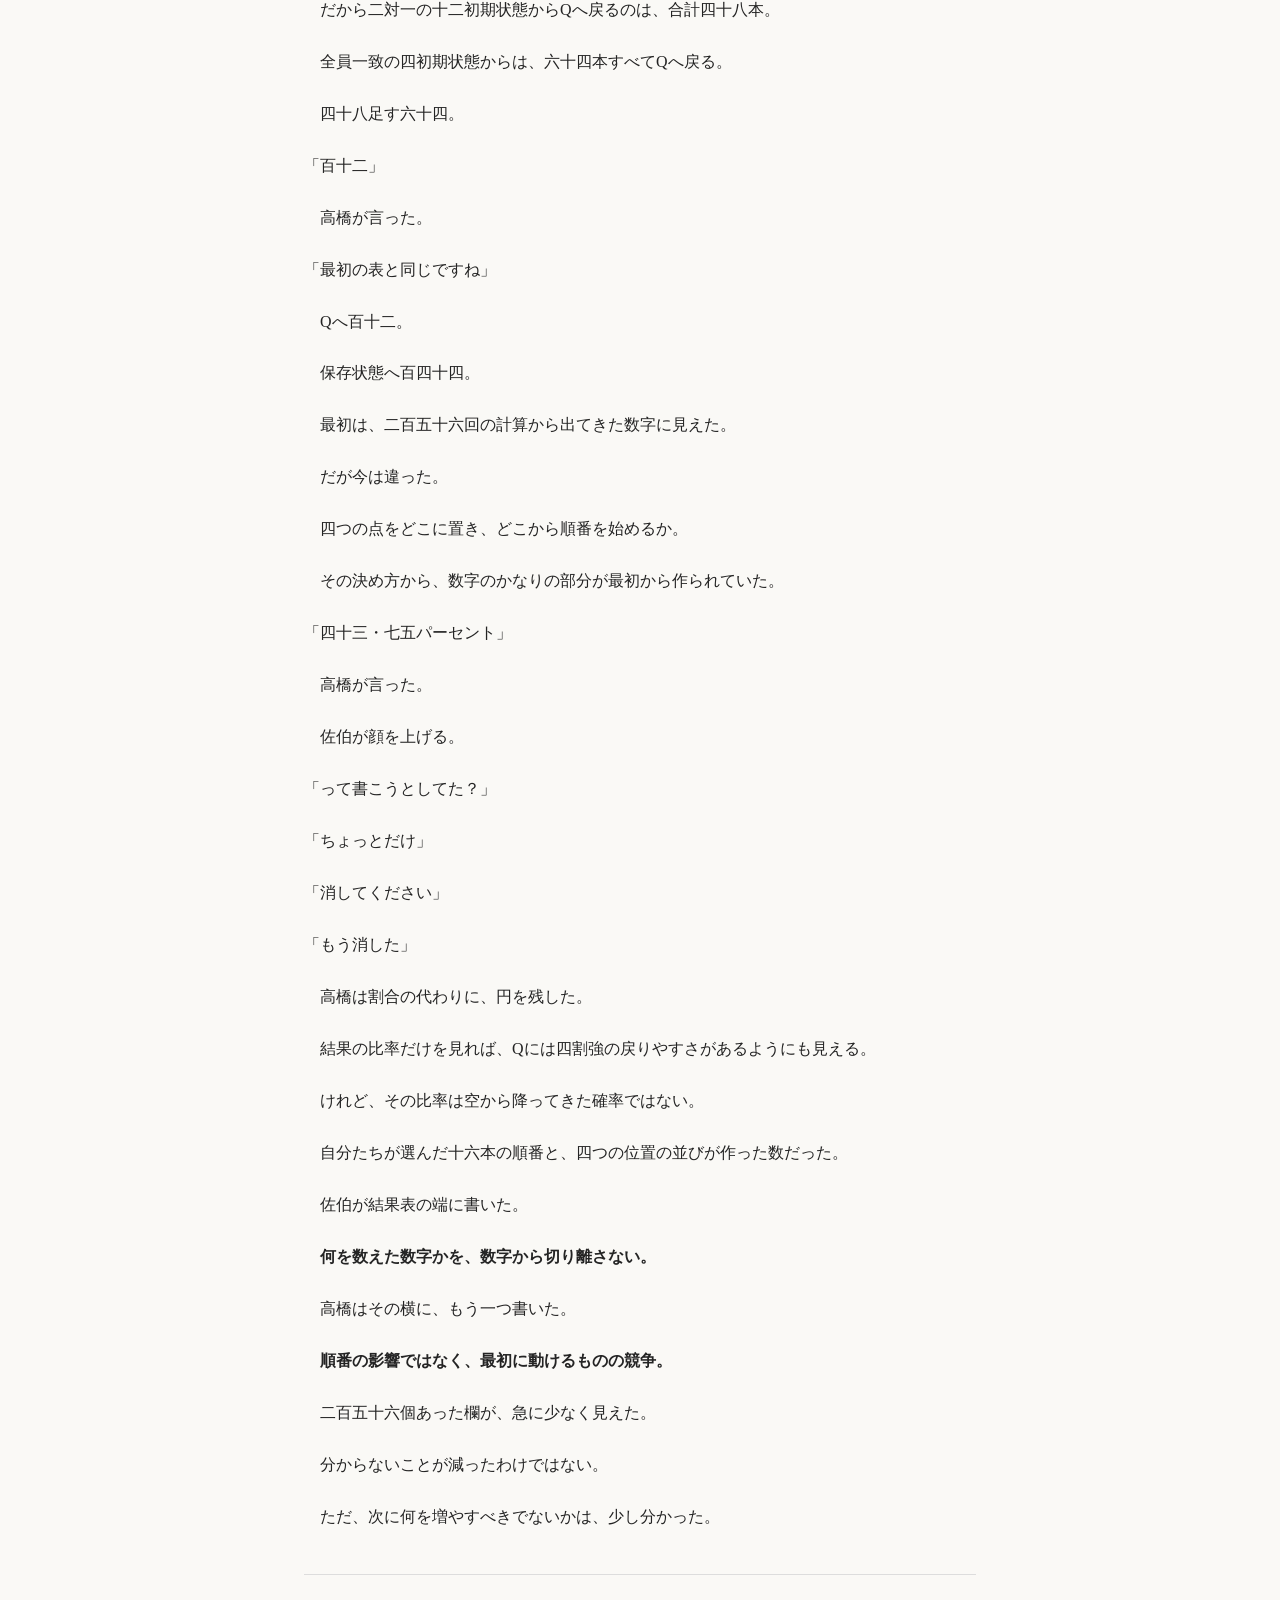
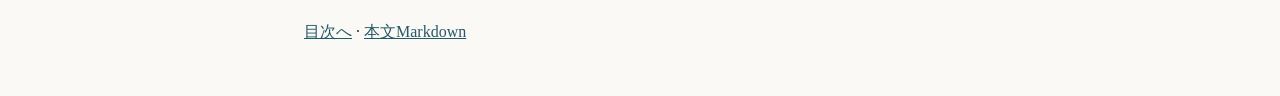
<file: docs/serial/005.html>
<!doctype html>
<html lang="ja"><meta charset="utf-8"><meta name="viewport" content="width=device-width,initial-scale=1"><meta http-equiv="Content-Security-Policy" content="default-src 'none'; style-src 'unsafe-inline'; base-uri 'none'; form-action 'none'"><title>第5話　最初に動いたもの｜転生したらニューラルネットワークだった件</title><style>body{max-width:42em;margin:3em auto;padding:0 1.25em;font-family:serif;line-height:2.1;background:#faf9f6;color:#242424}p{margin:1.15em 0;white-space:pre-wrap}a{color:#245968}h1{font-size:1.6em;line-height:1.6}small{font-family:sans-serif}hr{border:0;border-top:1px solid #ddd;margin:2.5em 0}</style><header><a href="index.html">転生したらニューラルネットワークだった件</a><p><small>連載版 · AI編集・検証済み。実読者評価・Canon受理とは別です。</small></p></header><main><h1>第5話　最初に動いたもの</h1>
<p>Qは、そこに置けば動かなかった。</p>
<p>　問題は、そこへ戻ってくるかどうかだった。</p>
<p>「一個だけ壊す」</p>
<p>　高橋は十六個の符号が並ぶQの横に、新しい列を作った。</p>
<p>「十六か所、全部？」</p>
<p>「全部」</p>
<p>　佐伯は先に結果欄を作った。</p>
<p>　初期状態。</p>
<p>　更新する順番。</p>
<p>　最後に止まった状態。</p>
<p>「順番は？」</p>
<p>「一から十六までを、始める場所だけずらす」</p>
<p>　高橋は指で紙の上を一周した。</p>
<p>　一、二、三……十六。</p>
<p>　次は二から始めて、十六のあとに一。</p>
<p>　それを十六本。</p>
<p>「十六個の初期状態に、十六本」</p>
<p>「二百五十六」</p>
<p>　佐伯が言った。</p>
<p>「後から増やさない？」</p>
<p>「増やさない」</p>
<p>　高橋は答えた。</p>
<p>「まずこれだけ見る」</p>
<hr>
<p>　結果の表が埋まったとき、最初に目についたのは数字の揃い方だった。</p>
<p>　Q。</p>
<p>　百十二。</p>
<p>　M1。</p>
<p>　四十八。</p>
<p>　M2。</p>
<p>　四十八。</p>
<p>　M3。</p>
<p>　四十八。</p>
<p>「綺麗すぎない？」</p>
<p>　高橋が言った。</p>
<p>「綺麗だから意味がある、とは限りません」</p>
<p>「まだ何も言ってない」</p>
<p>「顔が言ってました」</p>
<p>　佐伯は別の表を寄せた。</p>
<p>　十六個の初期状態を、一つずつ見る。</p>
<p>　最初の四つで、奇妙な分かれ方が見えた。</p>
<p>　一番目を壊す。</p>
<p>　十六本すべてQ。</p>
<p>　二番目を壊す。</p>
<p>　やはり十六本すべてQ。</p>
<p>　七番目と八番目も同じだった。</p>
<p>「この四つ」</p>
<p>　佐伯が言った。</p>
<p>　高橋は前の計算表を開いた。</p>
<p>　三つの保存状態を、一成分ずつ比べた表。</p>
<p>「全員一致の場所だ」</p>
<p>　三つの記憶パターンが、同じ符号を持っていた位置。</p>
<p>　そこを一つだけ反転しても、今回の十六本では全部Qへ戻った。</p>
<p>　残り十二か所は違った。</p>
<p>　三つのうち二つがQと同じで、一つだけ反対側にいる場所。</p>
<p>　そこでは、Qへ戻る場合と、保存状態へ流れる場合が混じった。</p>
<p>「しかも」</p>
<p>　高橋は三番目の行を指した。</p>
<p>「ここを壊したとき、行くのはM3だけ」</p>
<p>　四番目も。</p>
<p>　五番目も。</p>
<p>　六番目も。</p>
<p>　Qへ戻らなかったものは、全部M3だった。</p>
<p>　別の場所ではM2だけ。</p>
<p>　さらに別の場所ではM1だけ。</p>
<p>「この位置で、一人だけ反対側にいた記憶ですね」</p>
<p>「少数派」</p>
<p>「そう呼ぶなら、この表の中だけで」</p>
<p>「分かってる」</p>
<p>　高橋はQとM3の距離を数え直した。</p>
<p>　QからM3までは、もともと四か所違う。</p>
<p>　そのうち一か所を、M3側へ反転する。</p>
<p>「三になる」</p>
<p>「他の二つは？」</p>
<p>「五」</p>
<p>　Qでは三つとも距離四だった。</p>
<p>　だが二対一の場所を一つ壊すと、一つだけ三へ近づき、残り二つは五へ遠ざかる。</p>
<p>　全員一致の場所を壊した場合は、三つとも五になる。</p>
<p>「なるほど」</p>
<p>　高橋は言った。</p>
<p>　それから、すぐに首を振った。</p>
<p>「いや。近いだけじゃ足りない」</p>
<p>　佐伯は何も言わなかった。</p>
<p>　高橋は自分で続けた。</p>
<p>「同じ初期状態でも、順番でQへ戻る場合がある」</p>
<p>「はい」</p>
<p>「なら、距離三だからM3へ行く、ではない」</p>
<p>「そこは一話目から変わってませんね」</p>
<p>「嫌な言い方するなあ」</p>
<p>「覚えているならいいです」</p>
<hr>
<p>　高橋は、最終状態を見るのをやめた。</p>
<p>　代わりに途中を見ることにした。</p>
<p>「最初に動いたやつだけ、書き出そう」</p>
<p>「全部？」</p>
<p>「十二か所、十六本。百九十二」</p>
<p>　佐伯は少し考えてから、新しい欄を作った。</p>
<p>　最初に実際に符号が変わった素子。</p>
<p>　壊した素子自身なら、修復。</p>
<p>　別の素子なら、Qからさらに離れる変化。</p>
<p>　二人は同じ規則で百九十二本を分類した。</p>
<p>　表が埋まるにつれて、高橋の鉛筆が速くなった。</p>
<p>「待って」</p>
<p>「何です？」</p>
<p>「これ、分かれてる」</p>
<p>　壊した素子自身が最初に動いたもの。</p>
<p>　四十八本。</p>
<p>　最終状態は、四十八本すべてQ。</p>
<p>　別の素子が先に動いたもの。</p>
<p>　百四十四本。</p>
<p>　最終状態は、百四十四本すべて、その位置の少数派だった保存状態。</p>
<p>　例外はなかった。</p>
<p>　佐伯が一行ずつ数え直した。</p>
<p>「四十八と百四十四」</p>
<p>「最初の一回で分かれてる」</p>
<p>「少なくとも、この百九十二本では」</p>
<p>「うん」</p>
<p>　高橋は今度は先走らなかった。</p>
<p>　Qへ戻った四十八本では、実際に符号が変わったのは一回だけだった。</p>
<p>　最初に壊した素子が元へ戻る。</p>
<p>　それで終わる。</p>
<p>　保存状態へ行った百四十四本では、符号が変わったのは三回。</p>
<p>　最初から一か所は保存状態側へ寄せてある。</p>
<p>　残る三か所が動けば、その保存状態になる。</p>
<p>「順番全部を見なくてもいいのかもしれない」</p>
<p>　高橋は言った。</p>
<p>「最初に誰が動けるか、先に見ましょう」</p>
<hr>
<p>　更新を始める前の状態で、十六個の素子に入る結合入力を計算した。</p>
<p>　三番目だけを壊した場合。</p>
<p>　今すぐ更新すれば符号が変わる素子は、四つ。</p>
<p>　三、四、五、六。</p>
<p>「ちょうどM3との差だ」</p>
<p>　QとM3が違うのも、三、四、五、六の四か所だった。</p>
<p>　四番目だけを壊しても同じ。</p>
<p>　五番目でも。</p>
<p>　六番目でも。</p>
<p>　不安定なのは、同じ四つだった。</p>
<p>　別の少数派記憶についても調べた。</p>
<p>　M2なら、九、十一、十二、十五。</p>
<p>　M1なら、十、十三、十四、十六。</p>
<p>　十二個の初期状態すべてで、今すぐ動ける素子の集合と、Qと少数派記憶が違う四か所は完全に一致した。</p>
<p>「最初から四人いたんだ」</p>
<p>「四人？」</p>
<p>「次に動ける候補が」</p>
<p>　高橋は三、四、五、六を丸で囲んだ。</p>
<p>「壊した三番が先なら、元へ戻る」</p>
<p>「四、五、六のどれかが先なら？」</p>
<p>「M3側へ一歩進む」</p>
<p>　佐伯は更新順の表を見た。</p>
<p>「じゃあ、十六本の差は」</p>
<p>「この四つの誰を最初に踏むか」</p>
<p>　高橋は十六個の番号を円に並べた。</p>
<hr>
<p>　三、四、五、六。</p>
<p>　四つの印を、円周上に置く。</p>
<p>　一から始める更新順。</p>
<p>　二から始める更新順。</p>
<p>　三から。</p>
<p>　四から。</p>
<p>　始点だけを一つずつずらす。</p>
<p>「三番が四つの中で最初に来る始点は何個？」</p>
<p>　佐伯が聞いた。</p>
<p>　高橋は六の次から数えた。</p>
<p>　七、八、九、十、十一、十二、十三、十四、十五、十六、一、二、三。</p>
<p>「十三」</p>
<p>　三番を壊したとき、Qへ戻ったのも十三本だった。</p>
<p>「四番は？」</p>
<p>「一」</p>
<p>「五番も一。六番も一」</p>
<p>　結果表と同じだった。</p>
<p>　次は九、十一、十二、十五。</p>
<p>　円周上の隙間は、十、二、一、三。</p>
<p>　Qへ戻った本数も、十、二、一、三。</p>
<p>　十、十三、十四、十六では、十、三、一、二。</p>
<p>　やはり一致した。</p>
<p>　高橋はしばらく円を見ていた。</p>
<p>　百九十二本あった計算が、四点の間隔だけになった。</p>
<p>　三つの組で、間隔の合計はそれぞれ十六。</p>
<p>　だから二対一の十二初期状態からQへ戻るのは、合計四十八本。</p>
<p>　全員一致の四初期状態からは、六十四本すべてQへ戻る。</p>
<p>　四十八足す六十四。</p>
<p>「百十二」</p>
<p>　高橋が言った。</p>
<p>「最初の表と同じですね」</p>
<p>　Qへ百十二。</p>
<p>　保存状態へ百四十四。</p>
<p>　最初は、二百五十六回の計算から出てきた数字に見えた。</p>
<p>　だが今は違った。</p>
<p>　四つの点をどこに置き、どこから順番を始めるか。</p>
<p>　その決め方から、数字のかなりの部分が最初から作られていた。</p>
<p>「四十三・七五パーセント」</p>
<p>　高橋が言った。</p>
<p>　佐伯が顔を上げる。</p>
<p>「って書こうとしてた？」</p>
<p>「ちょっとだけ」</p>
<p>「消してください」</p>
<p>「もう消した」</p>
<p>　高橋は割合の代わりに、円を残した。</p>
<p>　結果の比率だけを見れば、Qには四割強の戻りやすさがあるようにも見える。</p>
<p>　けれど、その比率は空から降ってきた確率ではない。</p>
<p>　自分たちが選んだ十六本の順番と、四つの位置の並びが作った数だった。</p>
<p>　佐伯が結果表の端に書いた。</p>
<p>　<strong>何を数えた数字かを、数字から切り離さない。</strong></p>
<p>　高橋はその横に、もう一つ書いた。</p>
<p>　<strong>順番の影響ではなく、最初に動けるものの競争。</strong></p>
<p>　二百五十六個あった欄が、急に少なく見えた。</p>
<p>　分からないことが減ったわけではない。</p>
<p>　ただ、次に何を増やすべきでないかは、少し分かった。</p>
<hr><p><a href="index.html">目次へ</a> · <a href="005.md">本文Markdown</a></p></main></html>
</file>
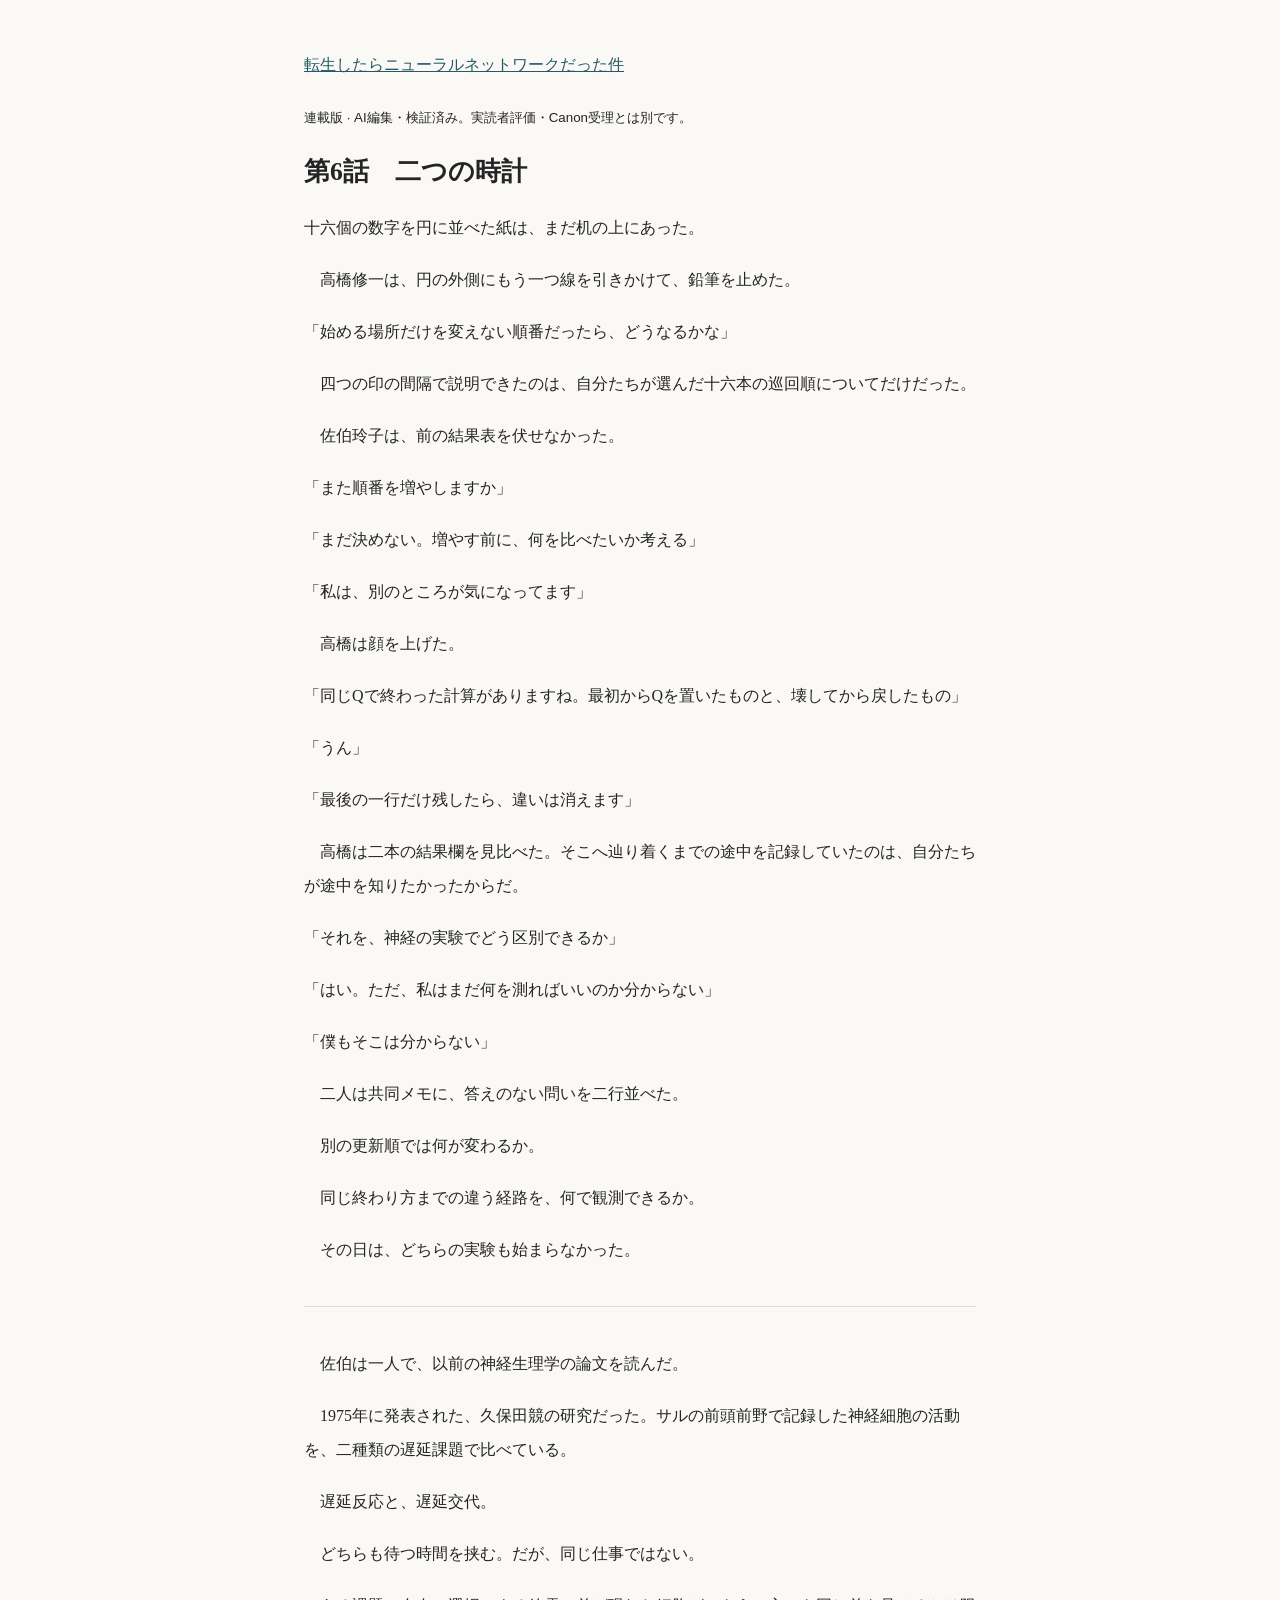
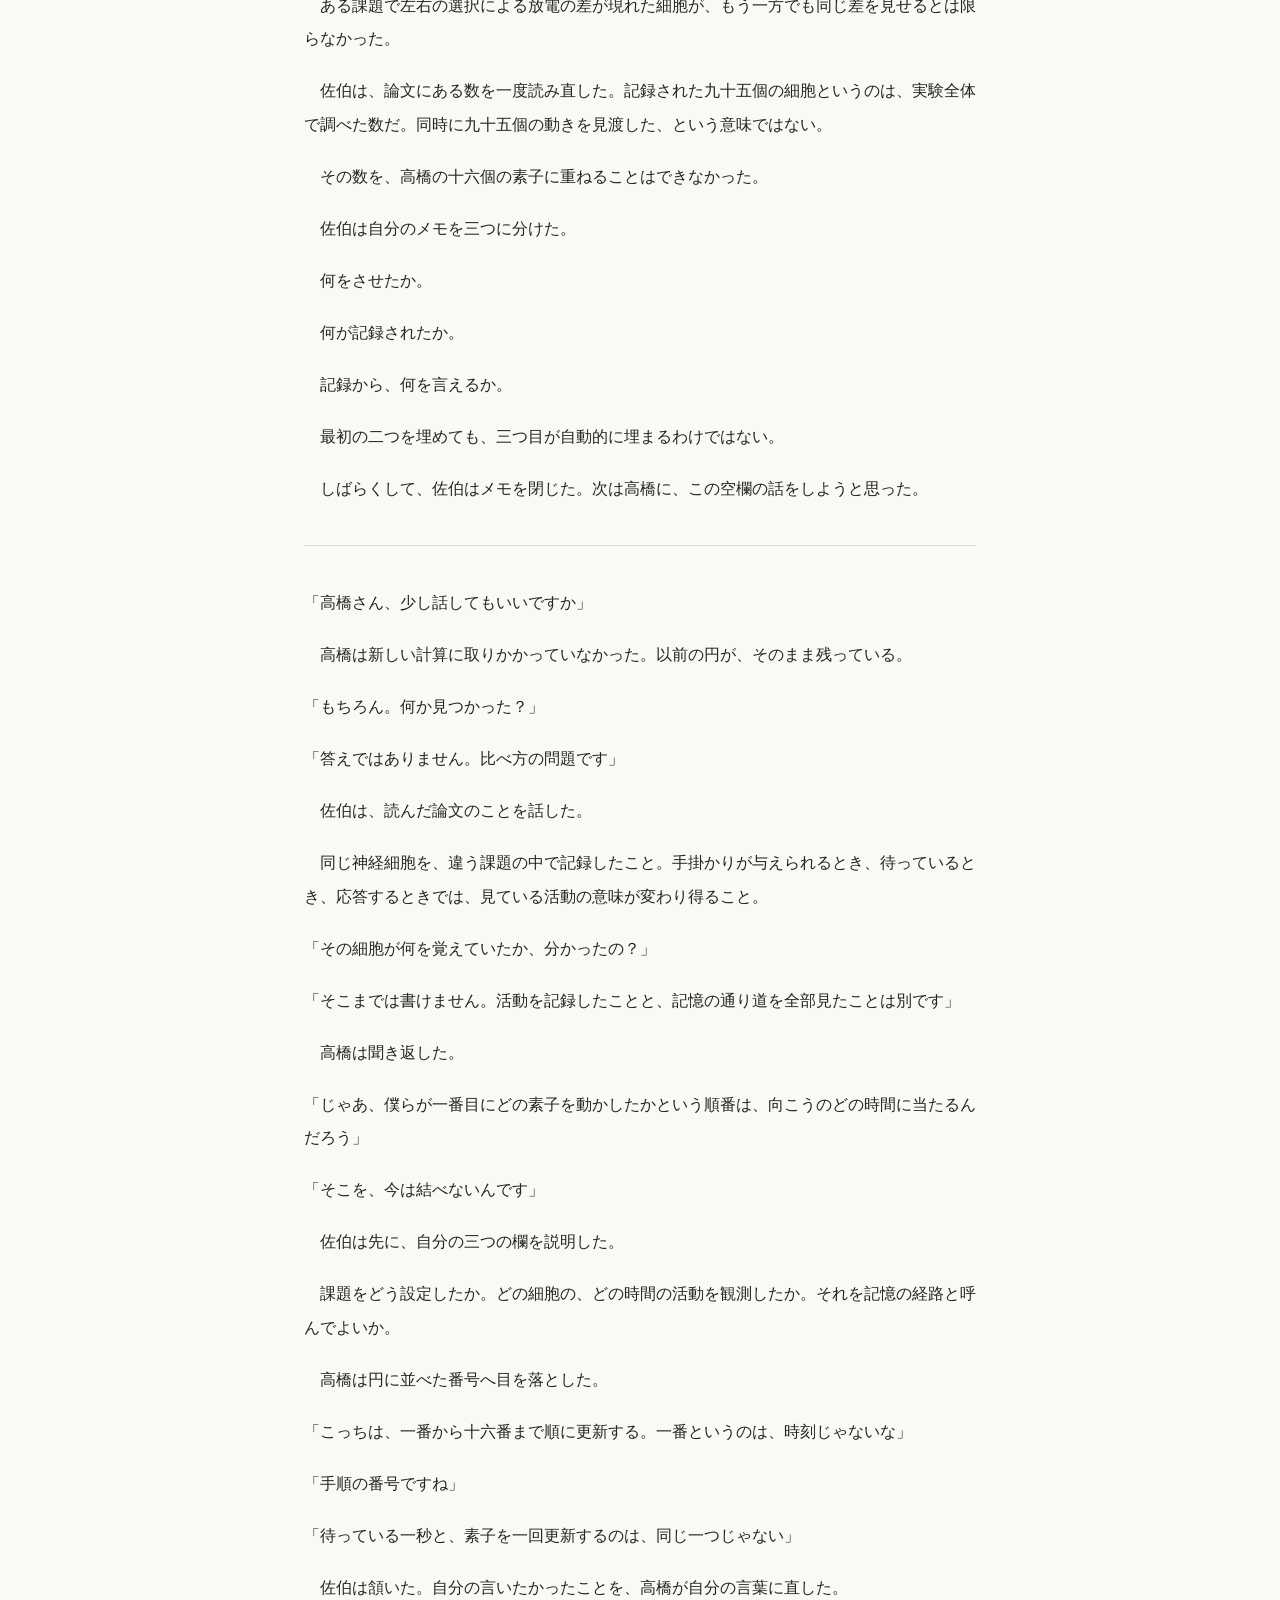
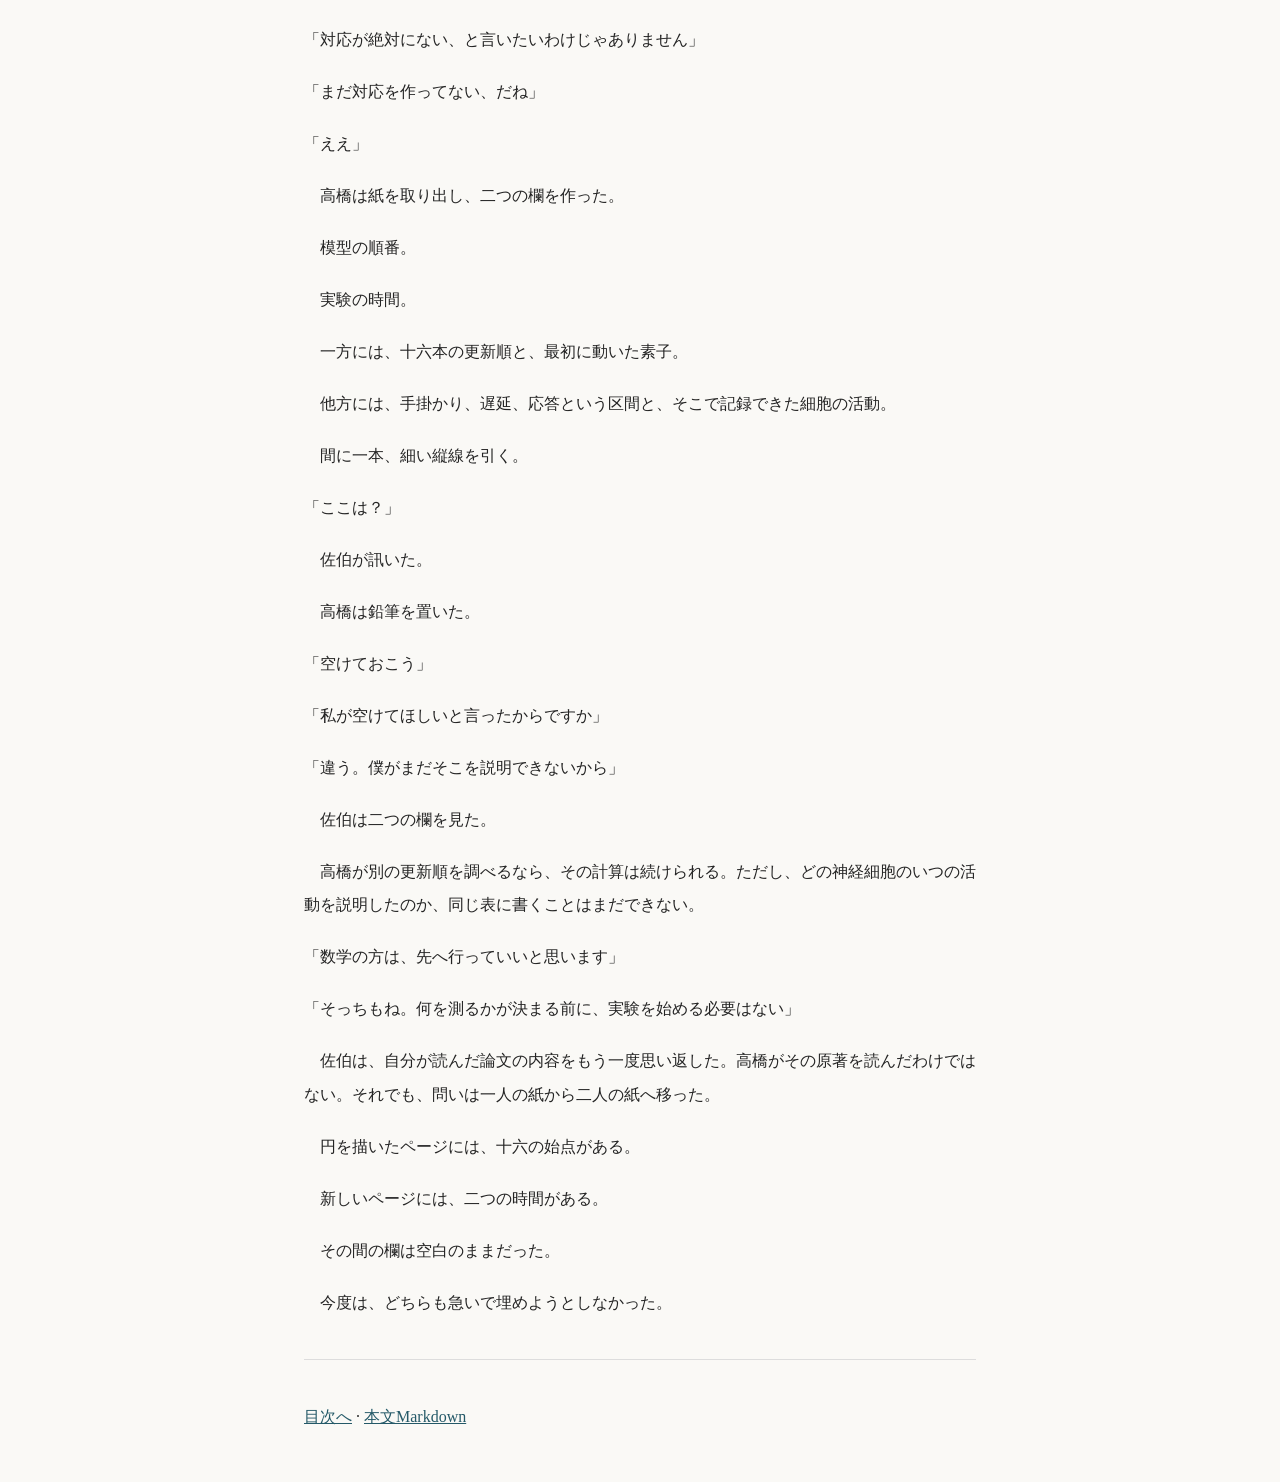
<file: docs/serial/006.html>
<!doctype html>
<html lang="ja"><meta charset="utf-8"><meta name="viewport" content="width=device-width,initial-scale=1"><meta http-equiv="Content-Security-Policy" content="default-src 'none'; style-src 'unsafe-inline'; base-uri 'none'; form-action 'none'"><title>第6話　二つの時計｜転生したらニューラルネットワークだった件</title><style>body{max-width:42em;margin:3em auto;padding:0 1.25em;font-family:serif;line-height:2.1;background:#faf9f6;color:#242424}p{margin:1.15em 0;white-space:pre-wrap}a{color:#245968}h1{font-size:1.6em;line-height:1.6}small{font-family:sans-serif}hr{border:0;border-top:1px solid #ddd;margin:2.5em 0}</style><header><a href="index.html">転生したらニューラルネットワークだった件</a><p><small>連載版 · AI編集・検証済み。実読者評価・Canon受理とは別です。</small></p></header><main><h1>第6話　二つの時計</h1>
<p>十六個の数字を円に並べた紙は、まだ机の上にあった。</p>
<p>　高橋修一は、円の外側にもう一つ線を引きかけて、鉛筆を止めた。</p>
<p>「始める場所だけを変えない順番だったら、どうなるかな」</p>
<p>　四つの印の間隔で説明できたのは、自分たちが選んだ十六本の巡回順についてだけだった。</p>
<p>　佐伯玲子は、前の結果表を伏せなかった。</p>
<p>「また順番を増やしますか」</p>
<p>「まだ決めない。増やす前に、何を比べたいか考える」</p>
<p>「私は、別のところが気になってます」</p>
<p>　高橋は顔を上げた。</p>
<p>「同じQで終わった計算がありますね。最初からQを置いたものと、壊してから戻したもの」</p>
<p>「うん」</p>
<p>「最後の一行だけ残したら、違いは消えます」</p>
<p>　高橋は二本の結果欄を見比べた。そこへ辿り着くまでの途中を記録していたのは、自分たちが途中を知りたかったからだ。</p>
<p>「それを、神経の実験でどう区別できるか」</p>
<p>「はい。ただ、私はまだ何を測ればいいのか分からない」</p>
<p>「僕もそこは分からない」</p>
<p>　二人は共同メモに、答えのない問いを二行並べた。</p>
<p>　別の更新順では何が変わるか。</p>
<p>　同じ終わり方までの違う経路を、何で観測できるか。</p>
<p>　その日は、どちらの実験も始まらなかった。</p>
<hr>
<p>　佐伯は一人で、以前の神経生理学の論文を読んだ。</p>
<p>　1975年に発表された、久保田競の研究だった。サルの前頭前野で記録した神経細胞の活動を、二種類の遅延課題で比べている。</p>
<p>　遅延反応と、遅延交代。</p>
<p>　どちらも待つ時間を挟む。だが、同じ仕事ではない。</p>
<p>　ある課題で左右の選択による放電の差が現れた細胞が、もう一方でも同じ差を見せるとは限らなかった。</p>
<p>　佐伯は、論文にある数を一度読み直した。記録された九十五個の細胞というのは、実験全体で調べた数だ。同時に九十五個の動きを見渡した、という意味ではない。</p>
<p>　その数を、高橋の十六個の素子に重ねることはできなかった。</p>
<p>　佐伯は自分のメモを三つに分けた。</p>
<p>　何をさせたか。</p>
<p>　何が記録されたか。</p>
<p>　記録から、何を言えるか。</p>
<p>　最初の二つを埋めても、三つ目が自動的に埋まるわけではない。</p>
<p>　しばらくして、佐伯はメモを閉じた。次は高橋に、この空欄の話をしようと思った。</p>
<hr>
<p>「高橋さん、少し話してもいいですか」</p>
<p>　高橋は新しい計算に取りかかっていなかった。以前の円が、そのまま残っている。</p>
<p>「もちろん。何か見つかった？」</p>
<p>「答えではありません。比べ方の問題です」</p>
<p>　佐伯は、読んだ論文のことを話した。</p>
<p>　同じ神経細胞を、違う課題の中で記録したこと。手掛かりが与えられるとき、待っているとき、応答するときでは、見ている活動の意味が変わり得ること。</p>
<p>「その細胞が何を覚えていたか、分かったの？」</p>
<p>「そこまでは書けません。活動を記録したことと、記憶の通り道を全部見たことは別です」</p>
<p>　高橋は聞き返した。</p>
<p>「じゃあ、僕らが一番目にどの素子を動かしたかという順番は、向こうのどの時間に当たるんだろう」</p>
<p>「そこを、今は結べないんです」</p>
<p>　佐伯は先に、自分の三つの欄を説明した。</p>
<p>　課題をどう設定したか。どの細胞の、どの時間の活動を観測したか。それを記憶の経路と呼んでよいか。</p>
<p>　高橋は円に並べた番号へ目を落とした。</p>
<p>「こっちは、一番から十六番まで順に更新する。一番というのは、時刻じゃないな」</p>
<p>「手順の番号ですね」</p>
<p>「待っている一秒と、素子を一回更新するのは、同じ一つじゃない」</p>
<p>　佐伯は頷いた。自分の言いたかったことを、高橋が自分の言葉に直した。</p>
<p>「対応が絶対にない、と言いたいわけじゃありません」</p>
<p>「まだ対応を作ってない、だね」</p>
<p>「ええ」</p>
<p>　高橋は紙を取り出し、二つの欄を作った。</p>
<p>　模型の順番。</p>
<p>　実験の時間。</p>
<p>　一方には、十六本の更新順と、最初に動いた素子。</p>
<p>　他方には、手掛かり、遅延、応答という区間と、そこで記録できた細胞の活動。</p>
<p>　間に一本、細い縦線を引く。</p>
<p>「ここは？」</p>
<p>　佐伯が訊いた。</p>
<p>　高橋は鉛筆を置いた。</p>
<p>「空けておこう」</p>
<p>「私が空けてほしいと言ったからですか」</p>
<p>「違う。僕がまだそこを説明できないから」</p>
<p>　佐伯は二つの欄を見た。</p>
<p>　高橋が別の更新順を調べるなら、その計算は続けられる。ただし、どの神経細胞のいつの活動を説明したのか、同じ表に書くことはまだできない。</p>
<p>「数学の方は、先へ行っていいと思います」</p>
<p>「そっちもね。何を測るかが決まる前に、実験を始める必要はない」</p>
<p>　佐伯は、自分が読んだ論文の内容をもう一度思い返した。高橋がその原著を読んだわけではない。それでも、問いは一人の紙から二人の紙へ移った。</p>
<p>　円を描いたページには、十六の始点がある。</p>
<p>　新しいページには、二つの時間がある。</p>
<p>　その間の欄は空白のままだった。</p>
<p>　今度は、どちらも急いで埋めようとしなかった。</p>
<hr><p><a href="index.html">目次へ</a> · <a href="006.md">本文Markdown</a></p></main></html>
</file>
<file: docs/style.css>
:root {
  --bg: #f4f1ea;
  --paper: #fffdf8;
  --ink: #181817;
  --muted: #68645c;
  --line: #d8d1c4;
  --accent: #b9472f;
  --accent-soft: #efd8d1;
  --dark: #1c1b19;
  --max: 1080px;
}

* { box-sizing: border-box; }
html { scroll-behavior: smooth; }
body {
  margin: 0;
  background: var(--bg);
  color: var(--ink);
  font-family: -apple-system, BlinkMacSystemFont, "Segoe UI", "Noto Sans JP", "Hiragino Kaku Gothic ProN", Meiryo, sans-serif;
  line-height: 1.75;
}
a { color: inherit; }
h1, h2, h3, p { margin-top: 0; }
.wrap { width: min(calc(100% - 40px), var(--max)); margin-inline: auto; }

.site-header {
  position: sticky;
  top: 0;
  z-index: 20;
  border-bottom: 1px solid rgba(216, 209, 196, .9);
  background: rgba(244, 241, 234, .94);
  backdrop-filter: blur(12px);
}
.nav-row {
  min-height: 64px;
  display: flex;
  align-items: center;
  justify-content: space-between;
  gap: 28px;
}
.brand {
  font-size: .9rem;
  font-weight: 800;
  text-decoration: none;
}
.site-nav { display: flex; gap: 20px; font-size: .9rem; }
.site-nav a { text-decoration: none; }
.site-nav a:hover, .text-link:hover, .footer-links a:hover { text-decoration: underline; text-underline-offset: 4px; }

.hero {
  padding: 96px 0 72px;
  border-bottom: 1px solid var(--line);
  background:
    radial-gradient(circle at 78% 20%, rgba(185, 71, 47, .13), transparent 30%),
    linear-gradient(180deg, #fbf8f2 0%, var(--bg) 100%);
}
.hero-inner { max-width: 900px; }
.eyebrow {
  margin-bottom: 14px;
  color: var(--accent);
  font-size: .76rem;
  font-weight: 800;
  letter-spacing: .16em;
}
h1 {
  margin-bottom: 28px;
  font-size: clamp(3rem, 7.4vw, 6.4rem);
  line-height: .98;
  letter-spacing: -.055em;
}
h2 {
  margin-bottom: 18px;
  font-size: clamp(2rem, 4.4vw, 3.7rem);
  line-height: 1.14;
  letter-spacing: -.04em;
}
h3 { line-height: 1.4; letter-spacing: -.02em; }
.lead {
  max-width: 790px;
  margin-bottom: 12px;
  font-size: clamp(1.2rem, 2.5vw, 1.7rem);
  font-weight: 700;
}
.sublead { max-width: 760px; color: var(--muted); }
.actions { display: flex; flex-wrap: wrap; gap: 12px; margin-top: 32px; }
.button {
  display: inline-flex;
  min-height: 48px;
  align-items: center;
  justify-content: center;
  padding: 0 20px;
  border: 1px solid var(--ink);
  border-radius: 999px;
  font-weight: 800;
  text-decoration: none;
  transition: transform .15s ease, background .15s ease;
}
.button:hover { transform: translateY(-1px); }
.button.primary { background: var(--ink); color: white; }
.status-line {
  display: flex;
  flex-wrap: wrap;
  gap: 10px 20px;
  margin-top: 34px;
  padding-top: 22px;
  border-top: 1px solid var(--line);
  color: var(--muted);
  font-size: .88rem;
}

.section { padding: 88px 0; }
.section-paper { background: var(--paper); border-block: 1px solid var(--line); }
.section-heading { max-width: 820px; margin-bottom: 42px; }
.section-heading.compact { max-width: 700px; }
.section-heading > p:last-child { color: var(--muted); }

.reading-entry {
  display: grid;
  grid-template-columns: .9fr 1.1fr;
  gap: 56px;
  align-items: center;
}
.reader-card {
  display: flex;
  min-height: 210px;
  align-items: center;
  justify-content: space-between;
  gap: 24px;
  padding: 32px;
  border: 1px solid var(--ink);
  background: var(--paper);
  box-shadow: 10px 10px 0 var(--accent-soft);
  text-decoration: none;
  transition: transform .15s ease, box-shadow .15s ease;
}
.reader-card:hover { transform: translate(-2px, -2px); box-shadow: 14px 14px 0 var(--accent-soft); }
.reader-card-label {
  display: block;
  margin-bottom: 20px;
  color: var(--accent);
  font-size: .74rem;
  font-weight: 800;
  letter-spacing: .14em;
}
.reader-card strong { display: block; margin-bottom: 8px; font-size: clamp(1.6rem, 3vw, 2.5rem); }
.reader-card p { margin-bottom: 0; color: var(--muted); }
.reader-card-arrow { font-size: 2.2rem; }

.story-grid { display: grid; grid-template-columns: repeat(3, 1fr); gap: 18px; }
.story-point {
  min-height: 250px;
  padding: 26px;
  border: 1px solid var(--line);
  background: #faf7f0;
}
.story-point > span {
  display: inline-block;
  margin-bottom: 44px;
  color: var(--accent);
  font-size: .8rem;
  font-weight: 800;
}
.story-point p { margin-bottom: 0; color: var(--muted); }

.backstage {
  display: grid;
  grid-template-columns: .8fr 1.2fr;
  gap: 72px;
  align-items: start;
}
.backstage p { color: var(--muted); }
.text-link { font-weight: 800; text-decoration: none; }

footer { padding: 34px 0; border-top: 1px solid var(--line); background: #ebe5d9; }
.footer-inner { display: flex; justify-content: space-between; gap: 28px; align-items: center; }
.footer-inner p { margin: 4px 0 0; color: var(--muted); font-size: .84rem; }
.footer-links { display: flex; flex-wrap: wrap; gap: 18px; }
.footer-links a { font-weight: 700; text-decoration: none; }

.page-hero { padding: 70px 0 48px; border-bottom: 1px solid var(--line); }
.page-hero h1 { max-width: 900px; font-size: clamp(2.6rem, 6vw, 5rem); }
.page-lead { max-width: 760px; color: var(--muted); font-size: 1.05rem; }
.breadcrumb { margin-bottom: 28px; color: var(--muted); font-size: .88rem; }
.breadcrumb a { text-decoration: none; }
.breadcrumb a:hover { text-decoration: underline; }

.info-grid { display: grid; grid-template-columns: repeat(2, 1fr); gap: 18px; }
.info-card { padding: 26px; border: 1px solid var(--line); background: var(--paper); }
.info-card p:last-child { margin-bottom: 0; color: var(--muted); }
.metric-table { width: 100%; border-collapse: collapse; background: var(--paper); }
.metric-table th, .metric-table td { padding: 14px 16px; border-bottom: 1px solid var(--line); text-align: right; font-variant-numeric: tabular-nums; }
.metric-table th:first-child { text-align: left; }
.metric-table thead th { background: #ebe5d9; font-size: .8rem; }
.table-wrap { overflow-x: auto; border: 1px solid var(--line); }

@media (max-width: 820px) {
  .reading-entry, .backstage { grid-template-columns: 1fr; gap: 34px; }
  .story-grid, .info-grid { grid-template-columns: 1fr; }
  .site-header { position: static; }
  .nav-row { align-items: flex-start; flex-direction: column; padding-block: 16px; gap: 10px; }
  .site-nav { flex-wrap: wrap; }
}

@media (max-width: 560px) {
  .wrap { width: min(calc(100% - 28px), var(--max)); }
  .hero { padding: 60px 0 52px; }
  .section { padding: 64px 0; }
  .reader-card { min-height: 180px; padding: 24px; box-shadow: 7px 7px 0 var(--accent-soft); }
  .footer-inner { align-items: flex-start; flex-direction: column; }
}
</file>
<file: docs/novel/reader.css>
:root {
  --reader-max: 44rem;
}

.toc-width { max-width: 860px; }
.toc-heading {
  display: flex;
  align-items: end;
  justify-content: space-between;
  gap: 24px;
  margin-bottom: 24px;
}
.toc-heading h2 { margin-bottom: 0; }
.toc-status {
  margin-bottom: 7px;
  color: var(--muted);
  font-size: .88rem;
}
.episode-list {
  margin: 0;
  padding: 0;
  border-top: 1px solid var(--line);
  list-style: none;
}
.episode-item {
  display: grid;
  grid-template-columns: 88px 1fr auto;
  gap: 22px;
  align-items: center;
  padding: 24px 4px;
  border-bottom: 1px solid var(--line);
}
.episode-no { color: var(--muted); font-size: .88rem; font-variant-numeric: tabular-nums; }
.episode-main strong { display: block; margin-bottom: 4px; font-size: 1.08rem; }
.episode-main span { color: var(--muted); font-size: .9rem; }
.episode-state { color: var(--muted); font-size: .82rem; }
.episode-item a { text-decoration: none; }
.episode-item.available:hover { background: var(--paper); }
.episode-item.upcoming { opacity: .75; }

.reading-page { background: #fbfaf6; }
.chapter-shell {
  width: min(calc(100% - 36px), var(--reader-max));
  margin-inline: auto;
}
.chapter-header { padding: 54px 0 30px; }
.chapter-kicker {
  margin-bottom: 10px;
  color: var(--muted);
  font-size: .8rem;
  letter-spacing: .08em;
}
.chapter-title {
  margin-bottom: 16px;
  font-family: "Yu Mincho", "Hiragino Mincho ProN", "Noto Serif JP", serif;
  font-size: clamp(1.9rem, 5vw, 3rem);
  line-height: 1.45;
  letter-spacing: .01em;
}
.chapter-meta { color: var(--muted); font-size: .84rem; }
.chapter-nav {
  display: grid;
  grid-template-columns: 1fr auto 1fr;
  gap: 14px;
  align-items: center;
  padding: 16px 0;
  border-block: 1px solid var(--line);
  font-size: .9rem;
}
.chapter-nav a { font-weight: 700; text-decoration: none; }
.chapter-nav a:hover { text-decoration: underline; text-underline-offset: 4px; }
.chapter-nav .prev { justify-self: start; }
.chapter-nav .toc { justify-self: center; }
.chapter-nav .next { justify-self: end; }
.chapter-nav .disabled { color: #aaa49b; }
.chapter-body {
  padding: 54px 0 64px;
  font-family: "Yu Mincho", "Hiragino Mincho ProN", "Noto Serif JP", serif;
  font-size: clamp(1.02rem, 2.2vw, 1.12rem);
  line-height: 2.05;
  letter-spacing: .02em;
}
.chapter-body p { margin: 0 0 1.55em; }
.chapter-body p + p { text-indent: 1em; }
.chapter-body .no-indent,
.chapter-body .scene-break + p { text-indent: 0; }
.scene-break {
  margin: 2.8em 0;
  text-align: center;
  letter-spacing: .8em;
  color: var(--muted);
}
.chapter-end { padding-bottom: 70px; }

@media (max-width: 680px) {
  .toc-heading { align-items: flex-start; flex-direction: column; gap: 4px; }
  .episode-item { grid-template-columns: 64px 1fr; gap: 12px 16px; }
  .episode-state { grid-column: 2; }
  .chapter-nav { grid-template-columns: 1fr 1fr 1fr; font-size: .82rem; }
  .chapter-body { line-height: 2; }
}
</file>
